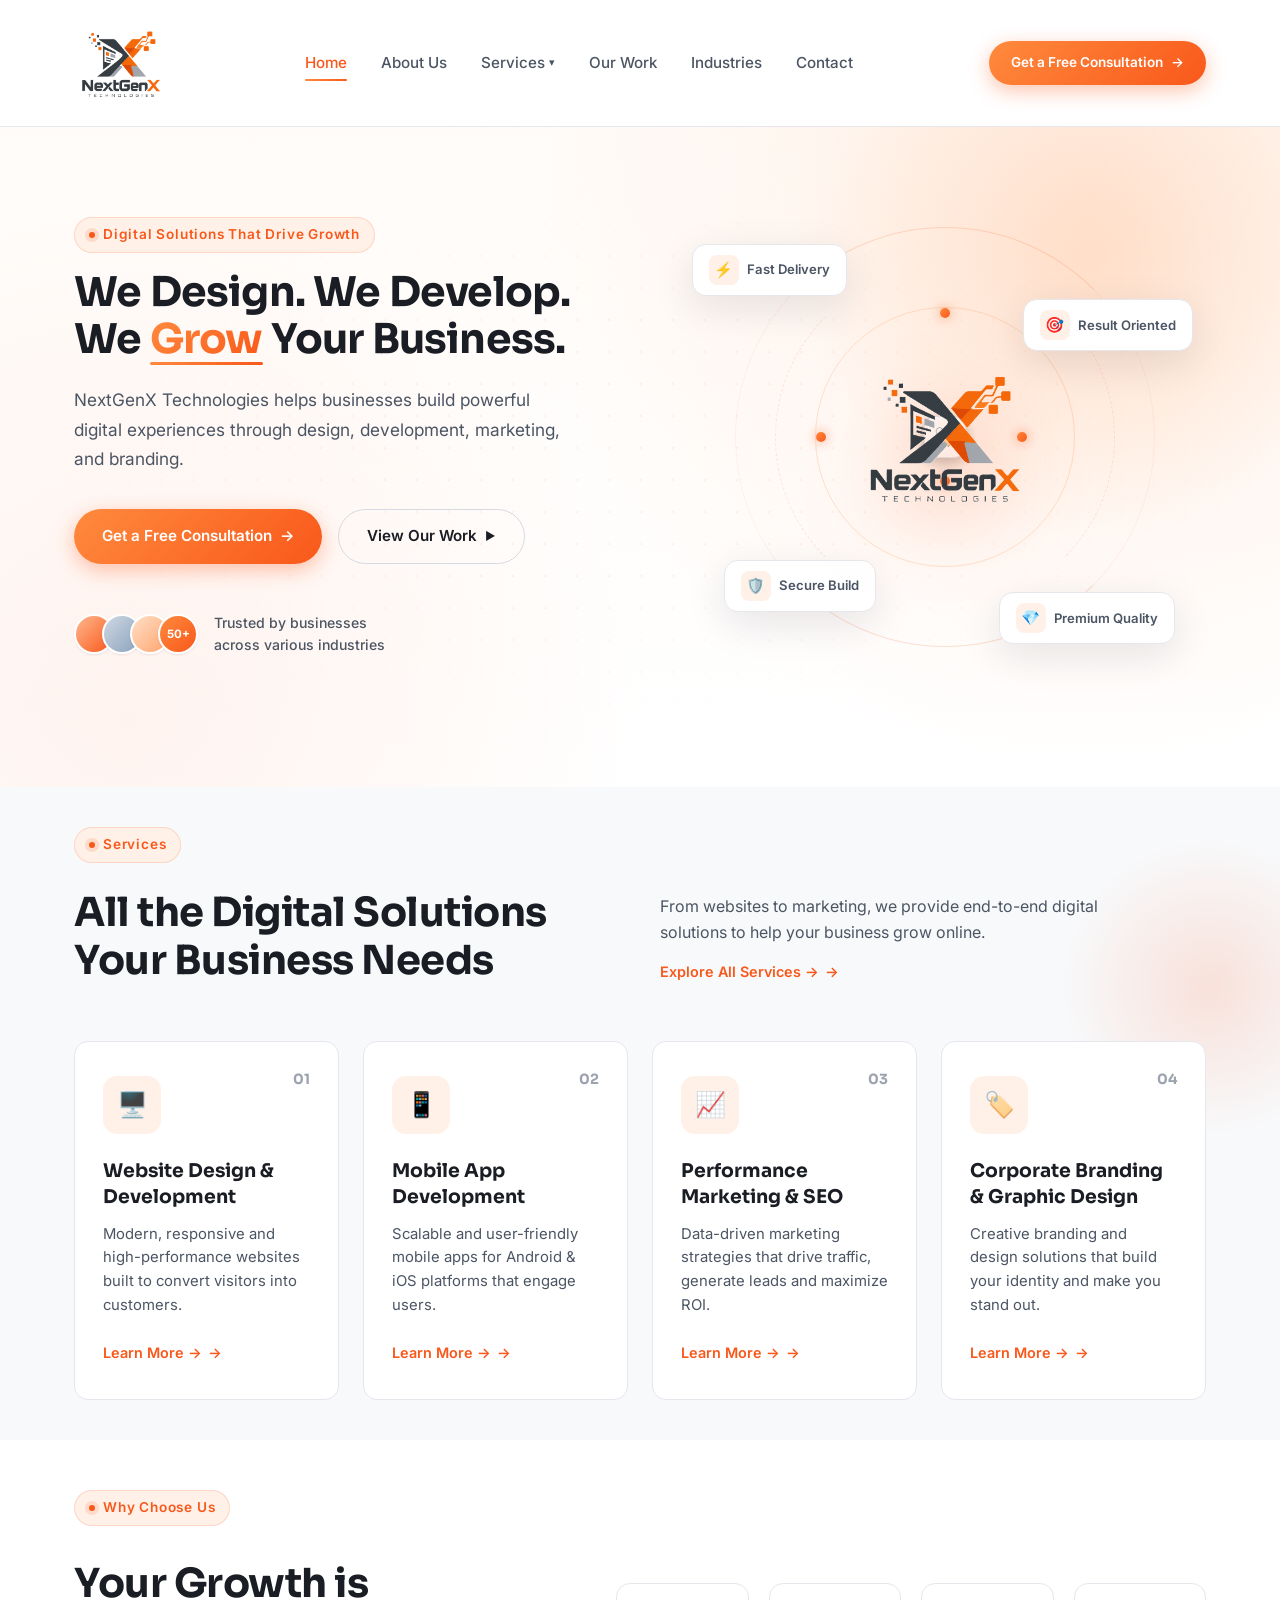
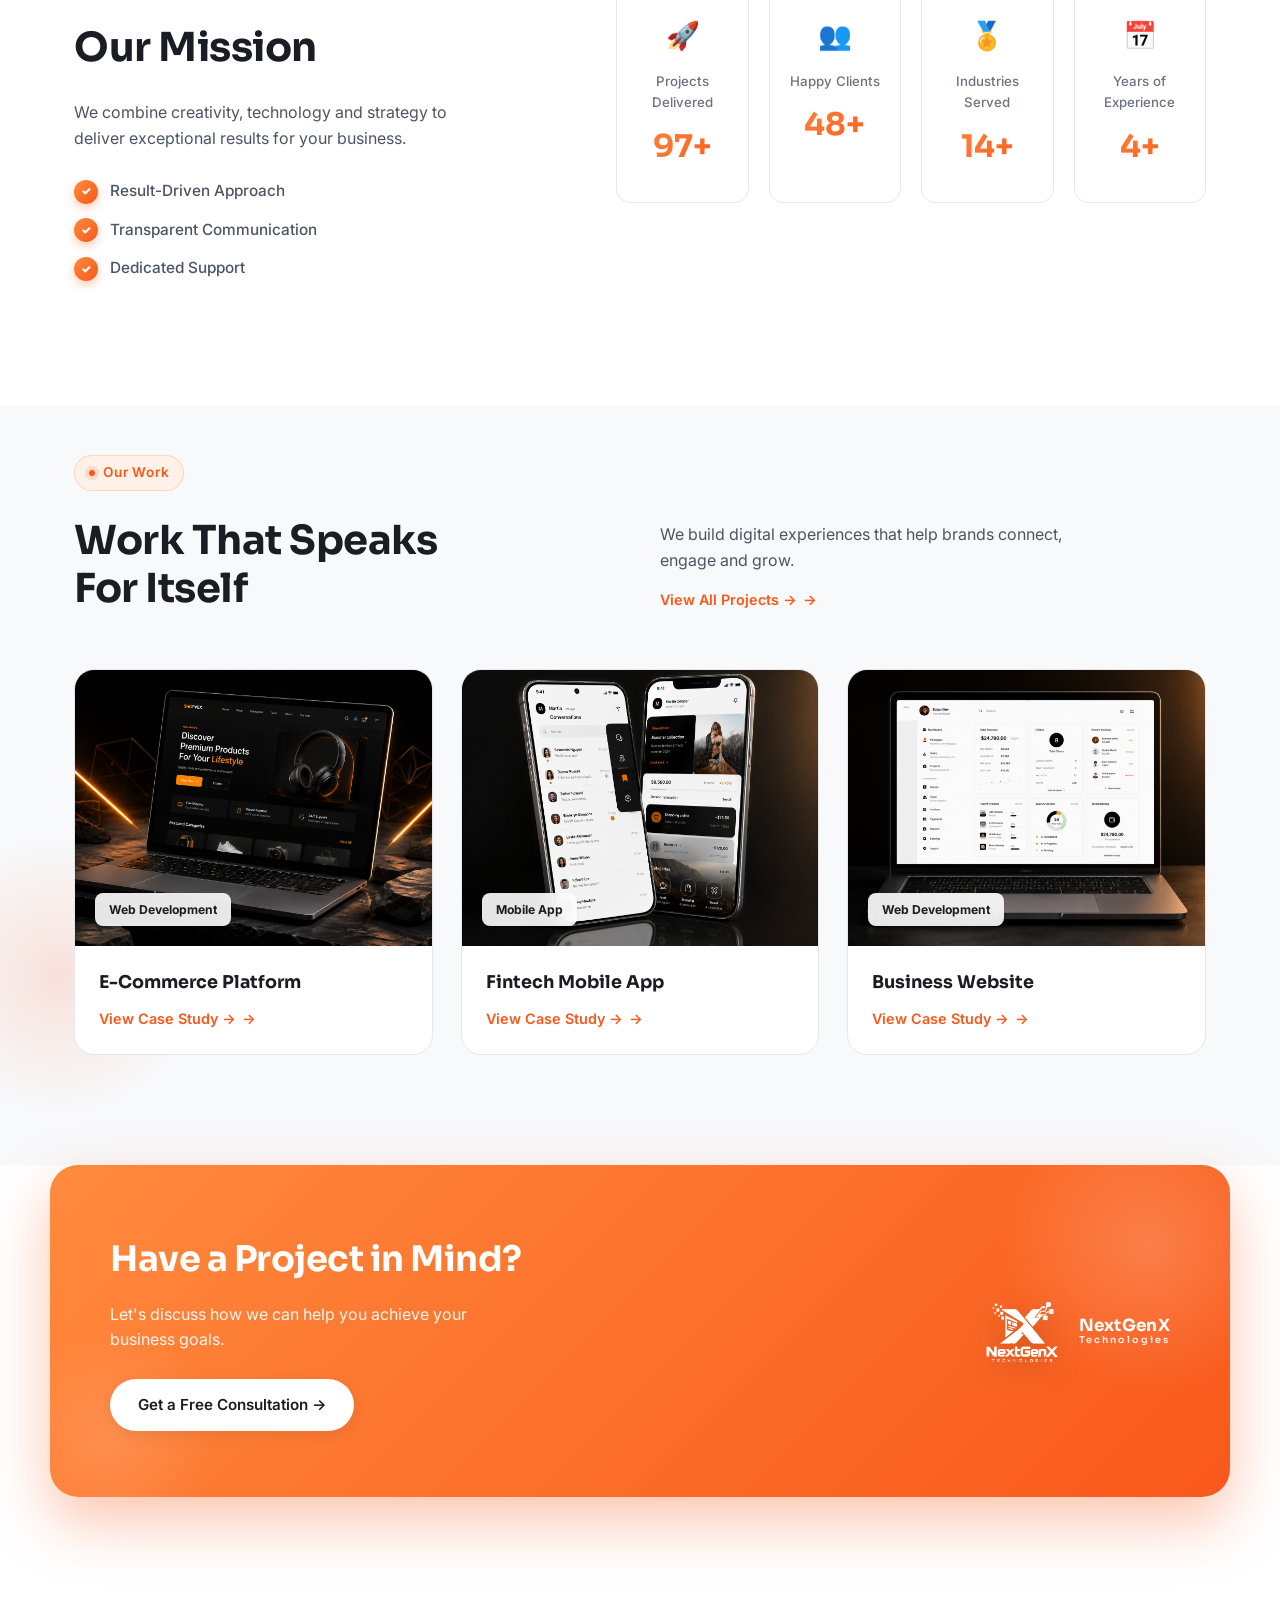
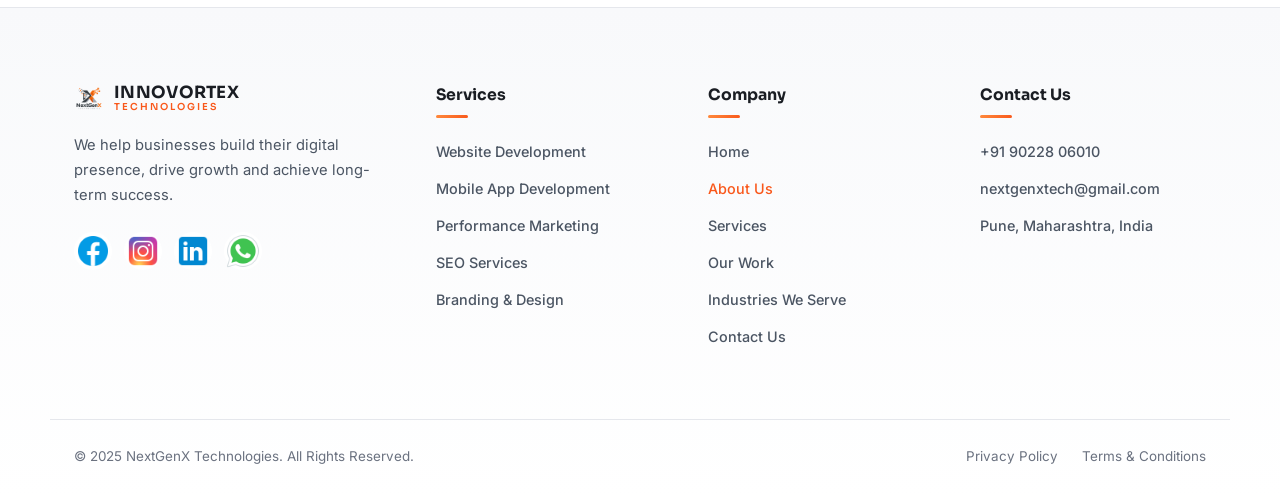
<file: index.html>
<!DOCTYPE html>
<html lang="en">
<head>
<meta charset="UTF-8">
<meta name="viewport" content="width=device-width, initial-scale=1.0">
<title>NextGenX Technologies — Digital Solutions That Drive Growth</title>
<link rel="preconnect" href="https://fonts.googleapis.com">
<link href="https://fonts.googleapis.com/css2?family=Sora:wght@400;500;600;700;800&family=Inter:wght@400;500;600&display=swap" rel="stylesheet">
<link rel="stylesheet" href="style.css">
</head>
<body>

<!-- ===== Header ===== -->
<header class="site-header" id="siteHeader">
  <div class="container header-inner">
    <a href="#" class="logo">
      <img src="assets/img/logo/nextgen.png" alt="NextGenX" class="logo-img">
    </a>

    <nav class="main-nav" id="mainNav">
      <a href="index.html" class="active">Home</a>
      <a href="about.html">About Us</a>
      <div class="nav-dropdown">
        <a href="services.html">Services <span class="caret">▾</span></a>
        <div class="dropdown-panel">
          <a href="services.html#service-web">Website Design &amp; Development</a>
          <a href="services.html#service-app">Mobile App Development</a>
          <a href="services.html#service-marketing">Performance Marketing &amp; SEO</a>
          <a href="services.html#service-brand">Corporate Branding &amp; Design</a>
        </div>
      </div>
      <a href="work.html">Our Work</a>
      <a href="industries.html">Industries</a>
      <a href="contact.html">Contact</a>
    </nav>

    <a href="contact.html#form" class="btn btn-primary btn-nav">Get a Free Consultation <span class="arrow">→</span></a>

    <button class="nav-toggle" id="navToggle" aria-label="Toggle menu">
      <span></span><span></span><span></span>
    </button>
  </div>
</header>

<!-- ===== Hero ===== -->
<section class="hero" id="home">
  <div class="hero-glow"></div>
  
  <div class="container hero-inner">
    <div class="hero-copy">
      <p class="eyebrow reveal">Digital Solutions That Drive Growth</p>
      <h1 class="reveal">We Design. We Develop.<br>We <span class="accent-text">Grow</span> Your Business.</h1>
      <p class="hero-sub reveal">NextGenX Technologies helps businesses build powerful digital experiences through design, development, marketing, and branding.</p>

      <div class="hero-cta reveal">
        <a href="#contact" class="btn btn-primary">Get a Free Consultation <span class="arrow">→</span></a>
        <a href="work.html" class="btn btn-outline">View Our Work <span class="play">▶</span></a>
      </div>

      <div class="hero-trust reveal">
        <div class="avatar-stack">
          <span class="avatar" style="background: linear-gradient(135deg,#ffb88f,#f9581b)"></span>
          <span class="avatar" style="background: linear-gradient(135deg,#cfd8e3,#8ba3bd)"></span>
          <span class="avatar" style="background: linear-gradient(135deg,#ffe0c8,#ffa46d)"></span>
          <span class="avatar avatar-count">50+</span>
        </div>
        <p>Trusted by businesses<br>across various industries</p>
      </div>
    </div>

    <div class="hero-visual reveal" style="order: 2;">
      <div class="hero-svg-wrap">

        <div class="ring-deco ring-1"></div>
        <div class="ring-deco ring-2"></div>
        <div class="ring-deco ring-3">
          <span class="ring-dot d1"></span>
          <span class="ring-dot d2"></span>
          <span class="ring-dot d3"></span>
          <span class="ring-dot d4"></span>
        </div>

        <div class="orbit-item o1">🖥️</div>
        <div class="orbit-item o2">📱</div>
        <div class="orbit-item o3">📈</div>
        <div class="orbit-item o4">🏷️</div>

        <img class="hero-logo-svg brand-logo-visual" src="assets/img/logo/nextgen.png" alt="Innovortex logo">

        <div class="float-badge fb1">
          <span class="badge-icon">⚡</span>
          <span>Fast Delivery</span>
        </div>
        <div class="float-badge fb2">
          <span class="badge-icon">🎯</span>
          <span>Result Oriented</span>
        </div>
        <div class="float-badge fb3">
          <span class="badge-icon">🛡️</span>
          <span>Secure Build</span>
        </div>
        <div class="float-badge fb4">
          <span class="badge-icon">💎</span>
          <span>Premium Quality</span>
        </div>

      </div>
    </div>
  </div>
</section>

<!-- ===== Logo strip ===== -->
<!-- <section class="logo-strip">
  <div class="container">
    <p class="strip-label">Trusted by businesses of all sizes</p>
    <div class="logo-row">
      <span class="logo-chip"><i class="dot"></i>Logoipsum</span>
      <span class="logo-chip"><i class="dot"></i>Logoipsum</span>
      <span class="logo-chip"><i class="dot"></i>Logoipsum</span>
      <span class="logo-chip"><i class="dot"></i>Logoipsum</span>
      <span class="logo-chip"><i class="dot"></i>Logoipsum</span>
    </div>
  </div>
</section> -->

<!-- ===== Services ===== -->
<section class="services" id="services">
  <div class="container">
    <div class="section-head">
      <div>
        <p class="eyebrow">Services</p>
        <h2>All the Digital Solutions<br>Your Business Needs</h2>
      </div>
      <div class="section-head-side">
        <p>From websites to marketing, we provide end-to-end digital solutions to help your business grow online.</p>
        <a href="#services" class="link-arrow">Explore All Services →</a>
      </div>
    </div>

    <div class="service-grid">
      <article class="service-card reveal-up">
        <span class="service-index">01</span>
        <div class="service-icon">🖥️</div>
        <h3>Website Design &amp; Development</h3>
        <p>Modern, responsive and high-performance websites built to convert visitors into customers.</p>
        <a href="#" class="link-arrow">Learn More →</a>
      </article>
      <article class="service-card reveal-up">
        <span class="service-index">02</span>
        <div class="service-icon">📱</div>
        <h3>Mobile App Development</h3>
        <p>Scalable and user-friendly mobile apps for Android &amp; iOS platforms that engage users.</p>
        <a href="#" class="link-arrow">Learn More →</a>
      </article>
      <article class="service-card reveal-up">
        <span class="service-index">03</span>
        <div class="service-icon">📈</div>
        <h3>Performance Marketing &amp; SEO</h3>
        <p>Data-driven marketing strategies that drive traffic, generate leads and maximize ROI.</p>
        <a href="#" class="link-arrow">Learn More →</a>
      </article>
      <article class="service-card reveal-up">
        <span class="service-index">04</span>
        <div class="service-icon">🏷️</div>
        <h3>Corporate Branding &amp; Graphic Design</h3>
        <p>Creative branding and design solutions that build your identity and make you stand out.</p>
        <a href="#" class="link-arrow">Learn More →</a>
      </article>
    </div>
  </div>
</section>

<!-- ===== Why choose us ===== -->
<section class="why" id="why">
  <div class="container why-inner">
    <div class="why-copy reveal-up">
      <p class="eyebrow">Why Choose Us</p>
      <h2>Your Growth is<br>Our Mission</h2>
      <p class="why-text">We combine creativity, technology and strategy to deliver exceptional results for your business.</p>
      <ul class="check-list">
        <li><span class="check">✓</span> Result-Driven Approach</li>
        <li><span class="check">✓</span> Transparent Communication</li>
        <li><span class="check">✓</span> Dedicated Support</li>
      </ul>
    </div>

    <div class="stat-grid reveal-up">
      <div class="stat-card">
        <div class="stat-icon">🚀</div>
        <p class="stat-label">Projects Delivered</p>
        <p class="stat-num" data-count="100">0+</p>
      </div>
      <div class="stat-card">
        <div class="stat-icon">👥</div>
        <p class="stat-label">Happy Clients</p>
        <p class="stat-num" data-count="50">0+</p>
      </div>
      <div class="stat-card">
        <div class="stat-icon">🏅</div>
        <p class="stat-label">Industries Served</p>
        <p class="stat-num" data-count="15">0+</p>
      </div>
      <div class="stat-card">
        <div class="stat-icon">📅</div>
        <p class="stat-label">Years of Experience</p>
        <p class="stat-num" data-count="5">0+</p>
      </div>
    </div>
  </div>
</section>

<!-- ===== Our Work ===== -->
<section class="work" id="work">
  <div class="container">
    <div class="section-head">
      <div>
        <p class="eyebrow">Our Work</p>
        <h2>Work That Speaks<br>For Itself</h2>
      </div>
      <div class="section-head-side">
        <p>We build digital experiences that help brands connect, engage and grow.</p>
        <a href="#" class="link-arrow">View All Projects →</a>
      </div>
    </div>

    <div class="work-grid">
      <article class="work-card reveal-up">
        <div class="work-thumb thumb-1">
          <span class="tag">Web Development</span>
        </div>
        <h3>E-Commerce Platform</h3>
        <a href="#" class="link-arrow">View Case Study →</a>
      </article>
      <article class="work-card reveal-up">
        <div class="work-thumb thumb-2">
          <span class="tag">Mobile App</span>
        </div>
        <h3>Fintech Mobile App</h3>
        <a href="#" class="link-arrow">View Case Study →</a>
      </article>
      <article class="work-card reveal-up">
        <div class="work-thumb thumb-3">
          <span class="tag">Web Development</span>
        </div>
        <h3>Business Website</h3>
        <a href="#" class="link-arrow">View Case Study →</a>
      </article>
    </div>
  </div>
</section>

<!-- ===== CTA Banner ===== -->
<section class="cta-banner" id="contact">
  <div class="container cta-inner reveal-up">
    <div>
      <h2>Have a Project in Mind?</h2>
      <p>Let's discuss how we can help you achieve your business goals.</p>
      <a href="contact.html" class="btn btn-light">Get a Free Consultation →</a>
    </div>
    <div class="cta-brand">
      <img class="brand-logo-cta" src="assets/img/logo/nextgen.png" alt="Innovortex logo">
      <span class="logo-text light">
        NextGenX
        <small>Technologies</small>
      </span>
    </div>
  </div>
</section>

<!-- ===== Footer ===== -->
<footer class="site-footer">
  <div class="container footer-grid">
    <div class="footer-brand">
      <a href="#" class="logo">
        <img class="footer-logo-img" src="assets/img/logo/nextgen.png" alt="Innovortex logo">
        <span class="logo-text">
          INNOVORTEX
          <small>TECHNOLOGIES</small>
        </span>
      </a>
      <p>We help businesses build their digital presence, drive growth and achieve long-term success.</p>
      <div class="social-row">
        <a href="#" aria-label="Facebook">
          <img src="assets/img/logo/icons8-facebook-48.png" alt="Facebook">
        </a>
        <a href="#" aria-label="Instagram">
          <img src="assets/img/logo/icons8-instagram-48.png" alt="Instagram">
        </a>
        <a href="#" aria-label="LinkedIn">
          <img src="assets/img/logo/icons8-linkedin-48.png" alt="LinkedIn">
        </a>
        <a href="#" aria-label="WhatsApp">
          <img src="assets/img/logo/icons8-whatsapp-48.png" alt="WhatsApp">
        </a>
      </div>
    </div>

    <div class="footer-col">
      <h4>Services</h4>
      <a href="services.html#service-web">Website Development</a>
      <a href="services.html#service-app">Mobile App Development</a>
      <a href="services.html#service-marketing">Performance Marketing</a>
      <a href="services.html#service-marketing">SEO Services</a>
      <a href="services.html#service-brand">Branding &amp; Design</a>
    </div>

    <div class="footer-col">
      <h4>Company</h4>
      <a href="index.html">Home</a>
      <a href="about.html" class="active">About Us</a>
      <a href="services.html">Services</a>
      <a href="work.html">Our Work</a>
      <a href="industries.html">Industries We Serve</a>
      <a href="contact.html">Contact Us</a>
    </div>

    <div class="footer-col">
      <h4>Contact Us</h4>
      <a href="tel:+919545410305">+91 90228 06010</a>
      <a href="mailto:nextgenxtech@gmail.com">nextgenxtech@gmail.com</a>
      <span>Pune, Maharashtra, India</span>
    </div>
  </div>

  <div class="container footer-bottom">
    <p>© 2025 NextGenX Technologies. All Rights Reserved.</p>
    <div>
      <a href="#">Privacy Policy</a>
      <a href="#">Terms &amp; Conditions</a>
    </div>
  </div>
</footer>

<script src="script.js"></script>
</body>
</html>
</file>
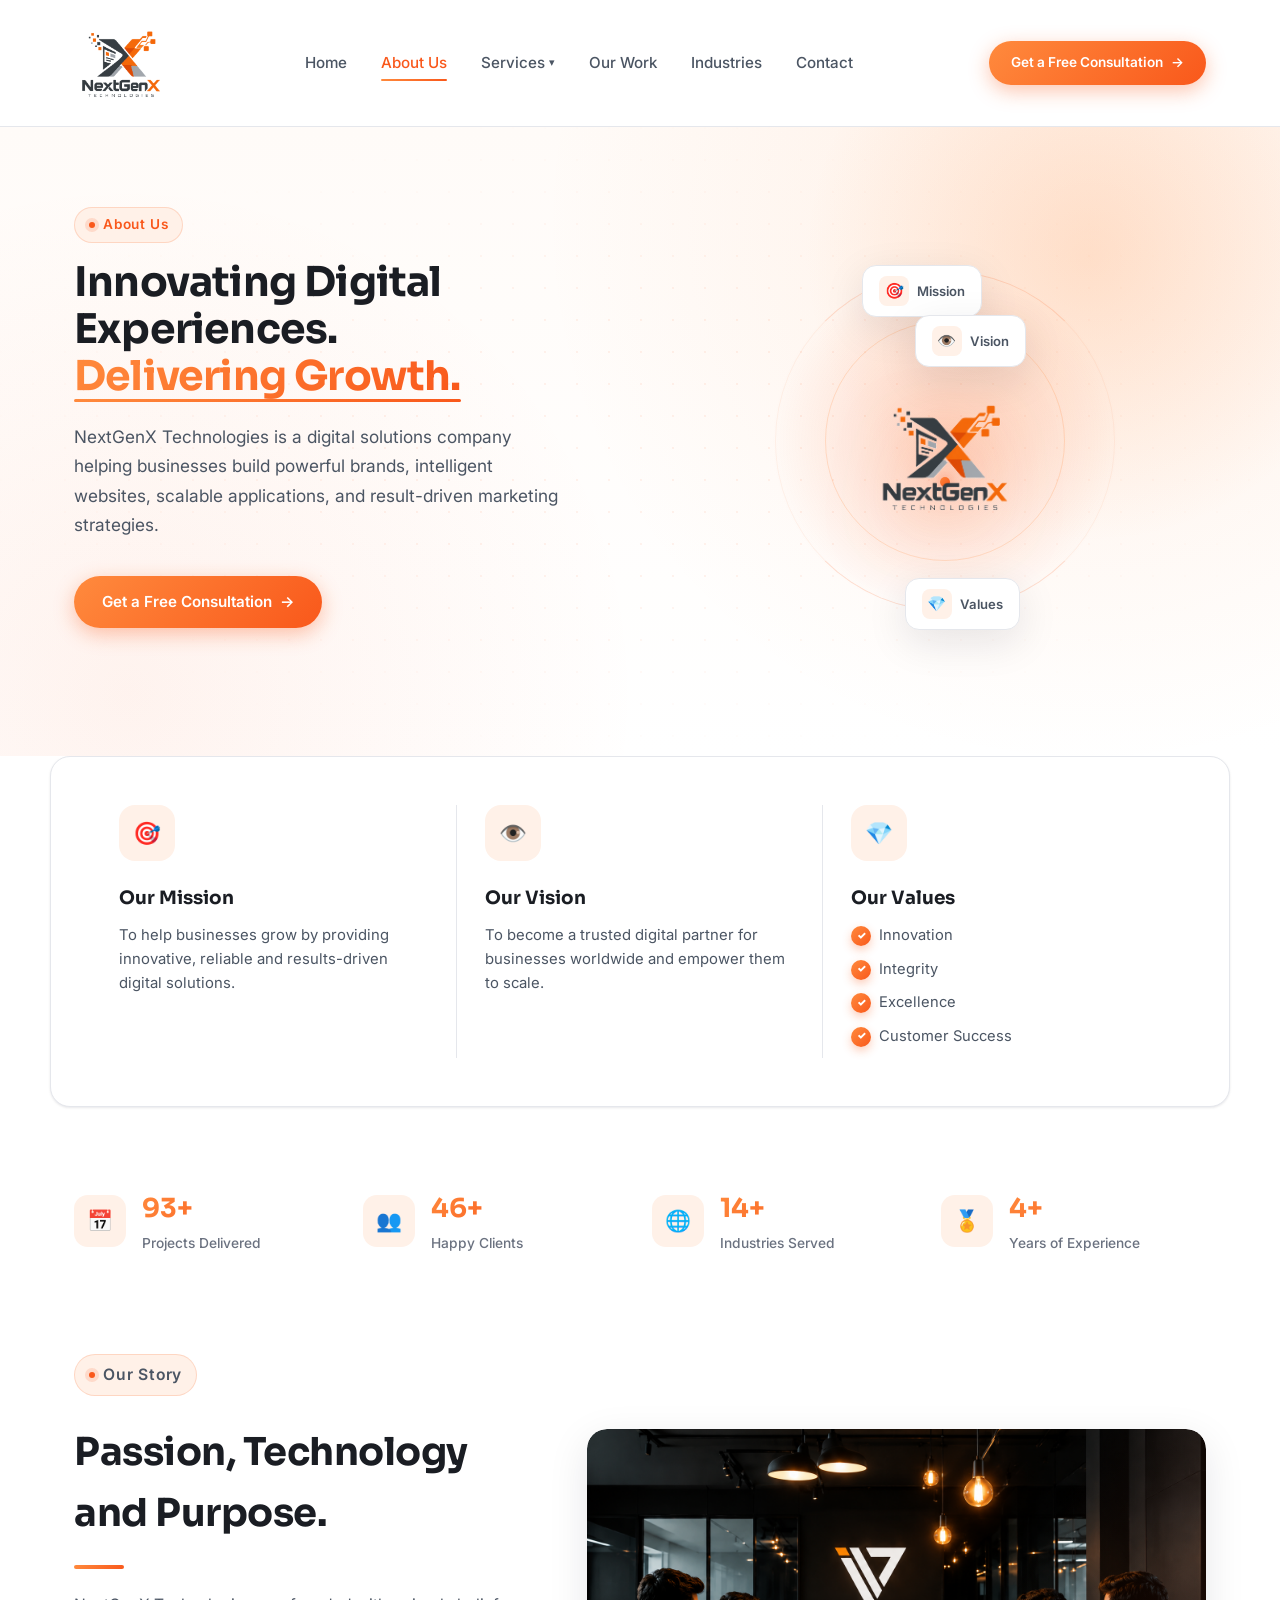
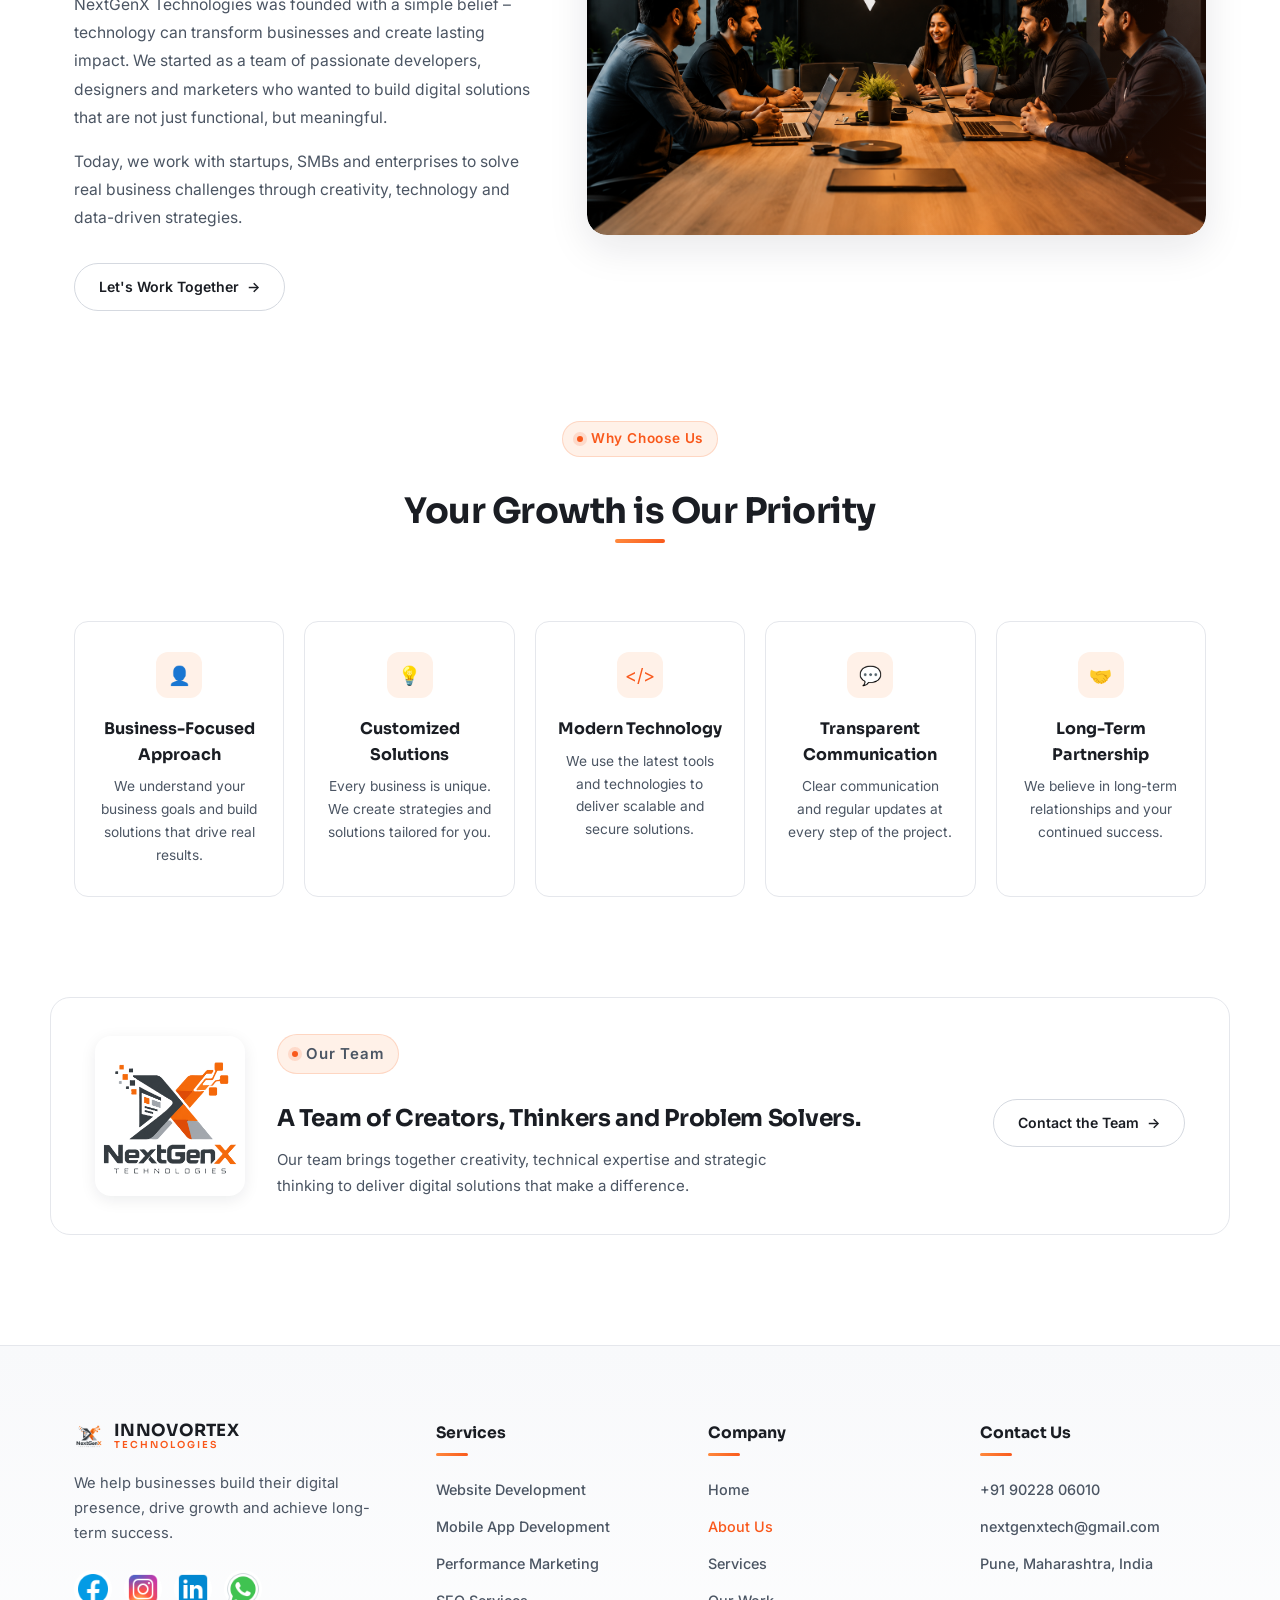
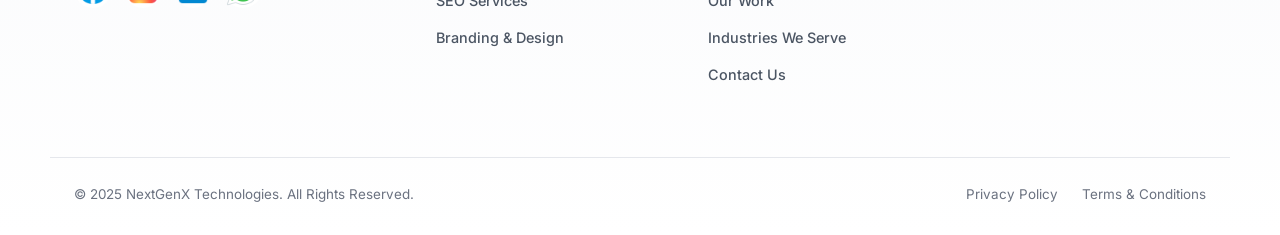
<file: about.html>
<!DOCTYPE html>
<html lang="en">
<head>
<meta charset="UTF-8">
<meta name="viewport" content="width=device-width, initial-scale=1.0">
<title>About Us — NextGenX Technologies</title>
<link rel="preconnect" href="https://fonts.googleapis.com">
<link href="https://fonts.googleapis.com/css2?family=Sora:wght@400;500;600;700;800&family=Inter:wght@400;500;600&display=swap" rel="stylesheet">
<link rel="stylesheet" href="style.css">
</head>
<body>

<!-- ===== Header ===== -->
<header class="site-header" id="siteHeader">
  <div class="container header-inner">
    <a href="index.html" class="logo">
      <img src="assets/img/logo/nextgen.png" alt="NextGenX Technologies Logo" class="logo-img">
      
    </a>

    <nav class="main-nav" id="mainNav">
      <a href="index.html">Home</a>
      <a href="about.html" class="active">About Us</a>
      <div class="nav-dropdown">
        <a href="services.html">Services <span class="caret">▾</span></a>
        <div class="dropdown-panel">
          <a href="services.html#service-web">Website Design &amp; Development</a>
          <a href="services.html#service-app">Mobile App Development</a>
          <a href="services.html#service-marketing">Performance Marketing &amp; SEO</a>
          <a href="services.html#service-brand">Corporate Branding &amp; Design</a>
        </div>
      </div>
      <a href="work.html">Our Work</a>
      <a href="industries.html">Industries</a>
      <a href="contact.html">Contact</a>
    </nav>

    <a href="contact.html#form" class="btn btn-primary btn-nav">Get a Free Consultation <span class="arrow">→</span></a>

    <button class="nav-toggle" id="navToggle" aria-label="Toggle menu">
      <span></span><span></span><span></span>
    </button>
  </div>
</header>

<!-- ===== About Hero ===== -->
<section class="hero about-hero" id="about-top">
  <div class="hero-glow"></div>
  <div class="container hero-inner">
    <div class="hero-copy">
      <p class="eyebrow reveal">About Us</p>
      <h1 class="reveal">Innovating Digital Experiences.<br><span class="accent-text">Delivering Growth.</span></h1>
      <p class="hero-sub reveal">NextGenX Technologies is a digital solutions company helping businesses build powerful brands, intelligent websites, scalable applications, and result-driven marketing strategies.</p>
      <div class="hero-cta reveal">
        <a href="index.html#contact" class="btn btn-primary">Get a Free Consultation <span class="arrow">→</span></a>
      </div>
    </div>

    <div class="hero-visual reveal" style="order: 2;">
      <div class="about-visual">
        <div class="podium-glow"></div>
        <img class="podium-logo brand-logo-visual" src="assets/img/logo/nextgen.png" alt="Innovortex logo">
        

        <div class="ring-deco ring-1" style="width:340px;height:340px;"></div>
        <div class="ring-deco ring-3" style="width:240px;height:240px;">
          <span class="ring-dot d1"></span>
          <span class="ring-dot d3"></span>
        </div>

        <div class="float-badge fb1">
          <span class="badge-icon">🎯</span>
          <span>Mission</span>
        </div>
        <div class="float-badge fb2">
          <span class="badge-icon">👁️</span>
          <span>Vision</span>
        </div>
        <div class="float-badge fb4">
          <span class="badge-icon">💎</span>
          <span>Values</span>
        </div>
      </div>
    </div>

   
  </div>
</section>

<!-- ===== Mission / Vision / Values ===== -->
<section class="mvv">
  <div class="container mvv-grid">
    <div class="mvv-card reveal-up">
      <div class="mvv-icon">🎯</div>
      <h3>Our Mission</h3>
      <p>To help businesses grow by providing innovative, reliable and results-driven digital solutions.</p>
    </div>
    <div class="mvv-card reveal-up">
      <div class="mvv-icon">👁️</div>
      <h3>Our Vision</h3>
      <p>To become a trusted digital partner for businesses worldwide and empower them to scale.</p>
    </div>
    <div class="mvv-card mvv-values reveal-up">
      <div class="mvv-icon">💎</div>
      <h3>Our Values</h3>
      <ul class="value-list">
        <li><span class="check">✓</span> Innovation</li>
        <li><span class="check">✓</span> Integrity</li>
        <li><span class="check">✓</span> Excellence</li>
        <li><span class="check">✓</span> Customer Success</li>
      </ul>
    </div>
  </div>
</section>

<!-- ===== Stats bar ===== -->
<section class="stats-bar">
  <div class="container stats-bar-inner">
    <div class="stat-item reveal-up">
      <span class="stat-item-icon">📅</span>
      <div>
        <p class="stat-num" data-count="100">0+</p>
        <p class="stat-item-label">Projects Delivered</p>
      </div>
    </div>
    <div class="stat-item reveal-up">
      <span class="stat-item-icon">👥</span>
      <div>
        <p class="stat-num" data-count="50">0+</p>
        <p class="stat-item-label">Happy Clients</p>
      </div>
    </div>
    <div class="stat-item reveal-up">
      <span class="stat-item-icon">🌐</span>
      <div>
        <p class="stat-num" data-count="15">0+</p>
        <p class="stat-item-label">Industries Served</p>
      </div>
    </div>
    <div class="stat-item reveal-up">
      <span class="stat-item-icon">🏅</span>
      <div>
        <p class="stat-num" data-count="5">0+</p>
        <p class="stat-item-label">Years of Experience</p>
      </div>
    </div>
  </div>
</section>

<!-- ===== Our Story ===== -->
<section class="story">
  <div class="container story-inner">
    <div class="story-copy reveal-up">
      <p class="eyebrow">Our Story</p>
      <h2>Passion, Technology<br>and Purpose.</h2>
      <div class="story-rule"></div>
      <p>NextGenX Technologies was founded with a simple belief – technology can transform businesses and create lasting impact. We started as a team of passionate developers, designers and marketers who wanted to build digital solutions that are not just functional, but meaningful.</p>
      <p>Today, we work with startups, SMBs and enterprises to solve real business challenges through creativity, technology and data-driven strategies.</p>
      <a href="contact.html#form" class="btn btn-outline btn-small">Let's Work Together <span class="arrow">→</span></a>
    </div>

    <div class="story-image reveal-up">
      <div class="photo-frame photo-team">
       <img src="assets/img/meeting.png" alt="Our Team Photo">
      </div>
    </div>
  </div>
</section>

<!-- ===== Why choose us ===== -->
<section class="why-us">
  <div class="container">
    <div class="center-head reveal-up">
      <p class="eyebrow">Why Choose Us</p>
      <h2>Your Growth is Our Priority</h2>
      <div class="story-rule center"></div>
    </div>

    <div class="why-grid">
      <article class="why-card reveal-up">
        <div class="why-icon">👤</div>
        <h3>Business-Focused Approach</h3>
        <p>We understand your business goals and build solutions that drive real results.</p>
      </article>
      <article class="why-card reveal-up">
        <div class="why-icon">💡</div>
        <h3>Customized Solutions</h3>
        <p>Every business is unique. We create strategies and solutions tailored for you.</p>
      </article>
      <article class="why-card reveal-up">
        <div class="why-icon">&lt;/&gt;</div>
        <h3>Modern Technology</h3>
        <p>We use the latest tools and technologies to deliver scalable and secure solutions.</p>
      </article>
      <article class="why-card reveal-up">
        <div class="why-icon">💬</div>
        <h3>Transparent Communication</h3>
        <p>Clear communication and regular updates at every step of the project.</p>
      </article>
      <article class="why-card reveal-up">
        <div class="why-icon">🤝</div>
        <h3>Long-Term Partnership</h3>
        <p>We believe in long-term relationships and your continued success.</p>
      </article>
    </div>
  </div>
</section>

<!-- ===== Our Team CTA ===== -->
<section class="team-cta">
  <div class="container team-cta-inner reveal-up">
    <div class="team-photo">
      <img src="assets/img/logo/nextgen.png" alt="Our Team Photo" >
    </div>
    <div class="team-copy">
      <p class="eyebrow">Our Team</p>
      <h2>A Team of Creators, Thinkers and Problem Solvers.</h2>
      <p>Our team brings together creativity, technical expertise and strategic thinking to deliver digital solutions that make a difference.</p>
    </div>
    <a href="contact.html" class="btn btn-outline btn-small team-btn">Contact the Team <span class="arrow">→</span></a>
  </div>
</section>

<!-- ===== Footer ===== -->
<footer class="site-footer">
  <div class="container footer-grid">
    <div class="footer-brand">
      <a href="index.html" class="logo">
        <img class="footer-logo-img" src="assets/img/logo/nextgen.png" alt="Innovortex logo">
        <span class="logo-text">
          INNOVORTEX
          <small>TECHNOLOGIES</small>
        </span>
      </a>
      <p>We help businesses build their digital presence, drive growth and achieve long-term success.</p>
      <div class="social-row">
        <a href="#" aria-label="Facebook">
          <img src="assets/img/logo/icons8-facebook-48.png" alt="Facebook">
        </a>
        <a href="#" aria-label="Instagram">
          <img src="assets/img/logo/icons8-instagram-48.png" alt="Instagram">
        </a>
        <a href="#" aria-label="LinkedIn">
          <img src="assets/img/logo/icons8-linkedin-48.png" alt="LinkedIn">
        </a>
        <a href="#" aria-label="WhatsApp">
          <img src="assets/img/logo/icons8-whatsapp-48.png" alt="WhatsApp">
        </a>
      </div>
    </div>

    <div class="footer-col">
      <h4>Services</h4>
      <a href="services.html#service-web">Website Development</a>
      <a href="services.html#service-app">Mobile App Development</a>
      <a href="services.html#service-marketing">Performance Marketing</a>
      <a href="services.html#service-marketing">SEO Services</a>
      <a href="services.html#service-brand">Branding &amp; Design</a>
    </div>

    <div class="footer-col">
      <h4>Company</h4>
      <a href="index.html">Home</a>
      <a href="about.html" class="active">About Us</a>
      <a href="services.html">Services</a>
      <a href="work.html">Our Work</a>
      <a href="industries.html">Industries We Serve</a>
      <a href="contact.html">Contact Us</a>
    </div>

    <div class="footer-col">
      <h4>Contact Us</h4>
      <a href="tel:+919545410305">+91 90228 06010</a>
      <a href="mailto:nextgenxtech@gmail.com">nextgenxtech@gmail.com</a>
      <span>Pune, Maharashtra, India</span>
    </div>
  </div>

  <div class="container footer-bottom">
    <p>© 2025 NextGenX Technologies. All Rights Reserved.</p>
    <div>
      <a href="#">Privacy Policy</a>
      <a href="#">Terms &amp; Conditions</a>
    </div>
  </div>
</footer>

<script src="script.js"></script>
</body>
</html>
</file>
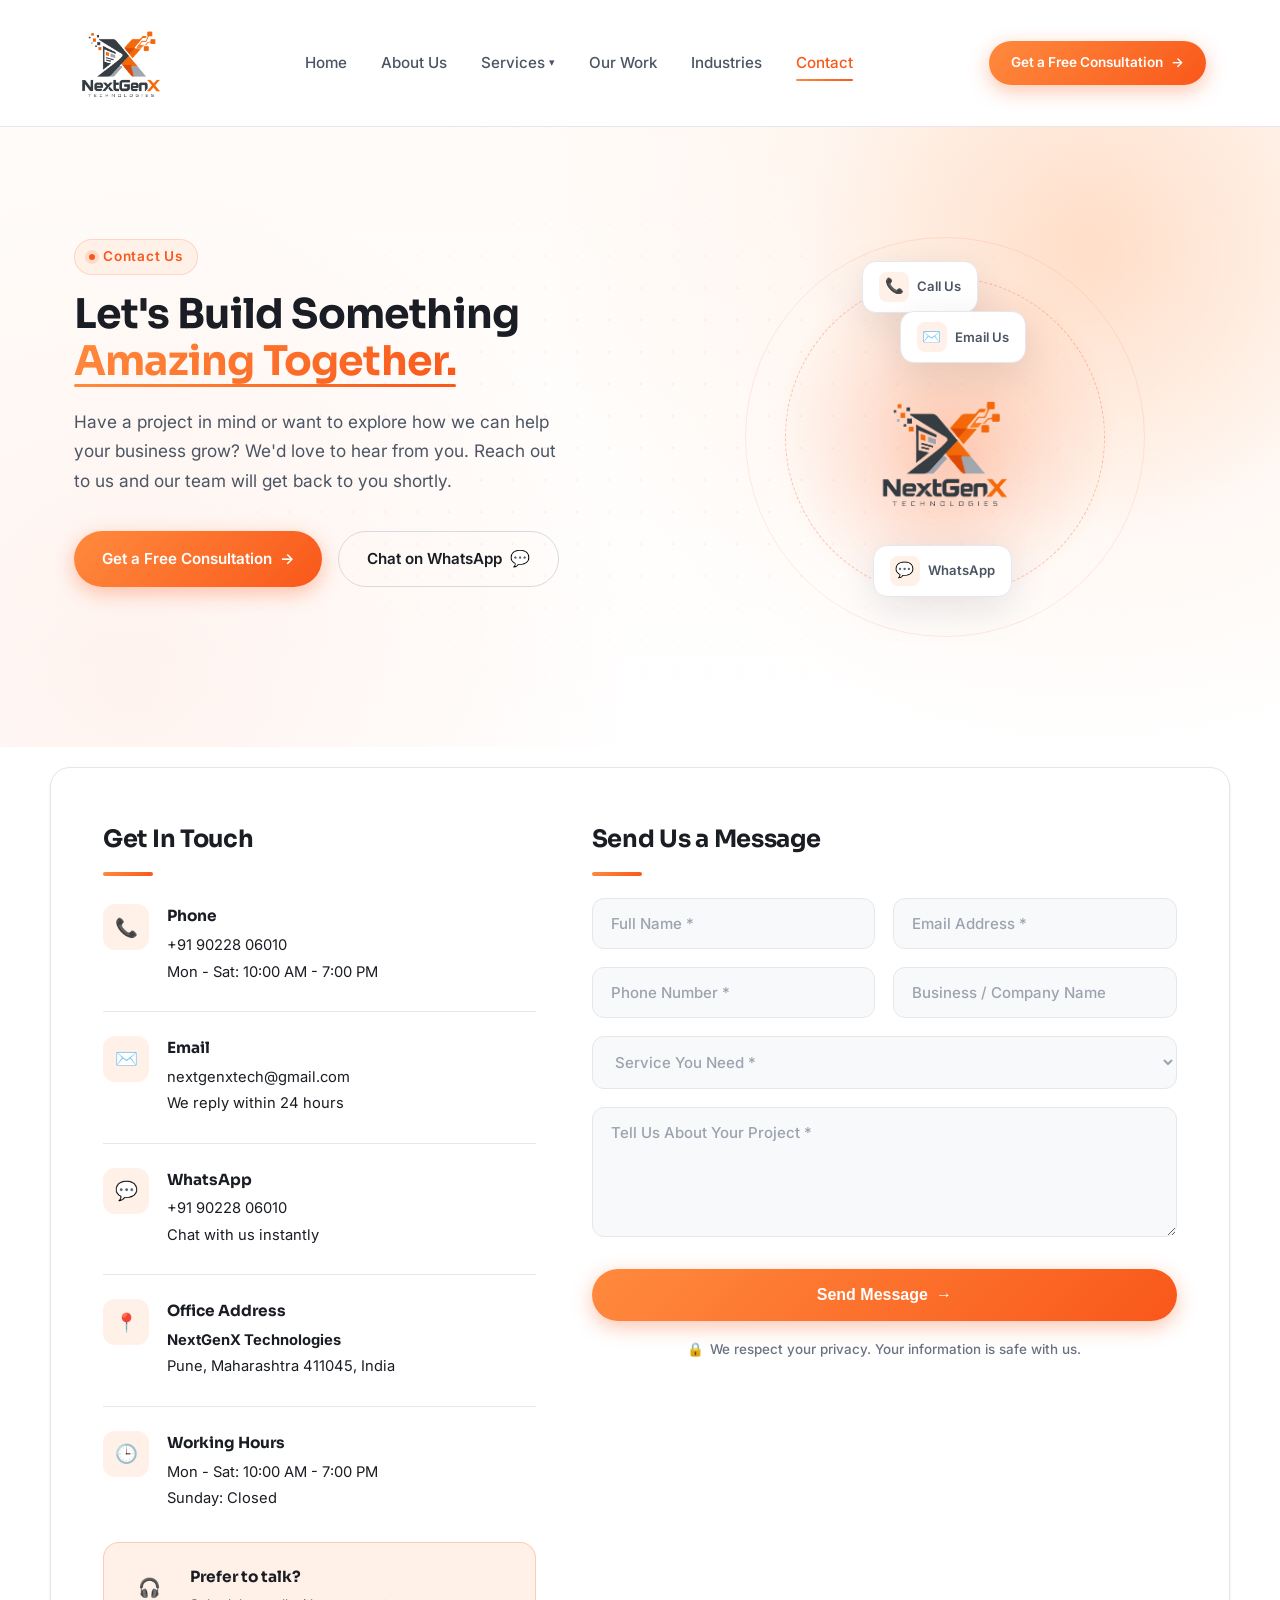
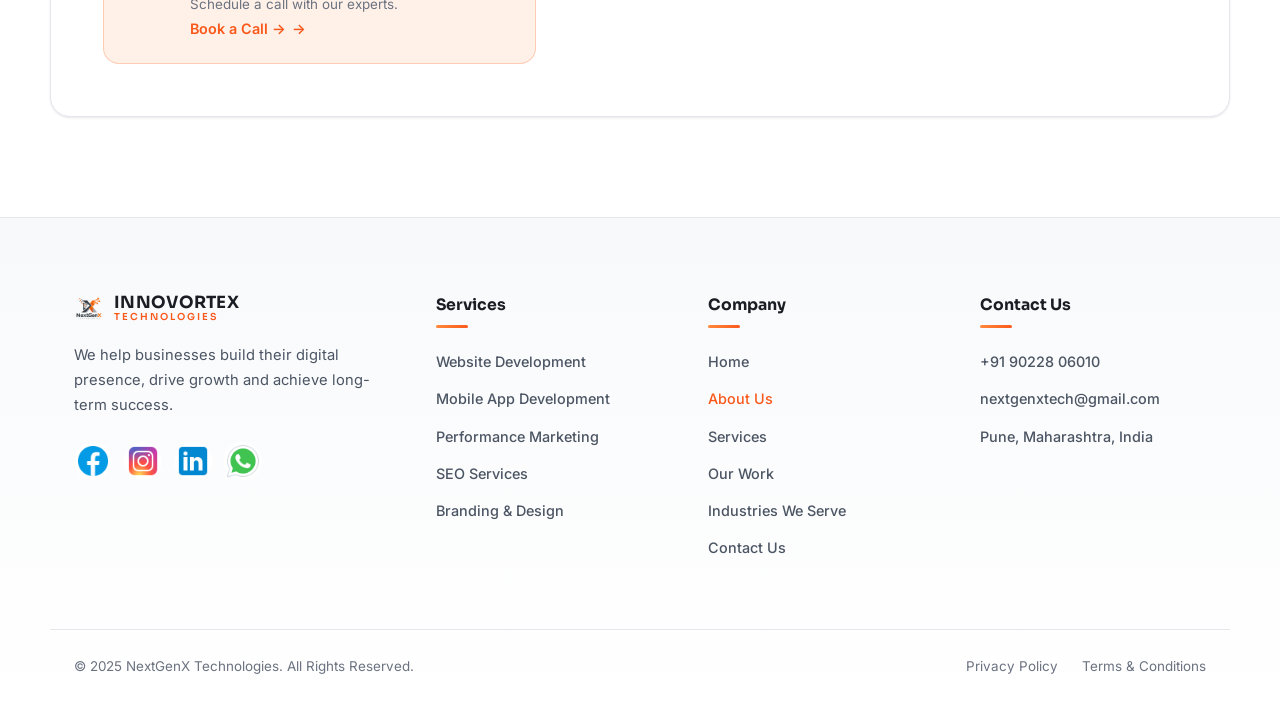
<file: contact.html>
<!DOCTYPE html>
<html lang="en">
<head>
<meta charset="UTF-8">
<meta name="viewport" content="width=device-width, initial-scale=1.0">
<title>Contact Us — NextGenX Technologies</title>
<link rel="preconnect" href="https://fonts.googleapis.com">
<link href="https://fonts.googleapis.com/css2?family=Sora:wght@400;500;600;700;800&family=Inter:wght@400;500;600&display=swap" rel="stylesheet">
<link rel="stylesheet" href="style.css">
</head>
<body>

<!-- ===== Header ===== -->
<header class="site-header" id="siteHeader">
  <div class="container header-inner">
    <a href="index.html" class="logo">
      <img src="assets/img/logo/nextgen.png" alt="NextGenX Technologies Logo" class="logo-img">
      
    </a>

    <nav class="main-nav" id="mainNav">
      <a href="index.html">Home</a>
      <a href="about.html">About Us</a>
      <div class="nav-dropdown">
        <a href="services.html">Services <span class="caret">▾</span></a>
        <div class="dropdown-panel">
          <a href="services.html#service-web">Website Design &amp; Development</a>
          <a href="services.html#service-app">Mobile App Development</a>
          <a href="services.html#service-marketing">Performance Marketing &amp; SEO</a>
          <a href="services.html#service-brand">Corporate Branding &amp; Design</a>
        </div>
      </div>
      <a href="work.html">Our Work</a>
      <a href="industries.html">Industries</a>
      <a href="contact.html" class="active">Contact</a>
    </nav>

    <a href="contact.html#form" class="btn btn-primary btn-nav">Get a Free Consultation <span class="arrow">→</span></a>

    <button class="nav-toggle" id="navToggle" aria-label="Toggle menu">
      <span></span><span></span><span></span>
    </button>
  </div>
</header>

<!-- ===== Contact Hero ===== -->
<section class="hero about-hero" id="contact-top">
  <div class="hero-glow"></div>
  <div class="container hero-inner">
    <div class="hero-copy">
      <p class="eyebrow reveal">Contact Us</p>
      <h1 class="reveal">Let's Build Something<br><span class="accent-text">Amazing Together.</span></h1>
      <p class="hero-sub reveal">Have a project in mind or want to explore how we can help your business grow? We'd love to hear from you. Reach out to us and our team will get back to you shortly.</p>
      <div class="hero-cta reveal">
        <a href="#form" class="btn btn-primary">Get a Free Consultation <span class="arrow">→</span></a>
        <a href="https://wa.me/919545410305" target="_blank" rel="noopener" class="btn btn-outline">Chat on WhatsApp <span class="wa-icon">💬</span></a>
      </div>
    </div>

    <div class="hero-visual reveal" style="order: 2;">
      <div class="about-visual">
        <div class="podium-ring r2"></div>
        <div class="podium-ring"></div>
        <div class="podium-glow"></div>

        <img class="podium-logo brand-logo-visual" src="assets/img/logo/nextgen.png" alt="Innovortex logo">
        

        <div class="float-badge fb1">
          <span class="badge-icon">📞</span>
          <span>Call Us</span>
        </div>
        <div class="float-badge fb2">
          <span class="badge-icon">✉️</span>
          <span>Email Us</span>
        </div>
        <div class="float-badge fb3">
          <span class="badge-icon">💬</span>
          <span>WhatsApp</span>
        </div>
      </div>
    </div>
    
  </div>
</section>

<!-- ===== Get In Touch + Form ===== -->
<section class="contact-main" id="form">
  <div class="container contact-panel reveal-up">

    <div class="touch-col">
      <h2>Get In Touch</h2>
      <div class="story-rule"></div>

      <ul class="touch-list">
        <li>
          <span class="touch-icon">📞</span>
          <div>
            <h4>Phone</h4>
            <p><a href="tel:+919545410305">+91 90228 06010</a></p>
            <p class="touch-sub">Mon - Sat: 10:00 AM - 7:00 PM</p>
          </div>
        </li>
        <li>
          <span class="touch-icon">✉️</span>
          <div>
            <h4>Email</h4>
            <p><a href="mailto:nextgenxtech@gmail.com">nextgenxtech@gmail.com</a></p>
            <p class="touch-sub">We reply within 24 hours</p>
          </div>
        </li>
        <li>
          <span class="touch-icon">💬</span>
          <div>
            <h4>WhatsApp</h4>
            <p><a href="https://wa.me/9545410305" target="_blank" rel="noopener">+91 90228 06010</a></p>
            <p class="touch-sub">Chat with us instantly</p>
          </div>
        </li>
        <li>
          <span class="touch-icon">📍</span>
          <div>
            <h4>Office Address</h4>
            <p><strong>NextGenX Technologies</strong></p>
            <p class="touch-sub">Pune, Maharashtra 411045, India</p>
          </div>
        </li>
        <li>
          <span class="touch-icon">🕒</span>
          <div>
            <h4>Working Hours</h4>
            <p class="touch-sub">Mon - Sat: 10:00 AM - 7:00 PM</p>
            <p class="touch-sub">Sunday: Closed</p>
          </div>
        </li>
      </ul>

      <div class="call-card">
        <span class="touch-icon">🎧</span>
        <div>
          <h4>Prefer to talk?</h4>
          <p class="touch-sub">Schedule a call with our experts.</p>
          <a href="#" class="link-arrow">Book a Call →</a>
        </div>
      </div>
    </div>

    <div class="form-col">
      <h2>Send Us a Message</h2>
      <div class="story-rule"></div>

      <form id="contactForm" novalidate>
        <div class="form-row">
          <div class="field">
            <input type="text" id="fullName" name="fullName" placeholder="Full Name *" required>
            <span class="field-error">Please enter your name.</span>
          </div>
          <div class="field">
            <input type="email" id="email" name="email" placeholder="Email Address *" required>
            <span class="field-error">Please enter a valid email.</span>
          </div>
        </div>

        <div class="form-row">
          <div class="field">
            <input type="tel" id="phone" name="phone" placeholder="Phone Number *" required>
            <span class="field-error">Please enter your phone number.</span>
          </div>
          <div class="field">
            <input type="text" id="company" name="company" placeholder="Business / Company Name">
          </div>
        </div>

        <div class="field">
          <select id="service" name="service" required>
            <option value="" disabled selected>Service You Need *</option>
            <option value="website">Website Design &amp; Development</option>
            <option value="app">Mobile App Development</option>
            <option value="marketing">Performance Marketing &amp; SEO</option>
            <option value="branding">Corporate Branding &amp; Design</option>
            <option value="other">Something Else</option>
          </select>
          <span class="field-error">Please select a service.</span>
        </div>

        <div class="field">
          <textarea id="message" name="message" rows="5" placeholder="Tell Us About Your Project *" required></textarea>
          <span class="field-error">Please tell us a bit about your project.</span>
        </div>

        <button type="submit" class="btn btn-primary btn-submit">
          <span class="btn-label">Send Message</span> <span class="arrow">→</span>
        </button>

        <p class="privacy-note"><span class="lock">🔒</span> We respect your privacy. Your information is safe with us.</p>

        <p class="form-success" id="formSuccess" hidden>✓ Thanks! Your message has been sent — we'll get back to you within 24 hours.</p>
      </form>
    </div>

  </div>
</section>

<!-- ===== Map ===== -->
<!-- <section class="map-section">
  <div class="container map-wrap reveal-up">
    <div class="map-card">
      <h3>NextGenX Technologies</h3>
      <p>123, Business Hub, Baner,<br>Pune, Maharashtra 411045, India</p>
      <a href="https://maps.google.com/?q=Baner,Pune" target="_blank" rel="noopener" class="link-arrow">View on Google Maps →</a>
    </div>
    <div class="map-visual" aria-hidden="true">
      <svg viewBox="0 0 800 320" xmlns="http://www.w3.org/2000/svg" class="map-svg">
        <rect width="800" height="320" fill="#14151a"/>
        <path d="M0 250 L250 210 L340 130 L460 90 L800 40" stroke="#2a2c33" stroke-width="10"/>
        <path d="M120 320 L200 180 L260 60" stroke="#2a2c33" stroke-width="6"/>
        <path d="M500 320 L560 200 L620 20" stroke="#2a2c33" stroke-width="6"/>
        <path d="M0 120 L300 150 L800 200" stroke="#2a2c33" stroke-width="4"/>
        <circle cx="400" cy="160" r="80" fill="#1c3323" opacity="0.4"/>
        <text x="640" y="70" fill="#5a5c66" font-size="13" font-family="Inter, sans-serif" transform="rotate(-12 640 70)">Mumbai - Bengaluru Hwy</text>
        <text x="120" y="230" fill="#5a5c66" font-size="12" font-family="Inter, sans-serif" transform="rotate(-70 120 230)">Baner Rd</text>
        <text x="330" y="200" fill="#5a5c66" font-size="12" font-family="Inter, sans-serif">Baner Hill</text>
        <text x="700" y="120" fill="#5a5c66" font-size="12" font-family="Inter, sans-serif">Orchid School</text>
      </svg>
      <div class="map-pin">
        <span class="pin-dot"></span>
      </div>
    </div>
  </div>
</section> -->

<!-- ===== Footer ===== -->
<footer class="site-footer">
  <div class="container footer-grid">
    <div class="footer-brand">
      <a href="index.html" class="logo">
        <img class="footer-logo-img" src="assets/img/logo/nextgen.png" alt="Innovortex logo">
        <span class="logo-text">
          INNOVORTEX
          <small>TECHNOLOGIES</small>
        </span>
      </a>
      <p>We help businesses build their digital presence, drive growth and achieve long-term success.</p>
      <div class="social-row">
        <a href="#" aria-label="Facebook">
          <img src="assets/img/logo/icons8-facebook-48.png" alt="Facebook">
        </a>
        <a href="#" aria-label="Instagram">
          <img src="assets/img/logo/icons8-instagram-48.png" alt="Instagram">
        </a>
        <a href="#" aria-label="LinkedIn">
          <img src="assets/img/logo/icons8-linkedin-48.png" alt="LinkedIn">
        </a>
        <a href="#" aria-label="WhatsApp">
          <img src="assets/img/logo/icons8-whatsapp-48.png" alt="WhatsApp">
        </a>
      </div>
    </div>

    <div class="footer-col">
      <h4>Services</h4>
      <a href="services.html#service-web">Website Development</a>
      <a href="services.html#service-app">Mobile App Development</a>
      <a href="services.html#service-marketing">Performance Marketing</a>
      <a href="services.html#service-marketing">SEO Services</a>
      <a href="services.html#service-brand">Branding &amp; Design</a>
    </div>

    <div class="footer-col">
      <h4>Company</h4>
      <a href="index.html">Home</a>
      <a href="about.html" class="active">About Us</a>
      <a href="services.html">Services</a>
      <a href="work.html">Our Work</a>
      <a href="industries.html">Industries We Serve</a>
      <a href="contact.html">Contact Us</a>
    </div>

    <div class="footer-col">
      <h4>Contact Us</h4>
      <a href="tel:+919545410305">+91 90228 06010</a>
      <a href="mailto:nextgenxtech@gmail.com">nextgenxtech@gmail.com</a>
      <span>Pune, Maharashtra, India</span>
    </div>
  </div>

  <div class="container footer-bottom">
    <p>© 2025 NextGenX Technologies. All Rights Reserved.</p>
    <div>
      <a href="#">Privacy Policy</a>
      <a href="#">Terms &amp; Conditions</a>
    </div>
  </div>
</footer>

<script src="script.js"></script>
</body>
</html>
</file>
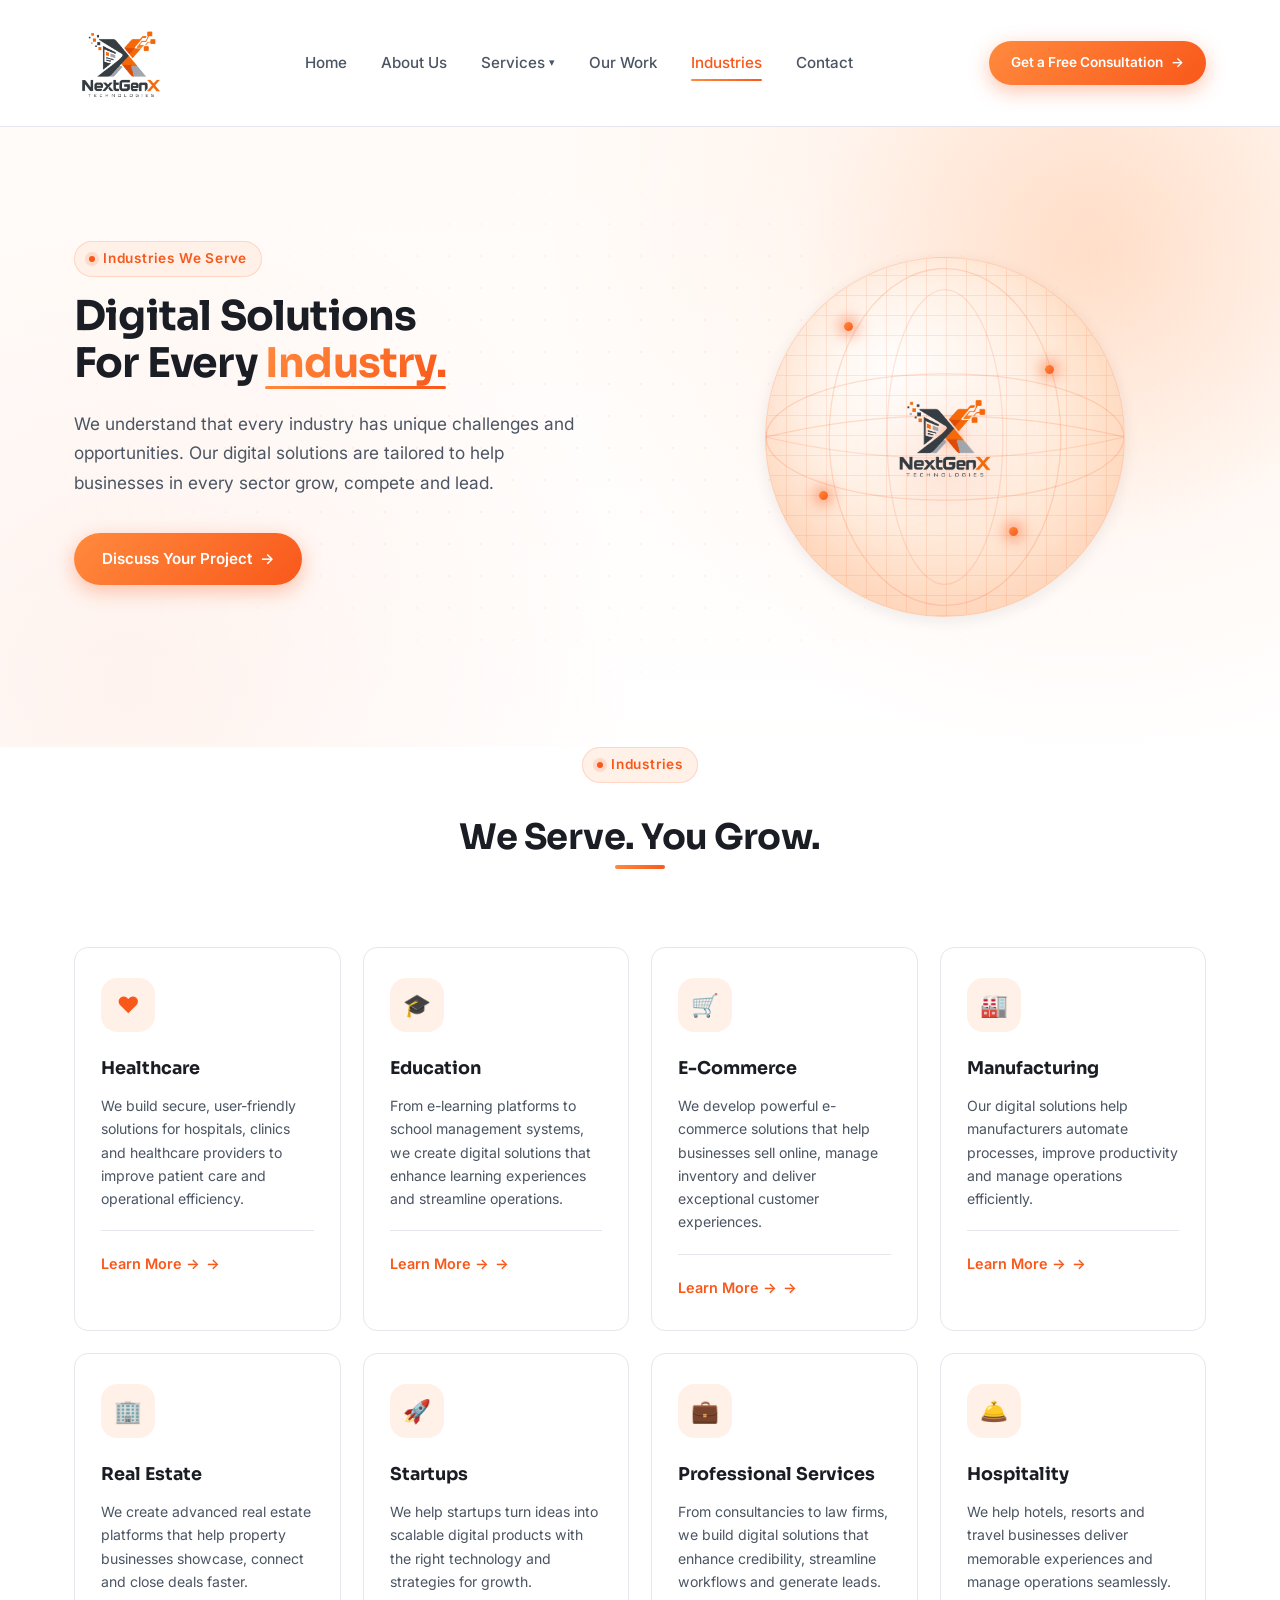
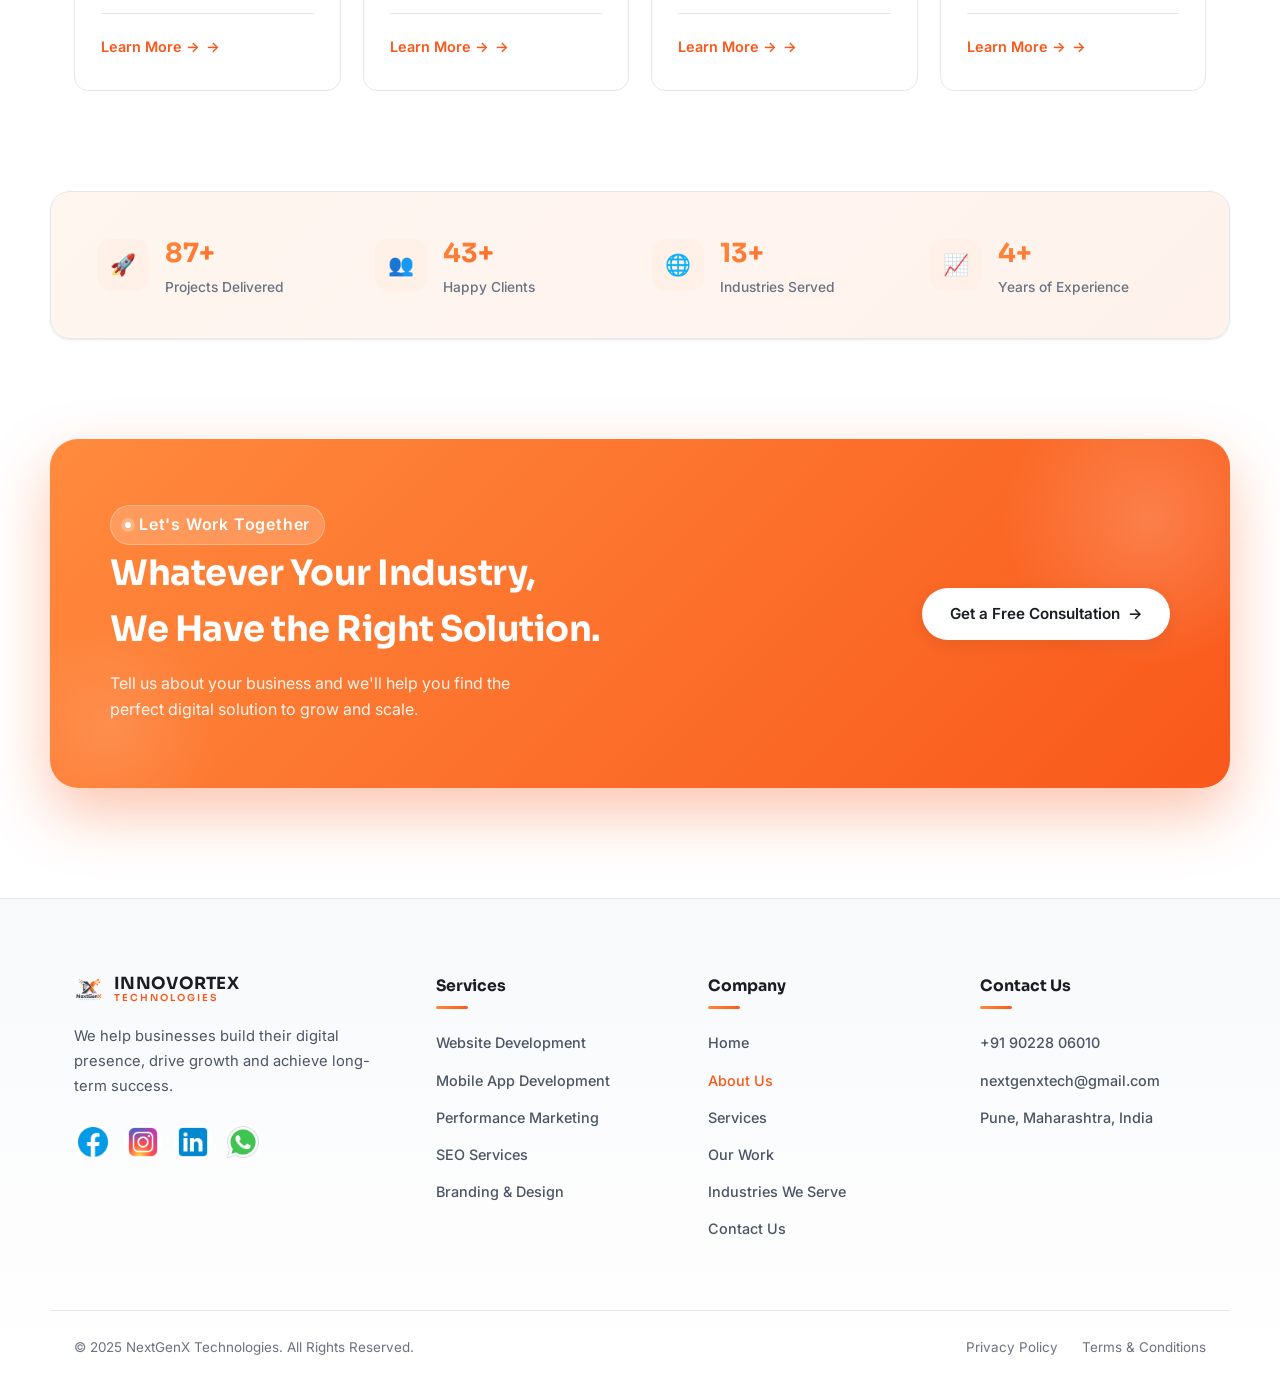
<file: industries.html>
<!DOCTYPE html>
<html lang="en">
<head>
<meta charset="UTF-8">
<meta name="viewport" content="width=device-width, initial-scale=1.0">
<title>Industries — NextGenX Technologies</title>
<link rel="preconnect" href="https://fonts.googleapis.com">
<link href="https://fonts.googleapis.com/css2?family=Sora:wght@400;500;600;700;800&family=Inter:wght@400;500;600&display=swap" rel="stylesheet">
<link rel="stylesheet" href="style.css">
</head>
<body>

<!-- ===== Header ===== -->
<header class="site-header" id="siteHeader">
  <div class="container header-inner">
    <a href="index.html" class="logo">
      <img src="assets/img/logo/nextgen.png" alt="NextGenX Technologies Logo" class="logo-img">
      
    </a>

    <nav class="main-nav" id="mainNav">
      <a href="index.html">Home</a>
      <a href="about.html" >About Us</a>
      <div class="nav-dropdown">
        <a href="services.html">Services <span class="caret">▾</span></a>
        <div class="dropdown-panel">
          <a href="services.html#service-web">Website Design &amp; Development</a>
          <a href="services.html#service-app">Mobile App Development</a>
          <a href="services.html#service-marketing">Performance Marketing &amp; SEO</a>
          <a href="services.html#service-brand">Corporate Branding &amp; Design</a>
        </div>
      </div>
      <a href="work.html">Our Work</a>
      <a href="industries.html" class="active">Industries</a>
      <a href="contact.html">Contact</a>
    </nav>

    <a href="contact.html#form" class="btn btn-primary btn-nav">Get a Free Consultation <span class="arrow">→</span></a>

    <button class="nav-toggle" id="navToggle" aria-label="Toggle menu">
      <span></span><span></span><span></span>
    </button>
  </div>
</header>

<!-- ===== Industries Hero ===== -->
<section class="hero about-hero" id="industries-top">
  <div class="hero-glow"></div>
  <div class="container hero-inner">
    <div class="hero-copy">
      <p class="eyebrow reveal">Industries We Serve</p>
      <h1 class="reveal">Digital Solutions<br>For Every <span class="accent-text">Industry.</span></h1>
      <p class="hero-sub reveal">We understand that every industry has unique challenges and opportunities. Our digital solutions are tailored to help businesses in every sector grow, compete and lead.</p>
      <div class="hero-cta reveal">
        <a href="contact.html#form" class="btn btn-primary">Discuss Your Project <span class="arrow">→</span></a>
      </div>
    </div>
    <div class="hero-visual reveal" style="order: 2;">
      <div class="globe-visual">
        <div class="globe">
          <div class="globe-grid"></div>
          <svg class="globe-lines" viewBox="0 0 340 340" fill="none" xmlns="http://www.w3.org/2000/svg">
            <ellipse cx="170" cy="170" rx="170" ry="60" stroke="rgba(249,88,27,0.18)" stroke-width="1.2" fill="none"/>
            <ellipse cx="170" cy="170" rx="110" ry="160" stroke="rgba(249,88,27,0.18)" stroke-width="1.2" fill="none"/>
            <ellipse cx="170" cy="170" rx="55" ry="140" stroke="rgba(249,88,27,0.15)" stroke-width="1.2" fill="none"/>
            <path d="M0 170 Q170 130 340 170" stroke="rgba(249,88,27,0.18)" stroke-width="1.2" fill="none"/>
            <path d="M0 170 Q170 210 340 170" stroke="rgba(249,88,27,0.14)" stroke-width="1.2" fill="none"/>
          </svg>
          <span class="globe-dot d1"></span>
          <span class="globe-dot d2"></span>
          <span class="globe-dot d3"></span>
          <span class="globe-dot d4"></span>
          <span class="globe-dot d5"></span>
        </div>

        <img class="globe-logo brand-logo-visual" src="assets/img/logo/nextgen.png" alt="Innovortex logo">
      </div>
    </div>
</section>

<!-- ===== Industries grid ===== -->
<section class="industries" id="industries">
  <div class="container">
    <div class="center-head reveal-up">
      <p class="eyebrow">Industries</p>
      <h2>We Serve. You Grow.</h2>
      <div class="story-rule center"></div>
    </div>

    <div class="industry-grid">
      <article class="industry-card reveal-up">
        <div class="industry-icon">❤️</div>
        <h3>Healthcare</h3>
        <p>We build secure, user-friendly solutions for hospitals, clinics and healthcare providers to improve patient care and operational efficiency.</p>
        <a href="#" class="link-arrow">Learn More →</a>
      </article>
      <article class="industry-card reveal-up">
        <div class="industry-icon">🎓</div>
        <h3>Education</h3>
        <p>From e-learning platforms to school management systems, we create digital solutions that enhance learning experiences and streamline operations.</p>
        <a href="#" class="link-arrow">Learn More →</a>
      </article>
      <article class="industry-card reveal-up">
        <div class="industry-icon">🛒</div>
        <h3>E-Commerce</h3>
        <p>We develop powerful e-commerce solutions that help businesses sell online, manage inventory and deliver exceptional customer experiences.</p>
        <a href="#" class="link-arrow">Learn More →</a>
      </article>
      <article class="industry-card reveal-up">
        <div class="industry-icon">🏭</div>
        <h3>Manufacturing</h3>
        <p>Our digital solutions help manufacturers automate processes, improve productivity and manage operations efficiently.</p>
        <a href="#" class="link-arrow">Learn More →</a>
      </article>
      <article class="industry-card reveal-up">
        <div class="industry-icon">🏢</div>
        <h3>Real Estate</h3>
        <p>We create advanced real estate platforms that help property businesses showcase, connect and close deals faster.</p>
        <a href="#" class="link-arrow">Learn More →</a>
      </article>
      <article class="industry-card reveal-up">
        <div class="industry-icon">🚀</div>
        <h3>Startups</h3>
        <p>We help startups turn ideas into scalable digital products with the right technology and strategies for growth.</p>
        <a href="#" class="link-arrow">Learn More →</a>
      </article>
      <article class="industry-card reveal-up">
        <div class="industry-icon">💼</div>
        <h3>Professional Services</h3>
        <p>From consultancies to law firms, we build digital solutions that enhance credibility, streamline workflows and generate leads.</p>
        <a href="#" class="link-arrow">Learn More →</a>
      </article>
      <article class="industry-card reveal-up">
        <div class="industry-icon">🛎️</div>
        <h3>Hospitality</h3>
        <p>We help hotels, resorts and travel businesses deliver memorable experiences and manage operations seamlessly.</p>
        <a href="#" class="link-arrow">Learn More →</a>
      </article>
    </div>
  </div>
</section>

<!-- ===== Stats bar ===== -->
<section class="stats-bar work-stats">
  <div class="container stats-bar-inner outlined">
    <div class="stat-item reveal-up">
      <span class="stat-item-icon">🚀</span>
      <div>
        <p class="stat-num" data-count="100">0+</p>
        <p class="stat-item-label">Projects Delivered</p>
      </div>
    </div>
    <div class="stat-item reveal-up">
      <span class="stat-item-icon">👥</span>
      <div>
        <p class="stat-num" data-count="50">0+</p>
        <p class="stat-item-label">Happy Clients</p>
      </div>
    </div>
    <div class="stat-item reveal-up">
      <span class="stat-item-icon">🌐</span>
      <div>
        <p class="stat-num" data-count="15">0+</p>
        <p class="stat-item-label">Industries Served</p>
      </div>
    </div>
    <div class="stat-item reveal-up">
      <span class="stat-item-icon">📈</span>
      <div>
        <p class="stat-num" data-count="5">0+</p>
        <p class="stat-item-label">Years of Experience</p>
      </div>
    </div>
  </div>
</section>

<!-- ===== CTA Banner ===== -->
<section class="cta-banner work-cta" id="contact">
  <div class="container cta-inner reveal-up">
    <div>
      <p class="eyebrow">Let's Work Together</p>
      <h2>Whatever Your Industry,<br>We Have the Right Solution.</h2>
      <p>Tell us about your business and we'll help you find the perfect digital solution to grow and scale.</p>
    </div>
    <a href="contact.html" class="btn btn-light">Get a Free Consultation <span class="arrow">→</span></a>
  </div>
</section>

<!-- ===== Footer ===== -->
<footer class="site-footer">
  <div class="container footer-grid">
    <div class="footer-brand">
      <a href="index.html" class="logo">
        <img class="footer-logo-img" src="assets/img/logo/nextgen.png" alt="Innovortex logo">
        <span class="logo-text">
          INNOVORTEX
          <small>TECHNOLOGIES</small>
        </span>
      </a>
      <p>We help businesses build their digital presence, drive growth and achieve long-term success.</p>
      <div class="social-row">
        <a href="#" aria-label="Facebook">
          <img src="assets/img/logo/icons8-facebook-48.png" alt="Facebook">
        </a>
        <a href="#" aria-label="Instagram">
          <img src="assets/img/logo/icons8-instagram-48.png" alt="Instagram">
        </a>
        <a href="#" aria-label="LinkedIn">
          <img src="assets/img/logo/icons8-linkedin-48.png" alt="LinkedIn">
        </a>
        <a href="#" aria-label="WhatsApp">
          <img src="assets/img/logo/icons8-whatsapp-48.png" alt="WhatsApp">
        </a>
      </div>
    </div>

    <div class="footer-col">
      <h4>Services</h4>
      <a href="services.html#service-web">Website Development</a>
      <a href="services.html#service-app">Mobile App Development</a>
      <a href="services.html#service-marketing">Performance Marketing</a>
      <a href="services.html#service-marketing">SEO Services</a>
      <a href="services.html#service-brand">Branding &amp; Design</a>
    </div>

    <div class="footer-col">
      <h4>Company</h4>
      <a href="index.html">Home</a>
      <a href="about.html" class="active">About Us</a>
      <a href="services.html">Services</a>
      <a href="work.html">Our Work</a>
      <a href="industries.html">Industries We Serve</a>
      <a href="contact.html">Contact Us</a>
    </div>

    <div class="footer-col">
      <h4>Contact Us</h4>
      <a href="tel:+919545410305">+91 90228 06010</a>
      <a href="mailto:nextgenxtech@gmail.com">nextgenxtech@gmail.com</a>
      <span>Pune, Maharashtra, India</span>
    </div>
  </div>

  <div class="container footer-bottom">
    <p>© 2025 NextGenX Technologies. All Rights Reserved.</p>
    <div>
      <a href="#">Privacy Policy</a>
      <a href="#">Terms &amp; Conditions</a>
    </div>
  </div>
</footer>

<script src="script.js"></script>
</body>
</html>
</file>
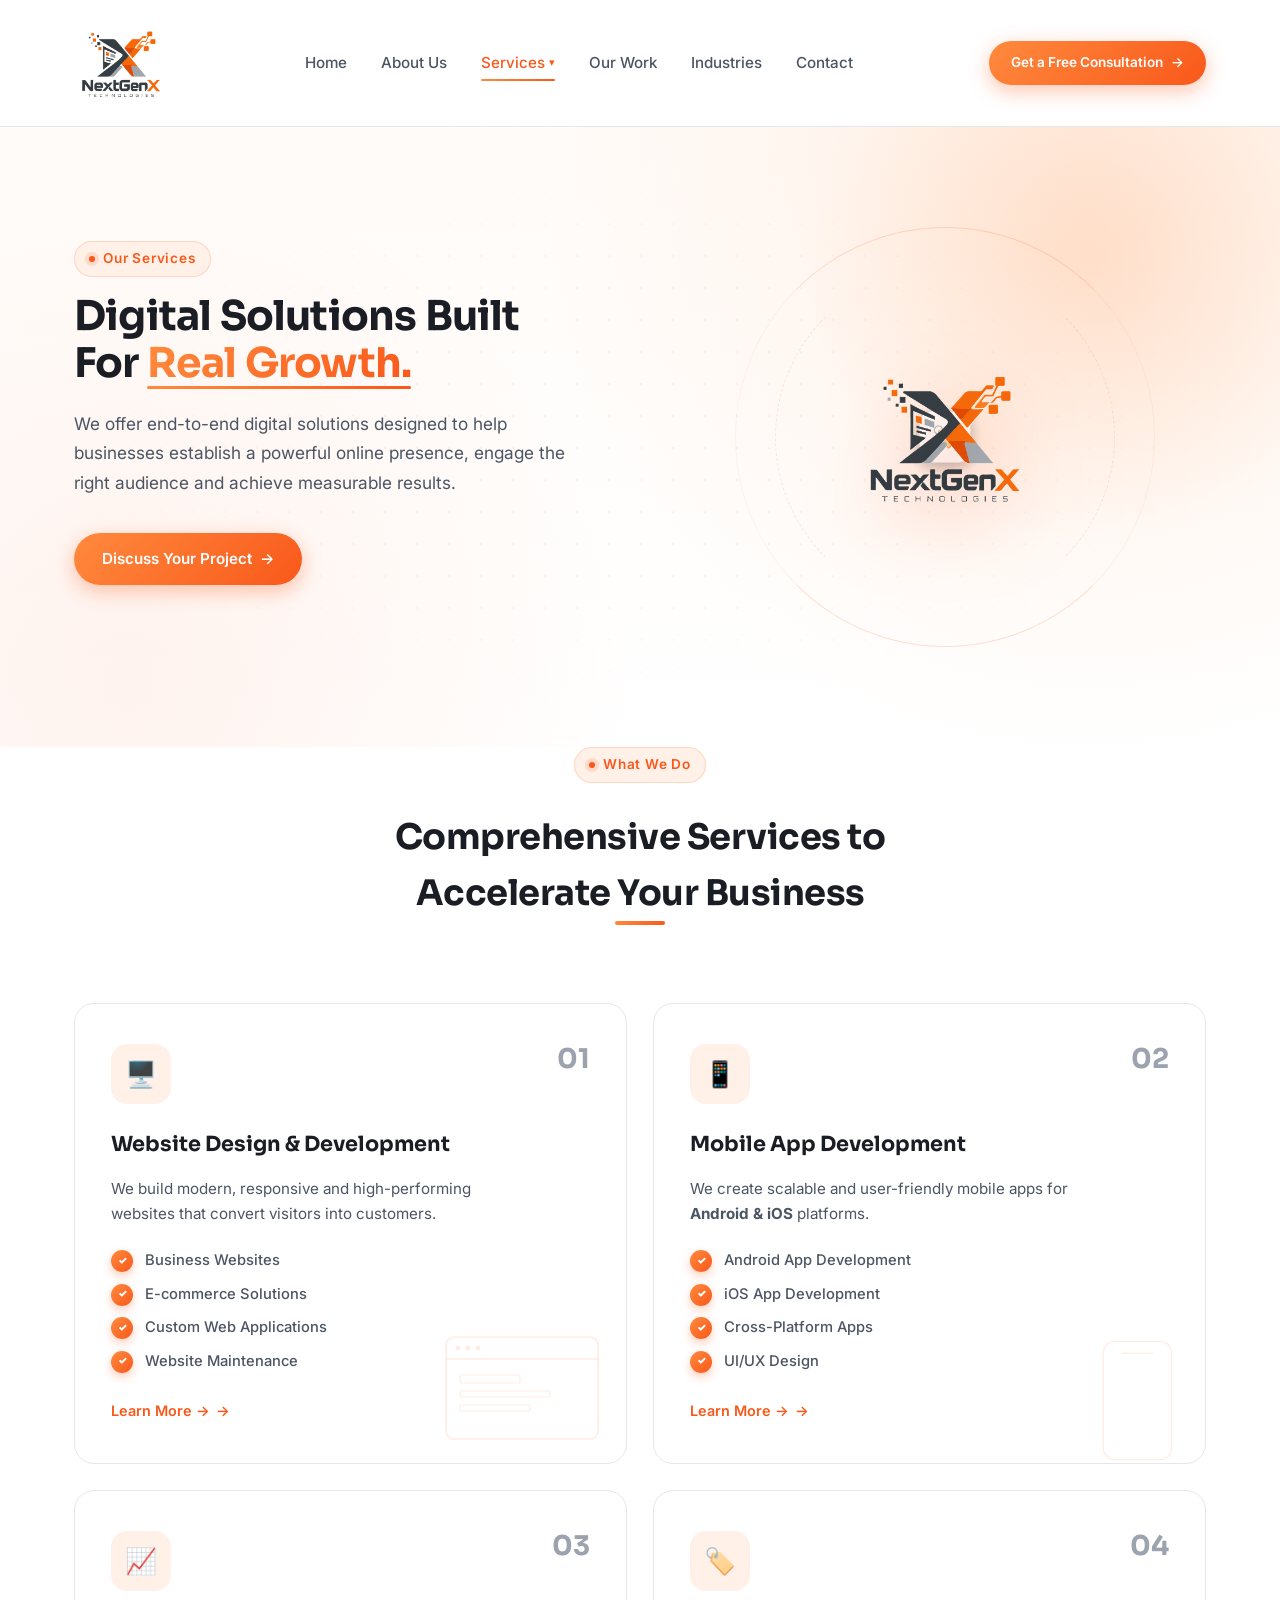
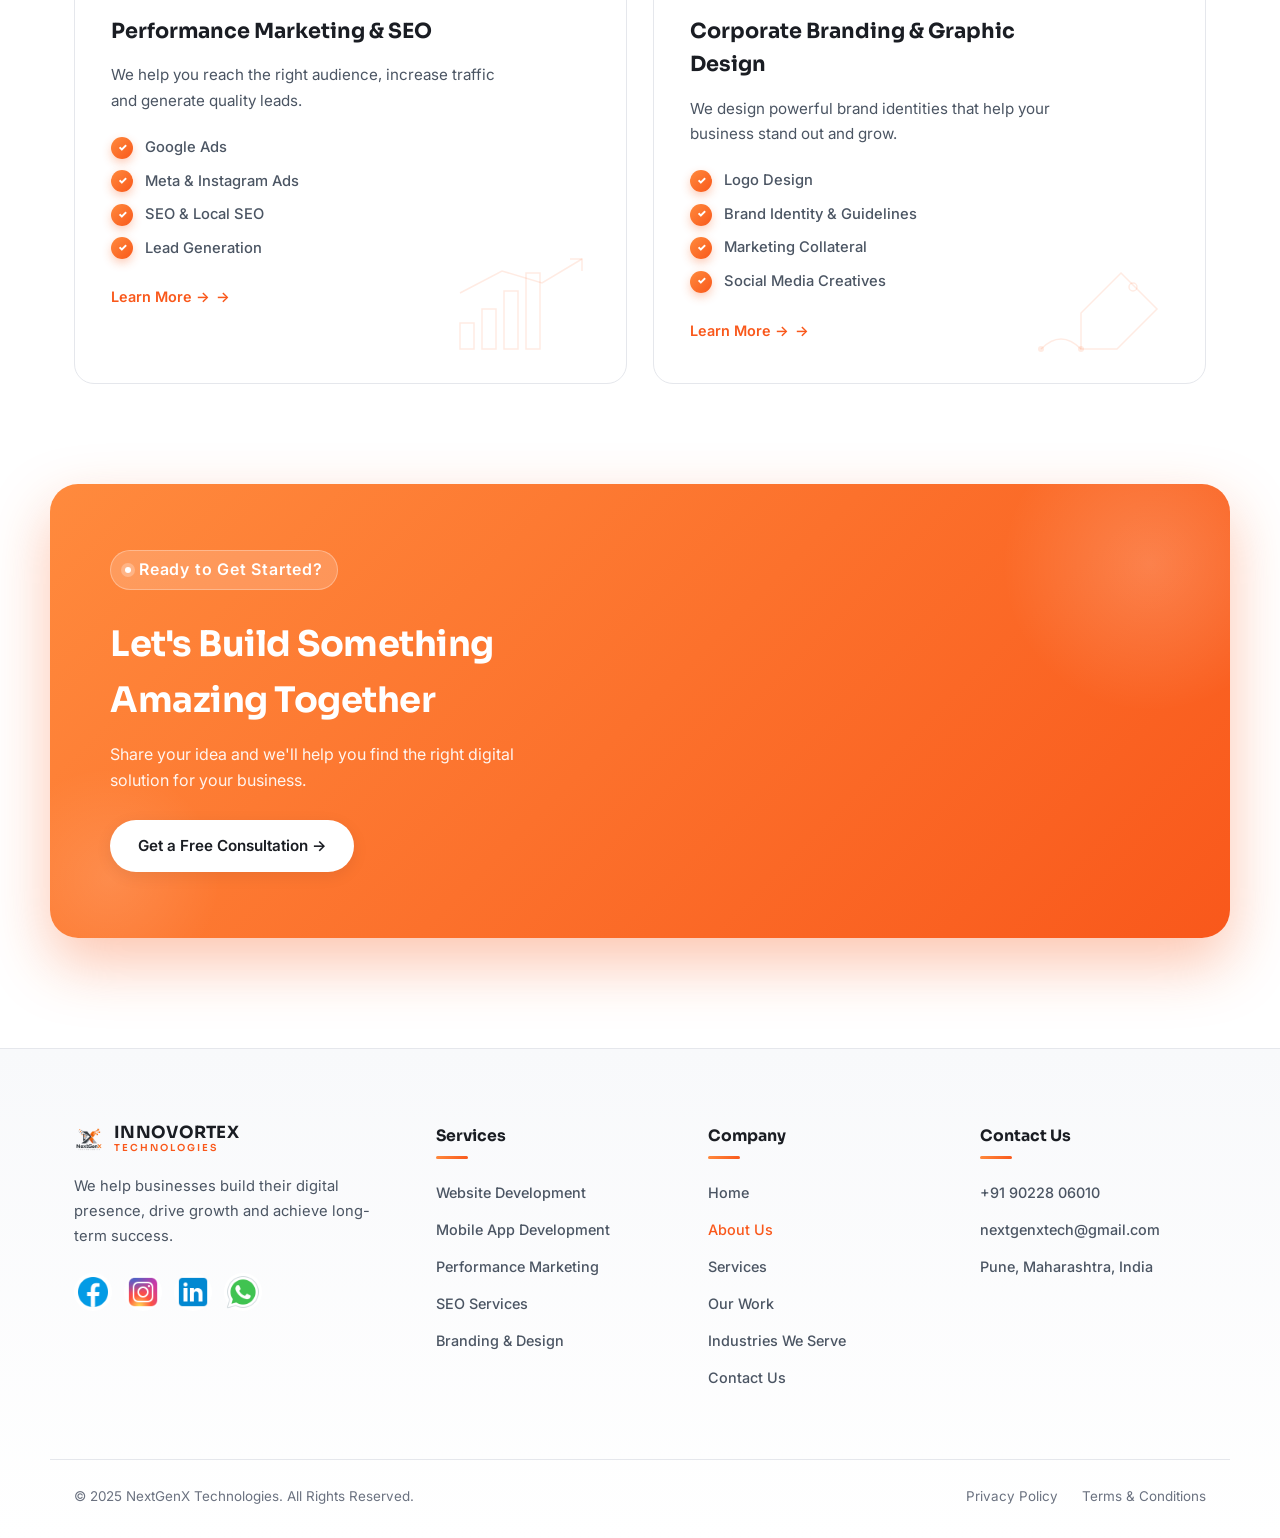
<file: services.html>
<!DOCTYPE html>
<html lang="en">
<head>
<meta charset="UTF-8">
<meta name="viewport" content="width=device-width, initial-scale=1.0">
<title>Services — NextGenX Technologies</title>
<link rel="preconnect" href="https://fonts.googleapis.com">
<link href="https://fonts.googleapis.com/css2?family=Sora:wght@400;500;600;700;800&family=Inter:wght@400;500;600&display=swap" rel="stylesheet">
<link rel="stylesheet" href="style.css">
</head>
<body>

<!-- ===== Header ===== -->
<header class="site-header" id="siteHeader">
  <div class="container header-inner">
    <a href="index.html" class="logo">
      <img src="assets/img/logo/nextgen.png" alt="NextGenX Technologies Logo" class="logo-img">
      
    </a>

    <nav class="main-nav" id="mainNav">
      <a href="index.html">Home</a>
      <a href="about.html">About Us</a>
      <div class="nav-dropdown">
        <a href="services.html" class="active">Services <span class="caret">▾</span></a>
        <div class="dropdown-panel">
          <a href="services.html#service-web">Website Design &amp; Development</a>
          <a href="services.html#service-app">Mobile App Development</a>
          <a href="services.html#service-marketing">Performance Marketing &amp; SEO</a>
          <a href="services.html#service-brand">Corporate Branding &amp; Design</a>
        </div>
      </div>
      <a href="work.html">Our Work</a>
      <a href="industries.html">Industries</a>
      <a href="contact.html">Contact</a>
    </nav>

    <a href="contact.html#form" class="btn btn-primary btn-nav">Get a Free Consultation <span class="arrow">→</span></a>

    <button class="nav-toggle" id="navToggle" aria-label="Toggle menu">
      <span></span><span></span><span></span>
    </button>
  </div>
</header>

<!-- ===== Services Hero ===== -->
<section class="hero about-hero" id="services-top">
  <div class="hero-glow"></div>
  <div class="container hero-inner">
    <div class="hero-copy">
      <p class="eyebrow reveal">Our Services</p>
      <h1 class="reveal">Digital Solutions Built<br>For <span class="accent-text">Real Growth.</span></h1>
      <p class="hero-sub reveal">We offer end-to-end digital solutions designed to help businesses establish a powerful online presence, engage the right audience and achieve measurable results.</p>
      <div class="hero-cta reveal">
        <a href="contact.html#form" class="btn btn-primary">Discuss Your Project <span class="arrow">→</span></a>
      </div>
    </div>

    <div class="hero-visual reveal" style="order: 2;">
      <div class="hero-svg-wrap">
        <div class="ring-deco ring-1"></div>
        <div class="ring-deco ring-2"></div>

        <img class="hero-logo-svg brand-logo-visual" src="assets/img/logo/nextgen.png" alt="Innovortex logo">

        <div class="orbit-item o1" style="width:52px;height:52px;font-size:1.3rem;">🖥️</div>
        <div class="orbit-item o2" style="width:52px;height:52px;font-size:1.3rem;">📱</div>
        <div class="orbit-item o3" style="width:52px;height:52px;font-size:1.3rem;">📈</div>
        <div class="orbit-item o4" style="width:52px;height:52px;font-size:1.3rem;">🏷️</div>
      </div>
    </div>
    
  </div>
</section>

<!-- ===== Services list ===== -->
<section class="services-detail" id="services">
  <div class="container">
    <div class="center-head reveal-up">
      <p class="eyebrow">What We Do</p>
      <h2>Comprehensive Services to<br>Accelerate Your Business</h2>
      <div class="story-rule center"></div>
    </div>

    <div class="services-detail-grid">

      <article class="service-detail-card reveal-up" id="service-web">
        <span class="service-index">01</span>
        <div class="service-icon">🖥️</div>
        <h3>Website Design &amp; Development</h3>
        <p>We build modern, responsive and high-performing websites that convert visitors into customers.</p>
        <ul class="feature-list">
          <li><span class="check">✓</span> Business Websites</li>
          <li><span class="check">✓</span> E-commerce Solutions</li>
          <li><span class="check">✓</span> Custom Web Applications</li>
          <li><span class="check">✓</span> Website Maintenance</li>
        </ul>
        <a href="#" class="link-arrow">Learn More →</a>
        <div class="service-deco deco-web" aria-hidden="true">
          <svg viewBox="0 0 160 110" fill="none" xmlns="http://www.w3.org/2000/svg">
            <rect x="4" y="4" width="152" height="102" rx="8" stroke="currentColor" stroke-width="1.5"/>
            <line x1="4" y1="26" x2="156" y2="26" stroke="currentColor" stroke-width="1.5"/>
            <circle cx="16" cy="15" r="2.4" fill="currentColor"/>
            <circle cx="26" cy="15" r="2.4" fill="currentColor"/>
            <circle cx="36" cy="15" r="2.4" fill="currentColor"/>
            <rect x="18" y="42" width="60" height="8" rx="2" stroke="currentColor" stroke-width="1.2"/>
            <rect x="18" y="58" width="90" height="6" rx="2" stroke="currentColor" stroke-width="1.2"/>
            <rect x="18" y="72" width="70" height="6" rx="2" stroke="currentColor" stroke-width="1.2"/>
          </svg>
        </div>
      </article>

      <article class="service-detail-card reveal-up" id="service-app">
        <span class="service-index">02</span>
        <div class="service-icon">📱</div>
        <h3>Mobile App Development</h3>
        <p>We create scalable and user-friendly mobile apps for <strong>Android &amp; iOS</strong> platforms.</p>
        <ul class="feature-list">
          <li><span class="check">✓</span> Android App Development</li>
          <li><span class="check">✓</span> iOS App Development</li>
          <li><span class="check">✓</span> Cross-Platform Apps</li>
          <li><span class="check">✓</span> UI/UX Design</li>
        </ul>
        <a href="#" class="link-arrow">Learn More →</a>
        <div class="service-deco deco-app" aria-hidden="true">
          <svg viewBox="0 0 90 150" fill="none" xmlns="http://www.w3.org/2000/svg">
            <rect x="4" y="4" width="82" height="142" rx="14" stroke="currentColor" stroke-width="1.5"/>
            <line x1="26" y1="18" x2="64" y2="18" stroke="currentColor" stroke-width="1.5"/>
          </svg>
        </div>
      </article>

      <article class="service-detail-card reveal-up" id="service-marketing">
        <span class="service-index">03</span>
        <div class="service-icon">📈</div>
        <h3>Performance Marketing &amp; SEO</h3>
        <p>We help you reach the right audience, increase traffic and generate quality leads.</p>
        <ul class="feature-list">
          <li><span class="check">✓</span> Google Ads</li>
          <li><span class="check">✓</span> Meta &amp; Instagram Ads</li>
          <li><span class="check">✓</span> SEO &amp; Local SEO</li>
          <li><span class="check">✓</span> Lead Generation</li>
        </ul>
        <a href="#" class="link-arrow">Learn More →</a>
        <div class="service-deco deco-marketing" aria-hidden="true">
          <svg viewBox="0 0 160 110" fill="none" xmlns="http://www.w3.org/2000/svg">
            <rect x="18" y="70" width="14" height="26" stroke="currentColor" stroke-width="1.5"/>
            <rect x="40" y="56" width="14" height="40" stroke="currentColor" stroke-width="1.5"/>
            <rect x="62" y="38" width="14" height="58" stroke="currentColor" stroke-width="1.5"/>
            <rect x="84" y="20" width="14" height="76" stroke="currentColor" stroke-width="1.5"/>
            <path d="M18 40 L60 18 L100 30 L140 6" stroke="currentColor" stroke-width="1.5"/>
            <path d="M128 6 L140 6 L140 18" stroke="currentColor" stroke-width="1.5"/>
          </svg>
        </div>
      </article>

      <article class="service-detail-card reveal-up" id="service-brand">
        <span class="service-index">04</span>
        <div class="service-icon">🏷️</div>
        <h3>Corporate Branding &amp; Graphic Design</h3>
        <p>We design powerful brand identities that help your business stand out and grow.</p>
        <ul class="feature-list">
          <li><span class="check">✓</span> Logo Design</li>
          <li><span class="check">✓</span> Brand Identity &amp; Guidelines</li>
          <li><span class="check">✓</span> Marketing Collateral</li>
          <li><span class="check">✓</span> Social Media Creatives</li>
        </ul>
        <a href="#" class="link-arrow">Learn More →</a>
        <div class="service-deco deco-brand" aria-hidden="true">
          <svg viewBox="0 0 160 110" fill="none" xmlns="http://www.w3.org/2000/svg">
            <path d="M100 20L136 56L96 96L60 96L60 60Z" stroke="currentColor" stroke-width="1.5"/>
            <circle cx="112" cy="34" r="4" stroke="currentColor" stroke-width="1.5"/>
            <path d="M20 96 Q40 76 60 96" stroke="currentColor" stroke-width="1.5"/>
            <circle cx="20" cy="96" r="3" fill="currentColor"/>
            <circle cx="60" cy="96" r="3" fill="currentColor"/>
          </svg>
        </div>
      </article>

    </div>
  </div>
</section>

<!-- ===== CTA Banner ===== --> 
<section class="cta-banner services-cta" id="contact">
  <div class="container cta-inner reveal-up">
    <div>
      <p class="eyebrow">Ready to Get Started?</p>
      <h2>Let's Build Something<br>Amazing Together</h2>
      <p>Share your idea and we'll help you find the right digital solution for your business.</p>
      <a href="contact.html" class="btn btn-light">Get a Free Consultation →</a>
    </div>
   
  </div>
</section>

<!-- ===== Footer ===== -->
<footer class="site-footer">
  <div class="container footer-grid">
    <div class="footer-brand">
      <a href="index.html" class="logo">
        <img class="footer-logo-img" src="assets/img/logo/nextgen.png" alt="Innovortex logo">
        <span class="logo-text">
          INNOVORTEX
          <small>TECHNOLOGIES</small>
        </span>
      </a>
      <p>We help businesses build their digital presence, drive growth and achieve long-term success.</p>
        <div class="social-row">
        <a href="#" aria-label="Facebook">
          <img src="assets/img/logo/icons8-facebook-48.png" alt="Facebook">
        </a>
        <a href="#" aria-label="Instagram">
          <img src="assets/img/logo/icons8-instagram-48.png" alt="Instagram">
        </a>
        <a href="#" aria-label="LinkedIn">
          <img src="assets/img/logo/icons8-linkedin-48.png" alt="LinkedIn">
        </a>
        <a href="#" aria-label="WhatsApp">
          <img src="assets/img/logo/icons8-whatsapp-48.png" alt="WhatsApp">
        </a>
      </div>
    </div>

    <div class="footer-col">
      <h4>Services</h4>
      <a href="#service-web">Website Development</a>
      <a href="#service-app">Mobile App Development</a>
      <a href="#service-marketing">Performance Marketing</a>
      <a href="#service-marketing">SEO Services</a>
      <a href="#service-brand">Branding &amp; Design</a>
    </div>

    <div class="footer-col">
      <h4>Company</h4>
      <a href="index.html">Home</a>
      <a href="about.html" class="active">About Us</a>
      <a href="services.html">Services</a>
      <a href="work.html">Our Work</a>
      <a href="industries.html">Industries We Serve</a>
      <a href="contact.html">Contact Us</a>
    </div>

    <div class="footer-col">
      <h4>Contact Us</h4>
      <a href="tel:+919545410305">+91 90228 06010</a>
      <a href="mailto:nextgenxtech@gmail.com">nextgenxtech@gmail.com</a>
      <span>Pune, Maharashtra, India</span>
    </div>
  </div>

  <div class="container footer-bottom">
    <p>© 2025 NextGenX Technologies. All Rights Reserved.</p>
    <div>
      <a href="#">Privacy Policy</a>
      <a href="#">Terms &amp; Conditions</a>
    </div>
  </div>
</footer>

<script src="script.js"></script>
</body>
</html>
</file>
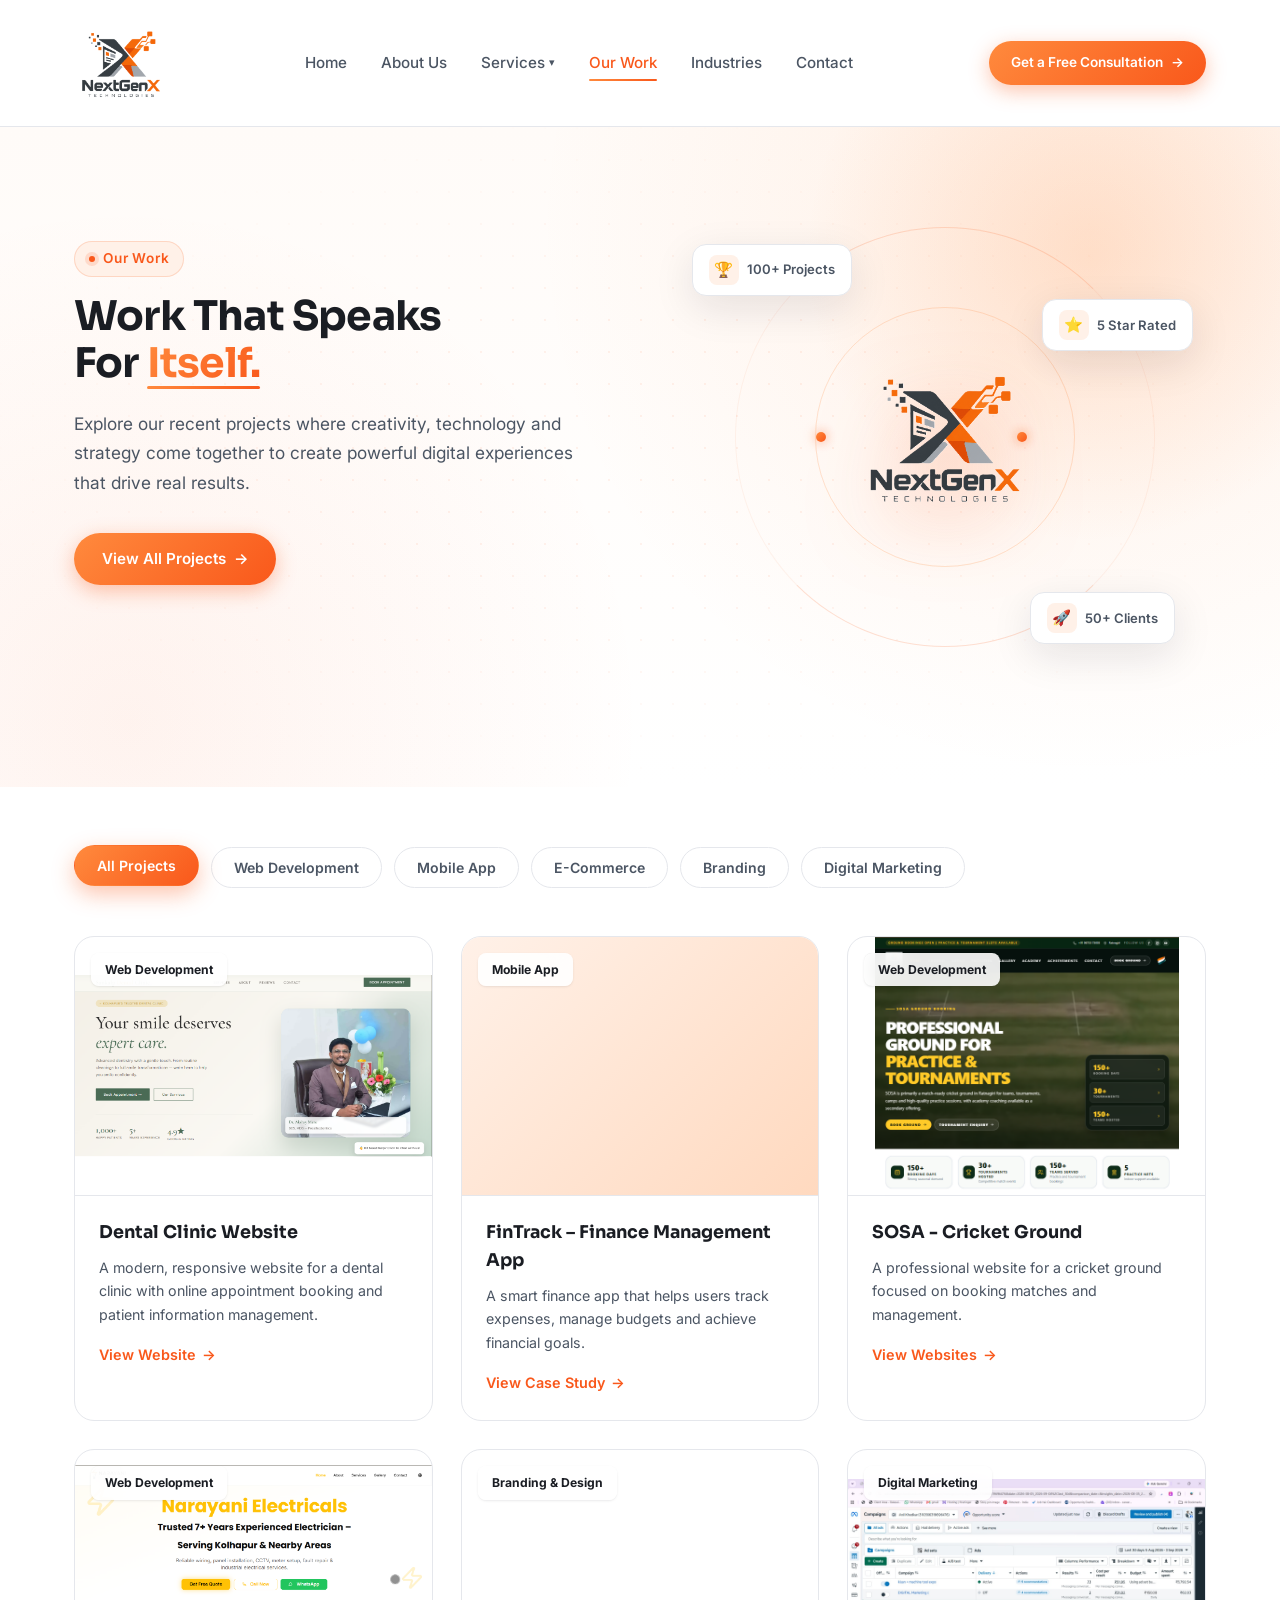
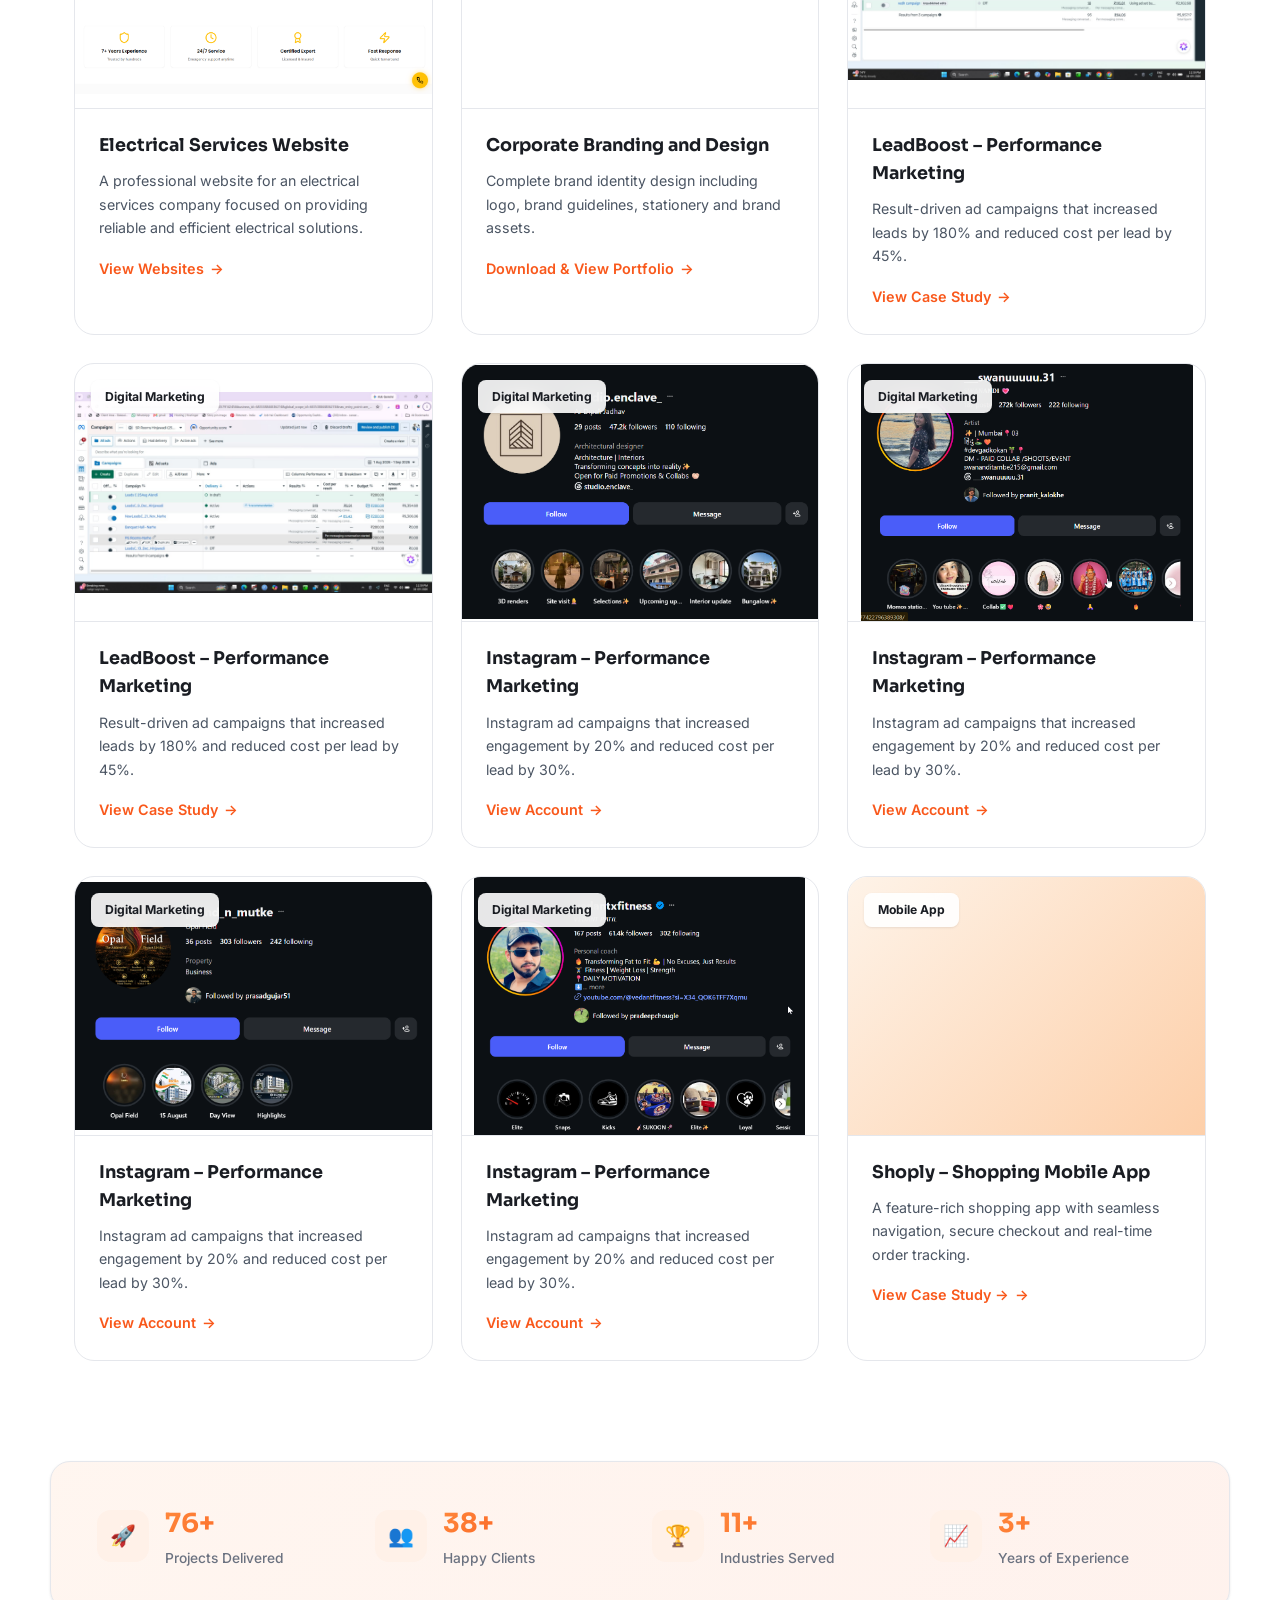
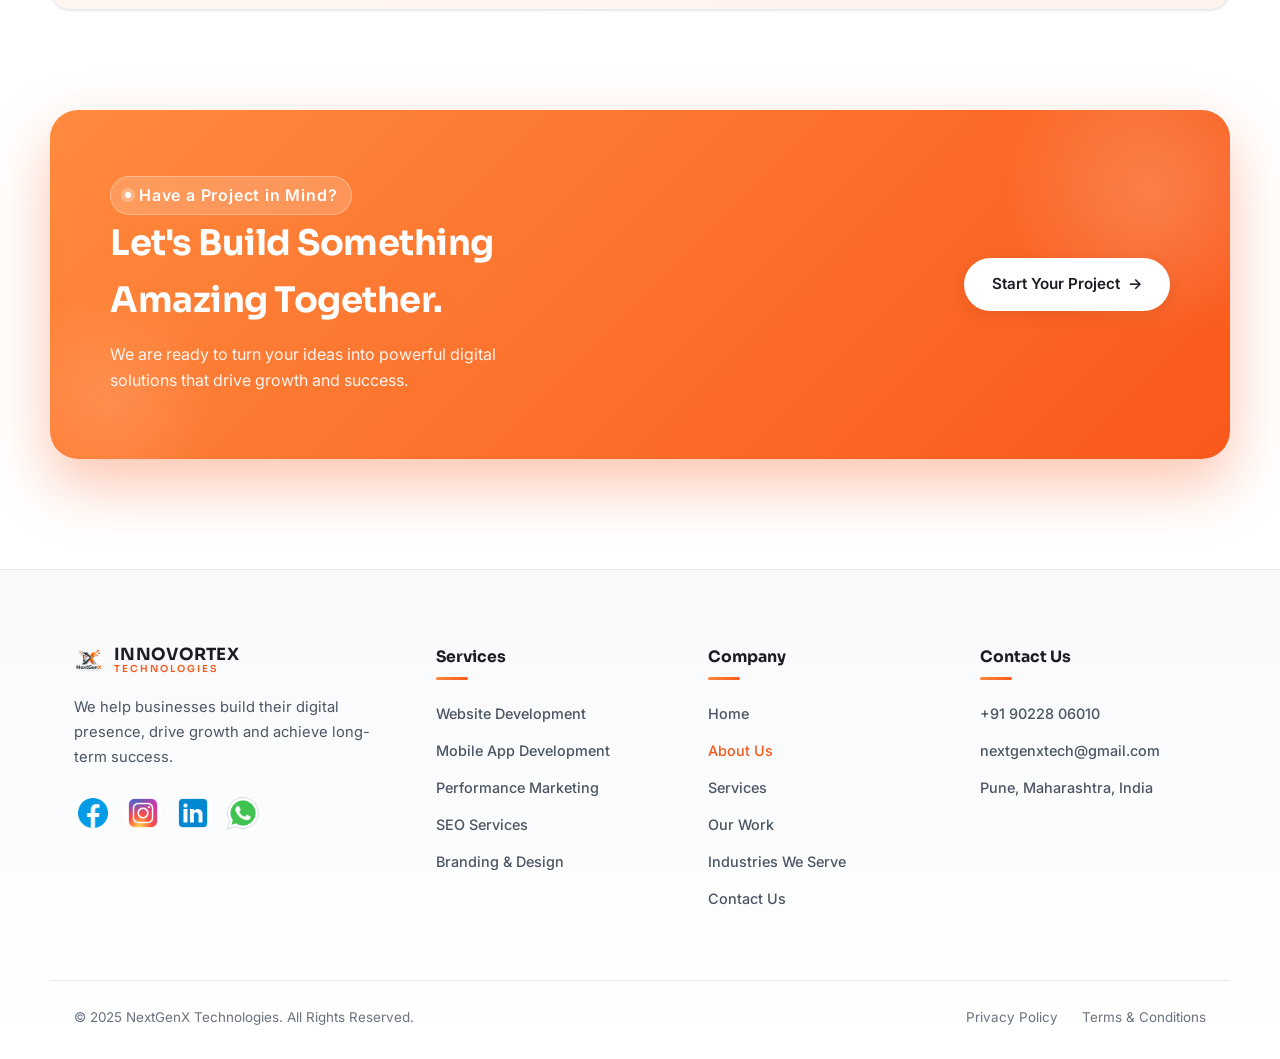
<file: work.html>
<!DOCTYPE html>
<html lang="en">
<head>
<meta charset="UTF-8">
<meta name="viewport" content="width=device-width, initial-scale=1.0">
<title>Our Work — NextGenX Technologies</title>
<link rel="preconnect" href="https://fonts.googleapis.com">
<link href="https://fonts.googleapis.com/css2?family=Sora:wght@400;500;600;700;800&family=Inter:wght@400;500;600&display=swap" rel="stylesheet">
<link rel="stylesheet" href="style.css">
</head>
<body>

<!-- ===== Header ===== -->
<header class="site-header" id="siteHeader">
  <div class="container header-inner">
    <a href="index.html" class="logo">
      <img src="assets/img/logo/nextgen.png" alt="NextGenX Technologies Logo" class="logo-img">
      
    </a>

    <nav class="main-nav" id="mainNav">
      <a href="index.html">Home</a>
      <a href="about.html">About Us</a>
      <div class="nav-dropdown">
        <a href="services.html">Services <span class="caret">▾</span></a>
        <div class="dropdown-panel">
          <a href="services.html#service-web">Website Design &amp; Development</a>
          <a href="services.html#service-app">Mobile App Development</a>
          <a href="services.html#service-marketing">Performance Marketing &amp; SEO</a>
          <a href="services.html#service-brand">Corporate Branding &amp; Design</a>
        </div>
      </div>
      <a href="work.html" class="active">Our Work</a>
      <a href="industries.html">Industries</a>
      <a href="contact.html">Contact</a>
    </nav>

    <a href="contact.html#form" class="btn btn-primary btn-nav">Get a Free Consultation <span class="arrow">→</span></a>

    <button class="nav-toggle" id="navToggle" aria-label="Toggle menu">
      <span></span><span></span><span></span>
    </button>
  </div>
</header>

<!-- ===== Work Hero ===== -->
<section class="hero">
  <div class="hero-glow"></div>
  <div class="container hero-inner">
    <div class="hero-copy">
      <p class="eyebrow reveal">Our Work</p>
      <h1 class="reveal">Work That Speaks<br>For <span class="accent-text">Itself.</span></h1>
      <p class="hero-sub reveal">Explore our recent projects where creativity, technology and strategy come together to create powerful digital experiences that drive real results.</p>
      <div class="hero-cta reveal">
        <a href="#projects" class="btn btn-primary">View All Projects <span class="arrow">→</span></a>
      </div>
    </div>

    <div class="hero-visual reveal" style="order: 2;">
      <div class="hero-svg-wrap">
        <div class="ring-deco ring-1"></div>
        <div class="ring-deco ring-3">
          <span class="ring-dot d2"></span>
          <span class="ring-dot d4"></span>
        </div>

        <img class="hero-logo-svg brand-logo-visual" src="assets/img/logo/nextgen.png" alt="Innovortex logo">

        <div class="float-badge fb1">
          <span class="badge-icon">🏆</span>
          <span>100+ Projects</span>
        </div>
        <div class="float-badge fb2">
          <span class="badge-icon">⭐</span>
          <span>5 Star Rated</span>
        </div>
        <div class="float-badge fb4">
          <span class="badge-icon">🚀</span>
          <span>50+ Clients</span>
        </div>
      </div>
    </div>
  </div>
</section>

<!-- ===== Filter + Project Grid ===== -->
<section class="work-page" id="projects">
  <div class="container">

    <div class="filter-row reveal-up" id="filterRow">
      <button class="filter-chip active" data-filter="all">All Projects</button>
      <button class="filter-chip" data-filter="web">Web Development</button>
      <button class="filter-chip" data-filter="app">Mobile App</button>
      <button class="filter-chip" data-filter="ecommerce">E-Commerce</button>
      <button class="filter-chip" data-filter="branding">Branding</button>
      <button class="filter-chip" data-filter="marketing">Digital Marketing</button>
    </div>

    <div class="project-grid" id="projectGrid">

      <article class="project-card reveal-up" data-category="web ecommerce">
        <div class="project-thumb thumb-ecomax">
          <span class="tag">Web Development</span>
        </div>
        <h3>Dental Clinic Website</h3>
        <p> A modern, responsive website for a dental clinic with online appointment booking and patient information management. </p>
        <a href="https://sudesh3103.github.io/Sankalp-Dental-Clinic/" target="_blank" class="link-arrow">View Website </a>
      </article>

      <article class="project-card reveal-up" data-category="app">
        <div class="project-thumb thumb-fintrack">
          <span class="tag">Mobile App</span>
        </div>
        <h3>FinTrack – Finance Management App</h3>
        <p>A smart finance app that helps users track expenses, manage budgets and achieve financial goals.</p>
        <a href="#" class="link-arrow">View Case Study </a>
      </article>

      <article class="project-card reveal-up" data-category="web">
        <div class="project-thumb thumb-medicare">
          <span class="tag">Web Development</span>
        </div>
        <h3>SOSA - Cricket Ground</h3>
        <p>A professional website for a cricket ground focused on booking matches and management.</p>
        <a href="https://sosacricketground.com/" target="_blank" class="link-arrow">View Websites </a>
      </article>

      <article class="project-card reveal-up" data-category="web">
        <div class="project-thumb thumb-hotel">
          <span class="tag">Web Development</span>
        </div>
        <h3>Electrical Services Website</h3>
        <p>A professional website for an electrical services company focused on providing reliable and efficient electrical solutions.</p>
        <a href="https://narayanielectricals.in/" target="_blank" class="link-arrow">View Websites </a>
      </article>

      <article class="project-card reveal-up" data-category="branding">
        <div class="project-thumb thumb-vertex">
          <span class="tag">Branding & Design</span>
        </div>
        <h3>Corporate Branding and Design</h3>
        <p>Complete brand identity design including logo, brand guidelines, stationery and brand assets.</p>
        <a href="assets/img/projects/PORTFOLIO.pdf" target="_blank" class="link-arrow">Download & View Portfolio </a>
      </article>

      <article class="project-card reveal-up" data-category="marketing">
        <div class="project-thumb thumb-leadboost">
          <span class="tag">Digital Marketing</span>
        </div>
        <h3>LeadBoost – Performance Marketing</h3>
        <p>Result-driven ad campaigns that increased leads by 180% and reduced cost per lead by 45%.</p>
        <a href="#" class="link-arrow">View Case Study </a>
      </article>

      <article class="project-card reveal-up" data-category="marketing">
        <div class="project-thumb thumb-leadboost1">
          <span class="tag">Digital Marketing</span>
        </div>
        <h3>LeadBoost – Performance Marketing</h3>
        <p>Result-driven ad campaigns that increased leads by 180% and reduced cost per lead by 45%.</p>
        <a href="#" class="link-arrow">View Case Study </a>
      </article>

      <article class="project-card reveal-up" data-category="marketing">
        <div class="project-thumb thumb-insta">
          <span class="tag">Digital Marketing</span>
        </div>
        <h3>Instagram – Performance Marketing</h3>
        <p>Instagram ad campaigns that increased engagement by 20% and reduced cost per lead by 30%.</p>
        <a href="https://www.instagram.com/studio.enclave_?igsi=YnZtZXhleG81ZmM4" target="_blank" class="link-arrow">View Account</a>
      </article>

      <article class="project-card reveal-up" data-category="marketing">
        <div class="project-thumb thumb-insta1">
          <span class="tag">Digital Marketing</span>
        </div>
        <h3>Instagram – Performance Marketing</h3>
        <p>Instagram ad campaigns that increased engagement by 20% and reduced cost per lead by 30%.</p>
        <a href="https://www.instagram.com/___swanuuuuu.31?igsi=cTJzejJwbXAwMmI1" target="_blank" class="link-arrow">View Account</a>
      </article>

      <article class="project-card reveal-up" data-category="marketing">
        <div class="project-thumb thumb-insta2">
          <span class="tag">Digital Marketing</span>
        </div>
        <h3>Instagram – Performance Marketing</h3>
        <p>Instagram ad campaigns that increased engagement by 20% and reduced cost per lead by 30%.</p>
        <a href="https://www.instagram.com/p_and_n_mutke?igsi=MXF6bjJsYW5ocm0xYw%3D%3D" target="_blank" class="link-arrow">View Account</a>
      </article>

      <article class="project-card reveal-up" data-category="marketing">
        <div class="project-thumb thumb-insta3">
          <span class="tag">Digital Marketing</span>
        </div>
        <h3>Instagram – Performance Marketing</h3>
        <p>Instagram ad campaigns that increased engagement by 20% and reduced cost per lead by 30%.</p>
        <a href="https://www.instagram.com/vedantxfitness?igsi=cTZrdDhqeHQ3emsw" target="_blank" class="link-arrow">View Account</a>
      </article>

      <article class="project-card reveal-up" data-category="app ecommerce">
        <div class="project-thumb thumb-shoply">
          <span class="tag">Mobile App</span>
        </div>
        <h3>Shoply – Shopping Mobile App</h3>
        <p>A feature-rich shopping app with seamless navigation, secure checkout and real-time order tracking.</p>
        <a href="#" class="link-arrow">View Case Study →</a>
      </article>

    </div>

    <p class="no-results" id="noResults" hidden>No projects found in this category yet.</p>
  </div>
</section>

<!-- ===== Stats bar ===== -->
<section class="stats-bar work-stats">
  <div class="container stats-bar-inner outlined">
    <div class="stat-item reveal-up">
      <span class="stat-item-icon">🚀</span>
      <div>
        <p class="stat-num" data-count="100">0+</p>
        <p class="stat-item-label">Projects Delivered</p>
      </div>
    </div>
    <div class="stat-item reveal-up">
      <span class="stat-item-icon">👥</span>
      <div>
        <p class="stat-num" data-count="50">0+</p>
        <p class="stat-item-label">Happy Clients</p>
      </div>
    </div>
    <div class="stat-item reveal-up">
      <span class="stat-item-icon">🏆</span>
      <div>
        <p class="stat-num" data-count="15">0+</p>
        <p class="stat-item-label">Industries Served</p>
      </div>
    </div>
    <div class="stat-item reveal-up">
      <span class="stat-item-icon">📈</span>
      <div>
        <p class="stat-num" data-count="5">0+</p>
        <p class="stat-item-label">Years of Experience</p>
      </div>
    </div>
  </div>
</section>

<!-- ===== CTA Banner ===== -->
<section class="cta-banner work-cta" id="contact">
  <div class="container cta-inner reveal-up">
    <div>
      <p class="eyebrow">Have a Project in Mind?</p>
      <h2>Let's Build Something Amazing Together.</h2>
      <p>We are ready to turn your ideas into powerful digital solutions that drive growth and success.</p>
    </div>
    <a href="contact.html" class="btn btn-light">Start Your Project <span class="arrow">→</span></a>
  </div>
</section>

<!-- ===== Footer ===== -->
<footer class="site-footer">
  <div class="container footer-grid">
    <div class="footer-brand">
      <a href="index.html" class="logo">
        <img class="footer-logo-img" src="assets/img/logo/nextgen.png" alt="Innovortex logo">
        <span class="logo-text">
          INNOVORTEX
          <small>TECHNOLOGIES</small>
        </span>
      </a>
      <p>We help businesses build their digital presence, drive growth and achieve long-term success.</p>
      <div class="social-row">
        <a href="#" aria-label="Facebook">
          <img src="assets/img/logo/icons8-facebook-48.png" alt="Facebook">
        </a>
        <a href="#" aria-label="Instagram">
          <img src="assets/img/logo/icons8-instagram-48.png" alt="Instagram">
        </a>
        <a href="#" aria-label="LinkedIn">
          <img src="assets/img/logo/icons8-linkedin-48.png" alt="LinkedIn">
        </a>
        <a href="#" aria-label="WhatsApp">
          <img src="assets/img/logo/icons8-whatsapp-48.png" alt="WhatsApp">
        </a>
      </div>
    </div>

    <div class="footer-col">
      <h4>Services</h4>
      <a href="services.html#service-web">Website Development</a>
      <a href="services.html#service-app">Mobile App Development</a>
      <a href="services.html#service-marketing">Performance Marketing</a>
      <a href="services.html#service-marketing">SEO Services</a>
      <a href="services.html#service-brand">Branding &amp; Design</a>
    </div>

    <div class="footer-col">
      <h4>Company</h4>
      <a href="index.html">Home</a>
      <a href="about.html" class="active">About Us</a>
      <a href="services.html">Services</a>
      <a href="work.html">Our Work</a>
      <a href="industries.html">Industries We Serve</a>
      <a href="contact.html">Contact Us</a>
    </div>

    <div class="footer-col">
      <h4>Contact Us</h4>
      <a href="tel:+919545410305">+91 90228 06010</a>
      <a href="mailto:nextgenxtech@gmail.com">nextgenxtech@gmail.com</a>
      <span>Pune, Maharashtra, India</span>
    </div>
  </div>

  <div class="container footer-bottom">
    <p>© 2025 NextGenX Technologies. All Rights Reserved.</p>
    <div>
      <a href="#">Privacy Policy</a>
      <a href="#">Terms &amp; Conditions</a>
    </div>
  </div>
</footer>

<script src="script.js"></script>
</body>
</html>
</file>
<file: style.css>
/* ============ Reset & Base ============ */
*, *::before, *::after { box-sizing: border-box; margin: 0; padding: 0; }

:root {
  --bg: #ffffff;
  --bg-soft: #f8f9fb;
  --bg-card: #ffffff;
  --bg-muted: #f1f3f7;
  --border: #e5e7ec;
  --border-strong: #d5d9e0;
  --text: #1a1d23;
  --text-secondary: #4b5563;
  --text-dim: #6b7280;
  --text-light: #9ca3af;
  --orange: #f9581b;
  --orange-dark: #d84810;
  --orange-light: #ff8a3d;
  --orange-soft: #fff1e8;
  --orange-glow: rgba(249, 88, 27, 0.15);
  --orange-grad: linear-gradient(135deg, #ff8a3d, #f9581b);
  --orange-grad-soft: linear-gradient(135deg, rgba(255,138,61,0.08), rgba(249,88,27,0.08));
  --shadow-sm: 0 1px 3px rgba(17, 24, 39, 0.06), 0 1px 2px rgba(17, 24, 39, 0.04);
  --shadow-md: 0 4px 16px rgba(17, 24, 39, 0.08);
  --shadow-lg: 0 12px 40px rgba(17, 24, 39, 0.1);
  --shadow-orange: 0 10px 30px rgba(249, 88, 27, 0.22);
  --radius: 14px;
  --radius-lg: 20px;
  --container: 1180px;
  --ease-out: cubic-bezier(0.22, 1, 0.36, 1);
  --ease-bounce: cubic-bezier(0.34, 1.56, 0.64, 1);
}

html { scroll-behavior: smooth; }

body {
  background: var(--bg);
  color: var(--text);
  font-family: 'Inter', sans-serif;
  line-height: 1.6;
  overflow-x: hidden;
}

h1, h2, h3, h4, .logo-text { font-family: 'Sora', sans-serif; color: var(--text); }

img, svg { display: block; max-width: 100%; }
a { color: inherit; text-decoration: none; }
ul { list-style: none; }

::selection { background: var(--orange-soft); color: var(--orange-dark); }

.container {
  max-width: var(--container);
  margin: 0 auto;
  padding: 0 24px;
}

@media (prefers-reduced-motion: reduce) {
  *, *::before, *::after { animation-duration: 0.01ms !important; animation-iteration-count: 1 !important; transition-duration: 0.01ms !important; scroll-behavior: auto !important; }
}

.logo-img{
  height: 94px;
  width: auto;
}

.footer-logo-img {
  width: 30px;
  height: 30px;
  object-fit: contain;
}

.brand-logo-visual {
  object-fit: contain;
}

/* ============ Scrollbar ============ */
::-webkit-scrollbar { width: 10px; }
::-webkit-scrollbar-track { background: var(--bg-soft); }
::-webkit-scrollbar-thumb { background: var(--border-strong); border-radius: 10px; }
::-webkit-scrollbar-thumb:hover { background: var(--orange-light); }

/* ============ Buttons ============ */
.btn {
  display: inline-flex;
  align-items: center;
  gap: 8px;
  padding: 14px 28px;
  border-radius: 999px;
  font-weight: 600;
  font-size: 0.95rem;
  transition: all 0.35s var(--ease-out);
  white-space: nowrap;
  cursor: pointer;
  position: relative;
  overflow: hidden;
}
.btn::before {
  content: '';
  position: absolute;
  top: 0; left: -100%;
  width: 100%; height: 100%;
  background: linear-gradient(90deg, transparent, rgba(255,255,255,0.3), transparent);
  transition: left 0.6s ease;
}
.btn:hover::before { left: 100%; }
.btn .arrow { transition: transform 0.35s var(--ease-out); }
.btn:hover .arrow { transform: translateX(5px); }
.btn .play { transition: transform 0.3s var(--ease-out); }
.btn:hover .play { transform: scale(1.2); }

.btn-primary {
  background: var(--orange-grad);
  color: #fff;
  box-shadow: 0 6px 20px rgba(249, 88, 27, 0.35);
  border: none;
}
.btn-primary:hover { 
  transform: translateY(-3px) scale(1.02); 
  box-shadow: 0 14px 36px rgba(249, 88, 27, 0.45);
}
.btn-primary:active { transform: translateY(-1px) scale(1); }

.btn-outline {
  background: transparent;
  border: 1.5px solid var(--border-strong);
  color: var(--text);
}
.btn-outline:hover { 
  background: var(--bg-soft); 
  border-color: var(--orange-light); 
  color: var(--orange);
  transform: translateY(-2px);
  box-shadow: var(--shadow-md);
}
.btn-outline .play { font-size: 0.7rem; }

.btn-light { 
  background: #fff; 
  color: var(--text); 
  box-shadow: var(--shadow-md);
}
.btn-light:hover { 
  transform: translateY(-3px); 
  box-shadow: var(--shadow-lg);
  color: var(--orange);
}

/* ============ Header ============ */
.site-header {
  position: sticky;
  top: 0;
  z-index: 100;
  background: rgba(255, 255, 255, 0.82);
  backdrop-filter: blur(18px) saturate(150%);
  -webkit-backdrop-filter: blur(18px) saturate(150%);
  border-bottom: 1px solid var(--border);
  transition: all 0.35s ease;
}
.site-header.scrolled {
  box-shadow: 0 6px 30px rgba(17, 24, 39, 0.08);
  background: rgba(255, 255, 255, 0.94);
}

.header-inner {
  display: flex;
  align-items: center;
  justify-content: space-between;
  gap: 24px;
  padding-top: 16px;
  padding-bottom: 16px;
}

.logo { display: flex; align-items: center; gap: 10px; transition: transform 0.3s var(--ease-out); }
.logo:hover { transform: scale(1.04); }
.logo-mark { flex-shrink: 0; }

.logo-text {
  display: flex;
  flex-direction: column;
  font-weight: 700;
  font-size: 1.05rem;
  letter-spacing: 0.3px;
  line-height: 1.1;
  color: var(--text);
}
.logo-text small {
  font-size: 0.6rem;
  font-weight: 600;
  letter-spacing: 2px;
  color: var(--orange);
}
.logo-text.light { color: #fff; }
.logo-text.light small { color: rgba(255,255,255,0.92); }

.main-nav {
  display: flex;
  align-items: center;
  gap: 34px;
  font-size: 0.95rem;
  font-weight: 500;
  color: var(--text-secondary);
}

.main-nav a { 
  position: relative; 
  transition: color 0.25s ease; 
}
.main-nav > a::after {
  content: '';
  position: absolute;
  left: 0; right: 0; bottom: -6px;
  height: 2px;
  background: var(--orange-grad);
  border-radius: 2px;
  transform: scaleX(0);
  transform-origin: center;
  transition: transform 0.3s var(--ease-out);
}
.main-nav > a:hover, .nav-dropdown > a:hover { 
  color: var(--orange); 
}
.main-nav > a:hover::after { transform: scaleX(1); }

.nav-dropdown { position: relative; }
.nav-dropdown > a { display: flex; align-items: center; gap: 4px; }
.caret { font-size: 0.7rem; transition: transform 0.3s ease; }
.nav-dropdown:hover .caret { transform: rotate(180deg); }

.dropdown-panel {
  position: absolute;
  top: calc(100% + 18px);
  left: 50%;
  transform: translateX(-50%) translateY(-10px);
  background: var(--bg-card);
  border: 1px solid var(--border);
  border-radius: 12px;
  padding: 10px;
  min-width: 260px;
  display: flex;
  flex-direction: column;
  opacity: 0;
  visibility: hidden;
  transition: all 0.3s var(--ease-out);
  box-shadow: var(--shadow-lg);
}
.nav-dropdown:hover .dropdown-panel { 
  opacity: 1; 
  visibility: visible; 
  transform: translateX(-50%) translateY(0); 
}
.dropdown-panel a { 
  padding: 12px 14px; 
  border-radius: 8px; 
  font-size: 0.88rem; 
  color: var(--text-secondary);
  transition: all 0.2s ease;
}
.dropdown-panel a:hover { 
  background: var(--orange-soft); 
  color: var(--orange); 
  transform: translateX(4px);
}

.btn-nav { font-size: 0.85rem; padding: 11px 22px; }

.nav-toggle {
  display: none;
  flex-direction: column;
  gap: 5px;
  background: none;
  border: none;
  cursor: pointer;
  padding: 6px;
}
.nav-toggle span { width: 22px; height: 2.5px; background: var(--text); border-radius: 3px; transition: all 0.35s var(--ease-out); }

/* ============ Hero ============ */
.hero {
  position: relative;
  padding: 80px 0 120px;
  overflow: hidden;
  background: 
    radial-gradient(circle at 85% 15%, rgba(255, 138, 61, 0.10), transparent 45%),
    radial-gradient(circle at 10% 90%, rgba(249, 88, 27, 0.07), transparent 40%),
    linear-gradient(180deg, #fffbf8 0%, #ffffff 100%);
}

.hero::before {
  content: '';
  position: absolute;
  inset: 0;
  background-image: 
    radial-gradient(circle at 1px 1px, rgba(249, 88, 27, 0.07) 1px, transparent 0);
  background-size: 32px 32px;
  mask-image: radial-gradient(ellipse at center, black 30%, transparent 75%);
  -webkit-mask-image: radial-gradient(ellipse at center, black 30%, transparent 75%);
  pointer-events: none;
}

.hero-glow {
  position: absolute;
  top: -180px;
  right: -120px;
  width: 620px;
  height: 620px;
  background: radial-gradient(circle, rgba(255, 138, 61, 0.18), transparent 65%);
  pointer-events: none;
  animation: pulseOrb 8s ease-in-out infinite;
}

@keyframes pulseOrb {
  0%, 100% { transform: scale(1) translate(0, 0); opacity: 0.85; }
  50% { transform: scale(1.1) translate(-10px, 10px); opacity: 1; }
}

.hero-inner {
  display: grid;
  grid-template-columns: 1.05fr 1fr;
  gap: 60px;
  align-items: center;
  position: relative;
  z-index: 2;
}

.eyebrow {
  color: var(--orange);
  font-weight: 600;
  font-size: 0.85rem;
  letter-spacing: 0.8px;
  margin-bottom: 16px;
  display: inline-flex;
  align-items: center;
  gap: 8px;
  padding: 6px 14px;
  background: var(--orange-soft);
  border-radius: 999px;
  border: 1px solid rgba(249, 88, 27, 0.18);
  width: fit-content;
}
.eyebrow::before {
  content: '';
  width: 6px; height: 6px;
  background: var(--orange);
  border-radius: 50%;
  box-shadow: 0 0 0 4px rgba(249, 88, 27, 0.15);
  animation: blink 2s ease-in-out infinite;
}
@keyframes blink {
  0%, 100% { opacity: 1; }
  50% { opacity: 0.4; }
}

.hero-copy h1 {
  font-size: clamp(2.3rem, 3.2vw, 3.4rem);
  font-weight: 700;
  line-height: 1.15;
  letter-spacing: -0.8px;
  margin-bottom: 22px;
}
.accent-text { 
  background: var(--orange-grad);
  -webkit-background-clip: text;
  background-clip: text;
  -webkit-text-fill-color: transparent;
  position: relative;
  display: inline-block;
}
.accent-text::after {
  content: '';
  position: absolute;
  left: 0; bottom: -2px;
  width: 100%; height: 3px;
  background: var(--orange-grad);
  border-radius: 2px;
  transform: scaleX(0);
  transform-origin: left;
  animation: underlineGrow 1.5s ease 0.8s forwards;
}
@keyframes underlineGrow {
  to { transform: scaleX(1); }
}

.hero-sub {
  color: var(--text-secondary);
  font-size: 1.08rem;
  max-width: 500px;
  margin-bottom: 36px;
  line-height: 1.7;
}

.hero-cta { display: flex; gap: 16px; flex-wrap: wrap; margin-bottom: 48px; }

.hero-trust { display: flex; align-items: center; gap: 16px; }
.hero-trust p { font-size: 0.88rem; color: var(--text-secondary); font-weight: 500; }

.avatar-stack { display: flex; }
.avatar {
  width: 40px; height: 40px;
  border-radius: 50%;
  border: 2.5px solid var(--bg);
  margin-left: -12px;
  box-shadow: var(--shadow-sm);
}
.avatar:first-child { margin-left: 0; }
.avatar-count {
  display: flex; align-items: center; justify-content: center;
  background: var(--orange-grad);
  color: #fff;
  font-size: 0.72rem;
  font-weight: 700;
}

/* Hero SVG Animation */
.hero-visual { 
  position: relative; 
  height: 460px; 
  display: flex; 
  align-items: center; 
  justify-content: center;
}

.hero-svg-wrap {
  position: relative;
  width: 100%;
  max-width: 460px;
  height: 100%;
  display: flex;
  align-items: center;
  justify-content: center;
}

/* Floating ring decorations */
.ring-deco {
  position: absolute;
  border-radius: 50%;
  border: 1.5px solid rgba(249, 88, 27, 0.22);
  pointer-events: none;
}
.ring-1 {
  width: 420px; height: 420px;
  animation: rotateSlow 30s linear infinite;
  border-color: rgba(249, 88, 27, 0.18) rgba(249, 88, 27, 0.06) rgba(249, 88, 27, 0.18) rgba(249, 88, 27, 0.06);
}
.ring-2 {
  width: 340px; height: 340px;
  animation: rotateSlow 22s linear infinite reverse;
  border-color: transparent rgba(249, 88, 27, 0.14) transparent rgba(249, 88, 27, 0.14);
  border-width: 1.5px;
  border-style: dashed;
}
.ring-3 {
  width: 260px; height: 260px;
  animation: rotateSlow 18s linear infinite;
  border-color: rgba(255, 138, 61, 0.22);
}
@keyframes rotateSlow {
  from { transform: rotate(0deg); }
  to { transform: rotate(360deg); }
}

/* Floating dots on rings */
.ring-dot {
  position: absolute;
  width: 10px; height: 10px;
  border-radius: 50%;
  background: var(--orange-grad);
  box-shadow: 0 0 12px rgba(249, 88, 27, 0.6);
}
.ring-dot.d1 { top: 0; left: 50%; transform: translateX(-50%); animation: dotFloat 4s ease-in-out infinite; }
.ring-dot.d2 { top: 50%; right: 0; transform: translateY(-50%); animation: dotFloat 4s ease-in-out infinite 1s; }
.ring-dot.d3 { bottom: 0; left: 50%; transform: translateX(-50%); animation: dotFloat 4s ease-in-out infinite 2s; }
.ring-dot.d4 { top: 50%; left: 0; transform: translateY(-50%); animation: dotFloat 4s ease-in-out infinite 3s; }
@keyframes dotFloat {
  0%, 100% { transform: translate(var(--tx, 0), var(--ty, 0)) scale(1); }
  50% { transform: translate(var(--tx, 0), var(--ty, 0)) scale(1.4); box-shadow: 0 0 20px rgba(249, 88, 27, 0.8); }
}
.ring-dot.d1 { --tx: -50%; }
.ring-dot.d2 { --ty: -50%; }
.ring-dot.d3 { --tx: -50%; }
.ring-dot.d4 { --ty: -50%; }

/* Central logo SVG */
.hero-logo-svg {
  width: 180px;
  height: 180px;
  position: relative;
  z-index: 5;
  filter: drop-shadow(0 25px 40px rgba(249, 88, 27, 0.35));
  animation: heroFloat 6s ease-in-out infinite;
}
@keyframes heroFloat {
  0%, 100% { transform: translateY(0) rotate(0deg); }
  50% { transform: translateY(-18px) rotate(2deg); }
}

/* Orbiting small logos */
.orbit-item {
  position: absolute;
  width: 42px; height: 42px;
  display: flex; align-items: center; justify-content: center;
  background: var(--bg-card);
  border: 1.5px solid var(--border);
  border-radius: 12px;
  box-shadow: var(--shadow-md);
  font-size: 1.1rem;
  z-index: 3;
  animation: orbitSpin 14s linear infinite;
}
.orbit-item.o1 { animation-delay: 0s; background: var(--orange-soft); border-color: rgba(249, 88, 27, 0.3); }
.orbit-item.o2 { animation-delay: -3.5s; }
.orbit-item.o3 { animation-delay: -7s; background: var(--orange-soft); border-color: rgba(249, 88, 27, 0.3); }
.orbit-item.o4 { animation-delay: -10.5s; }

@keyframes orbitSpin {
  0%   { transform: rotate(0deg) translateX(180px) rotate(0deg); }
  100% { transform: rotate(360deg) translateX(180px) rotate(-360deg); }
}

/* Floating icon badges */
.float-badge {
  position: absolute;
  background: var(--bg-card);
  border: 1px solid var(--border);
  border-radius: 14px;
  padding: 10px 16px;
  display: flex; align-items: center; gap: 8px;
  box-shadow: var(--shadow-lg);
  font-weight: 600;
  font-size: 0.82rem;
  color: var(--text-secondary);
  z-index: 4;
  animation: badgeFloat 5s ease-in-out infinite;
}
.float-badge.fb1 { top: 8%; left: -5%; animation-delay: 0s; }
.float-badge.fb2 { top: 20%; right: -4%; animation-delay: 1.2s; }
.float-badge.fb3 { bottom: 12%; left: 2%; animation-delay: 2.4s; }
.float-badge.fb4 { bottom: 5%; right: 0%; animation-delay: 3.6s; }
.float-badge .badge-icon {
  width: 30px; height: 30px;
  border-radius: 8px;
  display: flex; align-items: center; justify-content: center;
  background: var(--orange-soft);
  color: var(--orange);
  font-size: 0.95rem;
}
@keyframes badgeFloat {
  0%, 100% { transform: translateY(0); }
  50% { transform: translateY(-12px); }
}

/* ============ Reveal animation on scroll ============ */
.reveal, .reveal-up {
  opacity: 0;
  transform: translateY(30px);
  transition: opacity 0.85s var(--ease-out), transform 0.85s var(--ease-out);
}
.reveal.in-view, .reveal-up.in-view { opacity: 1; transform: translateY(0); }
.reveal:nth-child(1) { transition-delay: 0s; }
.reveal:nth-child(2) { transition-delay: 0.08s; }
.reveal:nth-child(3) { transition-delay: 0.16s; }
.reveal:nth-child(4) { transition-delay: 0.24s; }
.reveal:nth-child(5) { transition-delay: 0.32s; }

/* ============ Logo strip ============ */
.logo-strip { 
  padding: 48px 0; 
  border-top: 1px solid var(--border); 
  border-bottom: 1px solid var(--border);
  background: var(--bg-soft);
}
.strip-label { 
  text-align: center; 
  color: var(--text-dim); 
  font-size: 0.82rem; 
  letter-spacing: 1px; 
  text-transform: uppercase;
  margin-bottom: 26px; 
  font-weight: 600;
}
.logo-row {
  display: flex;
  justify-content: center;
  gap: 56px;
  flex-wrap: wrap;
}
.logo-chip { 
  display: flex; 
  align-items: center; 
  gap: 10px; 
  color: var(--text-dim); 
  font-weight: 700; 
  font-size: 1.05rem; 
  opacity: 0.6; 
  transition: all 0.35s var(--ease-out); 
  letter-spacing: 0.5px;
}
.logo-chip:hover { 
  opacity: 1; 
  color: var(--orange); 
  transform: translateY(-3px);
}
.logo-chip .dot { 
  width: 10px; 
  height: 10px; 
  border-radius: 50%; 
  background: var(--orange-grad);
  box-shadow: 0 0 0 3px var(--orange-soft);
  display: inline-block; 
  transition: transform 0.3s var(--ease-bounce);
}
.logo-chip:hover .dot { transform: scale(1.3); }

/* ============ Section head ============ */
.section-head {
  display: grid;
  grid-template-columns: 1fr 1fr;
  gap: 40px;
  align-items: end;
  margin-bottom: 56px;
}
.section-head h2 { 
  font-size: clamp(1.8rem, 3.2vw, 2.5rem); 
  font-weight: 700; 
  line-height: 1.2; 
  letter-spacing: -0.5px;
  margin-top: 10px;
}
.section-head-side p { color: var(--text-secondary); margin-bottom: 14px; max-width: 440px; font-size: 1rem; }

.link-arrow {
  color: var(--orange);
  font-weight: 600;
  font-size: 0.9rem;
  display: inline-flex;
  align-items: center;
  gap: 6px;
  transition: all 0.3s var(--ease-out);
  position: relative;
}
.link-arrow::after {
  content: '→';
  transition: transform 0.3s var(--ease-out);
}
.link-arrow:hover { 
  gap: 10px; 
  color: var(--orange-dark);
}
.link-arrow:hover::after { transform: translateX(3px); }

/* ============ Services ============ */
.services { padding:40px 0; background: var(--bg-soft); position: relative; overflow: hidden; }
.services::before {
  content: '';
  position: absolute;
  top: 50px; right: -80px;
  width: 300px; height: 300px;
  background: radial-gradient(circle, var(--orange-glow), transparent 70%);
  pointer-events: none;
}

.service-grid {
  display: grid;
  grid-template-columns: repeat(4, 1fr);
  gap: 24px;
  position: relative;
  z-index: 2;
}

.service-card {
  background: var(--bg-card);
  border: 1px solid var(--border);
  border-radius: var(--radius);
  padding: 34px 28px;
  position: relative;
  transition: all 0.45s var(--ease-out);
  overflow: hidden;
}
.service-card::before {
  content: '';
  position: absolute;
  top: 0; left: 0; right: 0;
  height: 3px;
  background: var(--orange-grad);
  transform: scaleX(0);
  transform-origin: left;
  transition: transform 0.5s var(--ease-out);
}
.service-card::after {
  content: '';
  position: absolute;
  inset: 0;
  background: var(--orange-grad-soft);
  opacity: 0;
  transition: opacity 0.45s ease;
  pointer-events: none;
}
.service-card:hover {
  transform: translateY(-10px);
  border-color: rgba(249, 88, 27, 0.35);
  box-shadow: 0 25px 50px rgba(249, 88, 27, 0.12), var(--shadow-lg);
}
.service-card:hover::before { transform: scaleX(1); }
.service-card:hover::after { opacity: 1; }
.service-card:hover .service-icon {
  transform: rotate(-8deg) scale(1.1);
  background: var(--orange-grad);
  color: #fff;
}

.service-index {
  position: absolute;
  top: 26px; right: 28px;
  font-size: 0.88rem;
  color: var(--text-light);
  font-weight: 700;
  font-family: 'Sora', sans-serif;
  transition: color 0.3s ease;
  z-index: 2;
}
.service-card:hover .service-index { color: var(--orange); }

.service-icon {
  width: 58px; height: 58px;
  border-radius: 14px;
  background: var(--orange-soft);
  color: var(--orange);
  display: flex; align-items: center; justify-content: center;
  font-size: 1.55rem;
  margin-bottom: 24px;
  transition: all 0.45s var(--ease-bounce);
  position: relative;
  z-index: 2;
}
.service-card h3 { 
  font-size: 1.18rem; 
  margin-bottom: 12px; 
  line-height: 1.4; 
  position: relative;
  z-index: 2;
}
.service-card p { 
  color: var(--text-secondary); 
  font-size: 0.93rem; 
  margin-bottom: 22px; 
  position: relative;
  z-index: 2;
}
.service-card .link-arrow { position: relative; z-index: 2; }

/* ============ Why choose us ============ */
.why { padding: 50px 0 110px; background: var(--bg); }
.why-inner {
  display: grid;
  grid-template-columns: 0.9fr 1.1fr;
  gap: 60px;
  align-items: center;
}
.why-copy h2 { 
  font-size: clamp(1.9rem, 3.3vw, 2.5rem); 
  font-weight: 700; 
  margin-bottom: 20px; 
  margin-top: 10px;
  letter-spacing: -0.5px;
}
.why-text { color: var(--text-secondary); margin-bottom: 28px; max-width: 400px; font-size: 1rem; }
.check-list li { 
  display: flex; 
  align-items: center; 
  gap: 12px; 
  color: var(--text-secondary); 
  margin-bottom: 14px; 
  font-size: 0.96rem;
  font-weight: 500;
}
.check { 
  color: #fff; 
  font-weight: 900; 
  width: 24px; height: 24px;
  border-radius: 50%;
  background: var(--orange-grad);
  display: flex; align-items: center; justify-content: center;
  font-size: 0.72rem;
  flex-shrink: 0;
  box-shadow: 0 4px 10px rgba(249, 88, 27, 0.3);
}

.stat-grid {
  display: grid;
  grid-template-columns: repeat(4, 1fr);
  gap: 20px;
}
.stat-card {
  background: var(--bg-card);
  border: 1px solid var(--border);
  border-radius: var(--radius);
  padding: 30px 20px;
  text-align: center;
  transition: all 0.4s var(--ease-out);
  position: relative;
  overflow: hidden;
}
.stat-card::before {
  content: '';
  position: absolute;
  top: 0; left: 50%;
  transform: translateX(-50%);
  width: 50%; height: 3px;
  background: var(--orange-grad);
  border-radius: 0 0 4px 4px;
  opacity: 0;
  transition: all 0.4s var(--ease-out);
}
.stat-card:hover { 
  transform: translateY(-8px); 
  border-color: rgba(249, 88, 27, 0.35);
  box-shadow: var(--shadow-lg);
}
.stat-card:hover::before { opacity: 1; width: 100%; }
.stat-card:hover .stat-icon { transform: rotate(10deg) scale(1.15); }
.stat-icon { 
  font-size: 1.7rem; 
  margin-bottom: 14px; 
  transition: transform 0.4s var(--ease-bounce);
  display: inline-block;
}
.stat-label { color: var(--text-dim); font-size: 0.83rem; margin-bottom: 8px; font-weight: 500; }
.stat-num { 
  font-family: 'Sora', sans-serif; 
  font-size: 1.95rem; 
  font-weight: 700; 
  color: var(--text);
  background: var(--orange-grad);
  -webkit-background-clip: text;
  background-clip: text;
  -webkit-text-fill-color: transparent;
}

/* ============ Our Work ============ */
.work { padding: 50px 0 110px; background: var(--bg-soft); position: relative; overflow: hidden; }
.work::before {
  content: '';
  position: absolute;
  bottom: 50px; left: -80px;
  width: 280px; height: 280px;
  background: radial-gradient(circle, var(--orange-glow), transparent 70%);
  pointer-events: none;
}
.work-grid { display: grid; grid-template-columns: repeat(3, 1fr); gap: 28px; position: relative; z-index: 2; }

.work-card {
  border-radius: var(--radius-lg);
  overflow: hidden;
  background: var(--bg-card);
  border: 1px solid var(--border);
  transition: all 0.5s var(--ease-out);
  position: relative;
}
.work-card:hover { 
  transform: translateY(-12px); 
  box-shadow: 0 30px 60px rgba(17, 24, 39, 0.12);
  border-color: rgba(249, 88, 27, 0.3);
}
.work-card h3 { 
  margin: 22px 24px 10px; 
  font-size: 1.1rem; 
  transition: color 0.3s ease;
}
.work-card:hover h3 { color: var(--orange); }
.work-card > .link-arrow { margin: 0 24px 24px; }

.work-thumb {
  aspect-ratio: 4/3.1;
  border-radius: 0;
  position: relative;
  display: flex;
  align-items: flex-end;
  padding: 20px;
  overflow: hidden;
}
.work-thumb::after {
  content: '';
  position: absolute; inset: 0;
  background: linear-gradient(180deg, transparent 45%, rgba(0,0,0,0.5));
  opacity: 0;
  transition: opacity 0.4s ease;
}
.work-thumb::before {
  content: '';
  position: absolute;
  top: 20px; right: 20px;
  width: 44px; height: 44px;
  border-radius: 50%;
  background: var(--orange-grad);
  display: flex; align-items: center; justify-content: center;
  color: #fff;
  opacity: 0;
  transform: scale(0.6);
  transition: all 0.45s var(--ease-bounce);
  z-index: 2;
  box-shadow: var(--shadow-orange);
}
.work-card:hover .work-thumb::after { opacity: 1; }
.work-card:hover .work-thumb::before { 
  opacity: 1; 
  transform: scale(1);
}

.thumb-1 { 
  background-image: url(assets/img/laptop.png);
  background-size: cover;
  background-position: center center;
  background-repeat: no-repeat;
  position: relative;
}
.thumb-1::after {
  background-image: 
    linear-gradient(135deg, transparent 45%, rgba(249, 88, 27, 0.2) 100%);
}
.thumb-2 { 
  background-image: url(assets/img/appdesign.png);
  background-size: cover;
  background-position: center center;
  background-repeat: no-repeat;
  position: relative;
}
.thumb-3 { 
  background-image: url(assets/img/websitedesign.png);
  background-size: cover;
  background-position: center center;
  background-repeat: no-repeat;
  position: relative;
}

.tag {
  position: relative;
  z-index: 1;
  background: rgba(255,255,255,0.9);
  backdrop-filter: blur(10px);
  color: var(--text);
  font-size: 0.76rem;
  font-weight: 700;
  padding: 7px 14px;
  border-radius: 8px;
  box-shadow: var(--shadow-sm);
  transition: all 0.3s var(--ease-out);
}
.work-card:hover .tag {
  transform: translateY(-4px);
  background: var(--orange-grad);
  color: #fff;
}

/* ============ CTA Banner ============ */
.cta-banner {
  margin: 0 24px 110px;
  max-width: calc(var(--container) - 0px);
  margin-left: auto; margin-right: auto;
  border-radius: 28px;
  background: var(--orange-grad);
  position: relative;
  overflow: hidden;
  box-shadow: 0 25px 60px rgba(249, 88, 27, 0.35);
}
.cta-banner::before {
  content: '';
  position: absolute;
  right: -80px; top: -80px;
  width: 320px; height: 320px;
  background: radial-gradient(circle, rgba(255,255,255,0.18), transparent 65%);
  transform: rotate(20deg);
}
.cta-banner::after {
  content: '';
  position: absolute;
  left: -60px; bottom: -60px;
  width: 240px; height: 240px;
  background: radial-gradient(circle, rgba(255,255,255,0.12), transparent 65%);
  border-radius: 50%;
}
.cta-inner {
  display: flex;
  align-items: center;
  justify-content: space-between;
  gap: 30px;
  padding: 66px 60px;
  flex-wrap: wrap;
  position: relative;
  z-index: 2;
  color: #fff;
}
.cta-inner h2 { 
  font-size: clamp(1.7rem, 3.1vw, 2.2rem); 
  margin-bottom: 14px; 
  color: #fff;
  letter-spacing: -0.5px;
}
.cta-inner p { 
  color: rgba(255,255,255,0.92); 
  margin-bottom: 26px; 
  max-width: 420px; 
  font-size: 1rem;
}
.cta-inner .eyebrow { 
  background: rgba(255,255,255,0.18); 
  color: #fff;
  border-color: rgba(255,255,255,0.3);
}
.cta-inner .eyebrow::before { background: #fff; box-shadow: 0 0 0 4px rgba(255,255,255,0.25); }
.cta-brand { display: flex; align-items: center; gap: 14px; }
.brand-logo-cta {
  width: 86px;
  height: 86px;
  object-fit: contain;
  filter: brightness(0) invert(1) drop-shadow(0 8px 16px rgba(0,0,0,0.2));
}

/* ============ Footer ============ */
.site-footer { 
  padding: 75px 0 30px; 
  border-top: 1px solid var(--border); 
  background: linear-gradient(180deg, var(--bg-soft) 0%, #ffffff 100%);
}
.footer-grid {
  display: grid;
  grid-template-columns: 1.4fr 1fr 1fr 1fr;
  gap: 46px;
  margin-bottom: 56px;
}
.footer-brand p { 
  color: var(--text-secondary); 
  font-size: 0.92rem; 
  margin: 20px 0 24px; 
  max-width: 320px;
  line-height: 1.7;
}
.social-row { display: flex; gap: 12px; }
.social-row a {
  width: 38px; height: 38px;
  border-radius: 50%;
  background: var(--bg-card);
  display: flex; align-items: center; justify-content: center;
  font-size: 0.78rem;
  text-transform: uppercase;
  font-weight: 700;
  color: var(--text-secondary);
  transition: all 0.35s var(--ease-bounce);
}
.social-row a:hover { 
  transform: translateY(-4px) rotate(6deg); 
  color: #fff;
  box-shadow: 0 8px 18px rgba(249, 88, 27, 0.35);
}

.footer-col h4 { 
  font-size: 0.98rem; 
  margin-bottom: 22px; 
  color: var(--text);
  position: relative;
  padding-bottom: 10px;
}
.footer-col h4::after {
  content: '';
  position: absolute;
  left: 0; bottom: 0;
  width: 32px; height: 3px;
  background: var(--orange-grad);
  border-radius: 2px;
}
.footer-col a, .footer-col span { 
  display: block; 
  color: var(--text-secondary); 
  font-size: 0.9rem; 
  margin-bottom: 14px; 
  transition: all 0.25s ease; 
  font-weight: 500;
}
.footer-col a:hover { 
  color: var(--orange); 
  transform: translateX(4px);
}

.footer-bottom {
  display: flex;
  justify-content: space-between;
  padding-top: 26px;
  border-top: 1px solid var(--border);
  color: var(--text-dim);
  font-size: 0.84rem;
  flex-wrap: wrap;
  gap: 12px;
}
.footer-bottom div { display: flex; gap: 24px; }

/* ============ About Page ============ */
.main-nav a.active, .footer-col a.active { color: var(--orange); }
.main-nav a.active { position: relative; }
.main-nav a.active::after {
  content: '';
  position: absolute;
  left: 0; right: 0; bottom: -6px;
  height: 2px;
  background: var(--orange-grad);
  transform: scaleX(1);
  border-radius: 2px;
}

.about-hero { padding-bottom: 80px; }

.about-visual {
  height: 420px;
  position: relative;
  display: flex;
  align-items: center;
  justify-content: center;
}
.podium-glow {
  position: absolute;
  width: 360px; height: 360px;
  background: radial-gradient(circle, rgba(249,88,27,0.22), transparent 68%);
  animation: pulseGlow 4.5s ease-in-out infinite;
}
@keyframes pulseGlow {
  0%, 100% { opacity: 0.75; transform: scale(1); }
  50% { opacity: 1; transform: scale(1.12); }
}
.podium-logo {
  width: 150px;
  height: 150px;
  position: relative;
  z-index: 2;
  margin-bottom: -30px;
  animation: heroFloat 5.5s ease-in-out infinite;
  filter: drop-shadow(0 22px 35px rgba(249, 88, 27, 0.3));
}
.podium {
  width: 280px;
  height: 28px;
  border-radius: 50%;
  background: radial-gradient(ellipse at center, var(--bg-muted), var(--bg) 70%);
  box-shadow: 0 0 50px 8px rgba(249, 88, 27, 0.25);
  position: relative;
  z-index: 1;
}

/* Mission / Vision / Values */
.mvv { padding: 0 0 80px; }
.mvv-grid {
  display: grid;
  grid-template-columns: repeat(3, 1fr);
  gap: 0;
  background: var(--bg-card);
  border: 1px solid var(--border);
  border-radius: var(--radius-lg);
  padding: 48px 40px;
  box-shadow: var(--shadow-sm);
  transition: box-shadow 0.4s ease;
}
.mvv-grid:hover { box-shadow: var(--shadow-lg); }
.mvv-card { 
  padding: 0 28px; 
  border-right: 1px solid var(--border); 
  transition: transform 0.35s var(--ease-out);
}
.mvv-card:hover { transform: translateY(-4px); }
.mvv-card:last-child { border-right: none; }
.mvv-icon {
  width: 56px; height: 56px;
  border-radius: 16px;
  background: var(--orange-soft);
  color: var(--orange);
  display: flex; align-items: center; justify-content: center;
  font-size: 1.4rem;
  margin-bottom: 22px;
  transition: all 0.45s var(--ease-bounce);
}
.mvv-card:hover .mvv-icon {
  background: var(--orange-grad);
  color: #fff;
  transform: rotate(-8deg) scale(1.1);
  box-shadow: var(--shadow-orange);
}
.mvv-card h3 { font-size: 1.15rem; margin-bottom: 12px; }
.mvv-card p { color: var(--text-secondary); font-size: 0.93rem; }
.value-list li { display: flex; align-items: center; gap: 8px; color: var(--text-secondary); font-size: 0.92rem; margin-bottom: 10px; }
.value-list .check {
  width: 20px; height: 20px;
  font-size: 0.65rem;
}

/* Stats bar */
.stats-bar { padding: 0 0 100px; }
.stats-bar-inner {
  display: grid;
  grid-template-columns: repeat(4, 1fr);
  gap: 24px;
}
.stat-item { display: flex; align-items: center; gap: 16px; }
.stat-item-icon {
  width: 52px; height: 52px;
  border-radius: 14px;
  background: var(--orange-soft);
  color: var(--orange);
  display: flex; align-items: center; justify-content: center;
  font-size: 1.3rem;
  flex-shrink: 0;
  transition: all 0.4s var(--ease-bounce);
}
.stat-item:hover .stat-item-icon {
  transform: rotate(-8deg) scale(1.1);
  background: var(--orange-grad);
  color: #fff;
  box-shadow: var(--shadow-orange);
}
.stat-item .stat-num { font-size: 1.65rem; text-align: left; margin-bottom: 2px; }
.stat-item-label { color: var(--text-dim); font-size: 0.86rem; font-weight: 500; }

/* Our story */
.story { padding: 0 0 110px; }
.story-inner {
  display: grid;
  grid-template-columns: 0.85fr 1.15fr;
  gap: 56px;
  align-items: center;
}
.story-copy h2 { 
  font-size: clamp(1.9rem, 3.2vw, 2.4rem); 
  font-weight: 700; 
  margin: 10px 0 20px; 
  letter-spacing: -0.5px;
}
.story-rule { 
  width: 50px; 
  height: 4px; 
  background: var(--orange-grad); 
  border-radius: 3px; 
  margin-bottom: 22px; 
}
.story-rule.center { margin-left: auto; margin-right: auto; }
.story-copy p { color: var(--text-secondary); margin-bottom: 16px; font-size: 0.98rem; line-height: 1.8; }
.btn-small { padding: 12px 24px; font-size: 0.88rem; margin-top: 14px; }

.story-image { border-radius: var(--radius-lg); overflow: hidden; box-shadow: var(--shadow-lg); }
.photo-frame {
  aspect-ratio: 16/10.5;
  border-radius: var(--radius-lg);
  display: flex;
  align-items: center;
  justify-content: center;
  position: relative;
  overflow: hidden;
}
.photo-team { 
  background: linear-gradient(135deg, #fff1e4 0%, #ffe0c8 50%, #ffceab 100%);
}
.photo-frame img { width: 100%; height: 100%; object-fit: cover; transition: transform 0.6s var(--ease-out); }
.photo-frame:hover img { transform: scale(1.06); }
.photo-frame::after {
  content: '';
  position: absolute; inset: 0;
  background: linear-gradient(120deg, transparent 60%, rgba(249,88,27,0.15));
}
.frame-logo { position: relative; z-index: 1; }

/* Why us (about page variant) */
.why-us { padding: 0 0 100px; }
.center-head { 
  text-align: center; 
  margin-bottom: 56px; 
  display: flex;
  flex-direction: column;
  align-items: center;
}
.center-head h2 { 
  font-size: clamp(1.7rem, 3vw, 2.2rem); 
  font-weight: 700; 
  margin-top: 10px;
  letter-spacing: -0.5px;
}

.why-grid {
  display: grid;
  grid-template-columns: repeat(5, 1fr);
  gap: 20px;
}
.why-card {
  background: var(--bg-card);
  border: 1px solid var(--border);
  border-radius: var(--radius);
  padding: 30px 22px;
  transition: all 0.4s var(--ease-out);
  text-align: center;
}
.why-card:hover { 
  transform: translateY(-8px); 
  border-color: rgba(249, 88, 27, 0.35);
  box-shadow: var(--shadow-lg);
  background: linear-gradient(180deg, var(--bg-card) 0%, var(--orange-soft) 100%);
}
.why-icon {
  width: 46px; height: 46px;
  border-radius: 12px;
  background: var(--orange-soft);
  color: var(--orange);
  display: flex; align-items: center; justify-content: center;
  font-size: 1.15rem;
  margin: 0 auto 18px;
  transition: all 0.4s var(--ease-bounce);
}
.why-card:hover .why-icon {
  background: var(--orange-grad);
  color: #fff;
  transform: rotate(-10deg) scale(1.1);
  box-shadow: var(--shadow-orange);
}
.why-card h3 { font-size: 1rem; margin-bottom: 8px; }
.why-card p { color: var(--text-secondary); font-size: 0.86rem; line-height: 1.65; }

/* Team CTA */
.team-cta { padding: 0 0 110px; }
.team-cta-inner {
  background: var(--bg-card);
  border: 1px solid var(--border);
  border-radius: var(--radius-lg);
  padding: 36px 44px;
  display: flex;
  align-items: center;
  gap: 32px;
  transition: all 0.4s ease;
}
.team-cta-inner:hover {
  box-shadow: var(--shadow-lg);
  border-color: rgba(249, 88, 27, 0.25);
}
.team-photo {
  width: 150px; height: 160px;
  border-radius: 16px;
  display: flex; align-items: center; justify-content: center;
  flex-shrink: 0;
  overflow: hidden;
  box-shadow: var(--shadow-md);
}
.team-photo img { width: 100%; height: 100%; object-fit: cover; transition: transform 0.5s var(--ease-out); }
.team-cta-inner:hover .team-photo img { transform: scale(1.08); }
.team-copy { flex: 1; }
.team-copy h2 { font-size: 1.45rem; margin: 10px 0 10px; letter-spacing: -0.3px; }
.team-copy p { color: var(--text-secondary); font-size: 0.94rem; max-width: 540px; line-height: 1.7; }
.team-btn { flex-shrink: 0; }

/* ============ Services Page ============ */
.services-detail { padding: 0 0 100px; }

.services-detail-grid {
  display: grid;
  grid-template-columns: 1fr 1fr;
  gap: 26px;
}

.service-detail-card {
  background: var(--bg-card);
  border: 1px solid var(--border);
  border-radius: var(--radius-lg);
  padding: 40px 36px;
  position: relative;
  overflow: hidden;
  transition: all 0.5s var(--ease-out);
}
.service-detail-card::before {
  content: '';
  position: absolute;
  top: 0; left: 0; right: 0;
  height: 4px;
  background: var(--orange-grad);
  transform: scaleX(0);
  transform-origin: left;
  transition: transform 0.5s var(--ease-out);
}
.service-detail-card:hover { 
  transform: translateY(-8px); 
  border-color: rgba(249, 88, 27, 0.4);
  box-shadow: 0 28px 55px rgba(249, 88, 27, 0.1), var(--shadow-lg);
}
.service-detail-card:hover::before { transform: scaleX(1); }
.service-detail-card:hover .service-icon {
  transform: rotate(-8deg) scale(1.1);
}

.service-detail-card .service-index {
  position: absolute;
  top: 34px; right: 36px;
  font-size: 1.7rem;
  font-weight: 700;
  color: var(--text-light);
  font-family: 'Sora', sans-serif;
  transition: color 0.4s ease;
}
.service-detail-card:hover .service-index { color: var(--orange); }
.service-detail-card .service-icon {
  width: 60px; height: 60px;
  border-radius: 16px;
  background: var(--orange-soft);
  color: var(--orange);
  display: flex; align-items: center; justify-content: center;
  font-size: 1.6rem;
  margin-bottom: 24px;
  position: relative;
  z-index: 1;
  transition: all 0.45s var(--ease-bounce);
}
.service-detail-card h3 {
  font-size: 1.3rem;
  margin-bottom: 14px;
  max-width: 80%;
  position: relative;
  z-index: 1;
}
.service-detail-card > p {
  color: var(--text-secondary);
  font-size: 0.95rem;
  max-width: 85%;
  margin-bottom: 22px;
  position: relative;
  z-index: 1;
  line-height: 1.7;
}
.feature-list {
  margin-bottom: 24px;
  position: relative;
  z-index: 1;
}
.feature-list li {
  display: flex;
  align-items: center;
  gap: 12px;
  color: var(--text-secondary);
  font-size: 0.92rem;
  margin-bottom: 10px;
  font-weight: 500;
}
.feature-list .check {
  width: 22px; height: 22px;
  font-size: 0.65rem;
}
.service-detail-card .link-arrow { position: relative; z-index: 1; }

.service-deco {
  position: absolute;
  color: rgba(249, 88, 27, 0.12);
  pointer-events: none;
  transition: transform 0.6s var(--ease-out), color 0.4s ease;
}
.service-detail-card:hover .service-deco {
  transform: scale(1.08) rotate(5deg);
  color: rgba(249, 88, 27, 0.2);
}
.deco-web { bottom: 20px; right: 24px; width: 160px; }
.deco-app { bottom: 0; right: 30px; width: 75px; }
.deco-marketing { bottom: 20px; right: 24px; width: 160px; }
.deco-brand { bottom: 20px; right: 24px; width: 160px; }
.service-deco svg { width: 100%; height: auto; }

/* Services CTA visual */
.services-cta .cta-inner { align-items: center; }
.cta-visual { display: flex; align-items: center; justify-content: center; }
.cta-desk {
  width: 230px; height: 160px;
  border-radius: 16px;
  background: rgba(255,255,255,0.18);
  border: 1px solid rgba(255,255,255,0.3);
  backdrop-filter: blur(10px);
  display: flex;
  align-items: flex-end;
  justify-content: space-around;
  padding: 22px;
  position: relative;
}
.cta-book {
  width: 95px; height: 65px;
  background: rgba(255,255,255,0.95);
  border-radius: 8px;
  display: flex; align-items: center; justify-content: center;
  box-shadow: 0 12px 28px rgba(0,0,0,0.15);
}
.cta-mug {
  width: 50px; height: 54px;
  background: rgba(255,255,255,0.95);
  border-radius: 8px 8px 14px 14px;
  display: flex; align-items: center; justify-content: center;
  box-shadow: 0 12px 24px rgba(0,0,0,0.15);
}

/* ============ Work Page ============ */
.work-page { padding: 60px 0 100px; }

.filter-row {
  display: flex;
  flex-wrap: wrap;
  gap: 12px;
  margin-bottom: 48px;
}
.filter-chip {
  font-family: 'Inter', sans-serif;
  font-size: 0.88rem;
  font-weight: 600;
  color: var(--text-secondary);
  background: var(--bg-card);
  border: 1.5px solid var(--border);
  border-radius: 999px;
  padding: 11px 22px;
  cursor: pointer;
  transition: all 0.35s var(--ease-out);
}
.filter-chip:hover { 
  border-color: var(--orange-light); 
  color: var(--orange);
  transform: translateY(-2px);
  box-shadow: var(--shadow-md);
}
.filter-chip.active {
  background: var(--orange-grad);
  border-color: transparent;
  color: #fff;
  box-shadow: 0 8px 22px rgba(249, 88, 27, 0.35);
  transform: translateY(-2px);
}

.project-grid {
  display: grid;
  grid-template-columns: repeat(3, 1fr);
  gap: 28px;
}

.project-card {
  border-radius: var(--radius-lg);
  background: var(--bg-card);
  border: 1px solid var(--border);
  overflow: hidden;
  transition: all 0.45s var(--ease-out);
}
.project-card.hide { display: none; }
.project-card:hover { 
  transform: translateY(-10px); 
  box-shadow: 0 28px 55px rgba(17, 24, 39, 0.12);
  border-color: rgba(249, 88, 27, 0.3);
}
.project-card h3 { font-size: 1.1rem; margin: 22px 24px 10px; transition: color 0.3s ease; }
.project-card:hover h3 { color: var(--orange); }
.project-card > p { 
  color: var(--text-secondary); 
  font-size: 0.89rem; 
  margin: 0 24px 16px; 
  line-height: 1.65;
}
.project-card > .link-arrow { margin: 0 24px 26px; }

.project-thumb {
  aspect-ratio: 4/2.9;
  position: relative;
  display: flex;
  align-items: flex-start;
  padding: 16px;
  overflow: hidden;
  border-bottom: 1px solid var(--border);
}
.project-thumb::after {
  content: '';
  position: absolute; inset: 0;
  background: linear-gradient(180deg, transparent 50%, rgba(0,0,0,0.35));
  opacity: 0;
  transition: opacity 0.4s ease;
}
.project-thumb::before {
  content: '';
  position: absolute;
  top: 16px; right: 16px;
  width: 42px; height: 42px;
  border-radius: 50%;
  background: var(--orange-grad);
  opacity: 0;
  transform: scale(0.6);
  transition: all 0.45s var(--ease-bounce);
  z-index: 2;
  box-shadow: var(--shadow-orange);
}
.project-card:hover .project-thumb::after { opacity: 1; }
.project-card:hover .project-thumb::before { opacity: 1; transform: scale(1); }
.project-card:hover .project-thumb .tag {
  transform: translateY(-4px);
  background: var(--orange-grad);
  color: #fff;
}

.thumb-ecomax { background-image: url(assets/img/projects/dental.png);
  background-size: contain;
  background-position: center center;
  background-repeat: no-repeat;
  position: relative;
 }
.thumb-fintrack { background: linear-gradient(135deg, #fff1e8 0%, #ffd9bf 100%); }
.thumb-medicare { background-image: url(assets/img/projects/sosa.png);
  background-size: contain;
  background-position: center center;
  background-repeat: no-repeat;
  position: relative;
 }

 .thumb-hotel { background-image: url(assets/img/projects/electrical.png);
  background-size: contain;
  background-position: center center;
  background-repeat: no-repeat;
  position: relative;
 }
.thumb-vertex { background-image: url(assets/img/projects/);
  background-size: contain;
  background-position: center center;
  background-repeat: no-repeat;
  position: relative;
 }
.thumb-vertex { background-image: url(assets/img/projects/);
  background-size: contain;
  background-position: center center;
  background-repeat: no-repeat;
  position: relative;
 }
.thumb-leadboost { background-image: url(assets/img/projects/leadboost.jpeg);
  background-size: contain;
  background-position: center center;
  background-repeat: no-repeat;
  position: relative;
 }
 .thumb-leadboost1 { background-image: url(assets/img/projects/leadboost2.jpeg);
  background-size: contain;
  background-position: center center;
  background-repeat: no-repeat;
  position: relative;
 }
.thumb-insta { background-image: url(assets/img/projects/insta.png);
  background-size: contain;
  background-position: center center;
  background-repeat: no-repeat;
  position: relative;
 }
 .thumb-insta1 { background-image: url(assets/img/projects/insta1.png);
  background-size: contain;
  background-position: center center;
  background-repeat: no-repeat;
  position: relative;
 }
 .thumb-insta2 { background-image: url(assets/img/projects/insta2.png);
  background-size: contain;
  background-position: center center;
  background-repeat: no-repeat;
  position: relative;
 }
 .thumb-insta3 { background-image: url(assets/img/projects/insta3.png);
  background-size: contain;
  background-position: center center;
  background-repeat: no-repeat;
  position: relative;
 }

.thumb-shoply { background: linear-gradient(135deg, #fef3e8 0%, #fdcfa9 100%); }

.no-results { 
  text-align: center; 
  color: var(--text-dim); 
  padding: 50px 0; 
  font-weight: 500;
}

/* Work page stats bar (outlined variant) */
.work-stats { padding: 0 0 100px; }
.stats-bar-inner.outlined {
  border: 1px solid var(--border);
  border-radius: var(--radius-lg);
  padding: 40px 46px;
  background: var(--orange-grad-soft);
  box-shadow: var(--shadow-sm);
}

/* Work CTA banner (no visual side) */
.work-cta .cta-inner { justify-content: space-between; }
.work-cta .cta-inner p { margin-bottom: 0; }
.work-cta .cta-inner h2 { max-width: 500px; }

/* ============ Industries Page ============ */
.globe-visual {
  height: 420px;
  position: relative;
  display: flex;
  align-items: center;
  justify-content: center;
}
.globe {
  position: absolute;
  width: 360px; height: 360px;
  border-radius: 50%;
  background:
    radial-gradient(circle at 35% 30%, rgba(255,255,255,0.9), transparent 55%),
    radial-gradient(circle, #fff5ed 0%, #ffe3cc 70%);
  border: 1.5px solid rgba(249, 88, 27, 0.18);
  overflow: hidden;
  animation: spinGlobe 40s linear infinite;
  box-shadow: inset 0 -30px 60px rgba(249, 88, 27, 0.1), var(--shadow-md);
}
@keyframes spinGlobe {
  from { background-position: 0 0; }
  to { background-position: 360px 0; }
}
.globe-grid {
  position: absolute; inset: 0;
  background-image:
    repeating-linear-gradient(0deg, rgba(249, 88, 27, 0.12) 0, rgba(249, 88, 27, 0.12) 1px, transparent 1px, transparent 20px),
    repeating-linear-gradient(90deg, rgba(249, 88, 27, 0.12) 0, rgba(249, 88, 27, 0.12) 1px, transparent 1px, transparent 20px);
  border-radius: 50%;
}
.globe-lines { position: absolute; inset: 0; width: 100%; height: 100%; }
.globe-dot {
  position: absolute;
  width: 9px; height: 9px;
  border-radius: 50%;
  background: var(--orange-grad);
  box-shadow: 0 0 14px 5px rgba(249, 88, 27, 0.5);
  animation: dotPulse 2.4s ease-in-out infinite;
}
.d1 { top: 18%; left: 22%; animation-delay: 0s; }
.d2 { top: 30%; left: 78%; animation-delay: 0.5s; }
.d3 { top: 65%; left: 15%; animation-delay: 1s; }
.d4 { top: 75%; left: 68%; animation-delay: 1.5s; }
.d5 { top: 48%; left: 50%; animation-delay: 2s; }
@keyframes dotPulse {
  0%, 100% { opacity: 0.5; transform: scale(1); }
  50% { opacity: 1; transform: scale(1.5); }
}
.globe-logo {
  width: 110px;
  height: 110px;
  position: relative;
  z-index: 2;
  filter: drop-shadow(0 20px 30px rgba(249, 88, 27, 0.35));
  animation: heroFloat 5.5s ease-in-out infinite;
}

.industries { padding: 0 0 100px; }
.industry-grid {
  display: grid;
  grid-template-columns: repeat(4, 1fr);
  gap: 22px;
}
.industry-card {
  background: var(--bg-card);
  border: 1px solid var(--border);
  border-radius: var(--radius);
  padding: 30px 26px;
  transition: all 0.4s var(--ease-out);
  position: relative;
  overflow: hidden;
}
.industry-card::before {
  content: '';
  position: absolute;
  top: 0; left: 0; right: 0;
  height: 3px;
  background: var(--orange-grad);
  transform: scaleX(0);
  transform-origin: left;
  transition: transform 0.5s var(--ease-out);
}
.industry-card:hover { 
  transform: translateY(-8px); 
  border-color: rgba(249, 88, 27, 0.35);
  box-shadow: 0 22px 48px rgba(249, 88, 27, 0.1), var(--shadow-lg);
}
.industry-card:hover::before { transform: scaleX(1); }
.industry-card:hover .industry-icon {
  transform: rotate(-8deg) scale(1.1);
  background: var(--orange-grad);
  color: #fff;
  box-shadow: var(--shadow-orange);
}
.industry-icon {
  width: 54px; height: 54px;
  border-radius: 16px;
  background: var(--orange-soft);
  color: var(--orange);
  display: flex; align-items: center; justify-content: center;
  font-size: 1.4rem;
  margin-bottom: 22px;
  transition: all 0.45s var(--ease-bounce);
}
.industry-card h3 { font-size: 1.1rem; margin-bottom: 12px; transition: color 0.3s ease; }
.industry-card:hover h3 { color: var(--orange); }
.industry-card p {
  color: var(--text-secondary);
  font-size: 0.88rem;
  margin-bottom: 20px;
  padding-bottom: 20px;
  border-bottom: 1px solid var(--border);
  line-height: 1.65;
}

/* ============ Contact Page ============ */
.wa-icon { font-size: 1rem; }

.podium-ring {
  position: absolute;
  width: 320px; height: 320px;
  border-radius: 50%;
  border: 1.5px dashed rgba(249, 88, 27, 0.35);
  z-index: 1;
  animation: ringSpin 14s linear infinite;
}
.podium-ring.r2 {
  width: 400px; height: 400px;
  border-style: solid;
  border-color: rgba(249, 88, 27, 0.12);
  animation: ringSpin 22s linear infinite reverse;
}
@keyframes ringSpin {
  from { transform: rotate(0deg); }
  to { transform: rotate(360deg); }
}

.contact-main { padding: 20px 0 100px; }
.contact-panel {
  background: var(--bg-card);
  border: 1px solid var(--border);
  border-radius: var(--radius-lg);
  padding: 52px;
  display: grid;
  grid-template-columns: 0.85fr 1.15fr;
  gap: 56px;
  box-shadow: var(--shadow-sm);
  transition: box-shadow 0.4s ease;
}
.contact-panel:hover { box-shadow: var(--shadow-lg); }

.touch-col h2, .form-col h2 { 
  font-size: 1.5rem; 
  font-weight: 700; 
  margin-bottom: 14px;
  letter-spacing: -0.3px;
}

.touch-list { margin: 28px 0; }
.touch-list li {
  display: flex;
  gap: 18px;
  padding-bottom: 24px;
  margin-bottom: 24px;
  border-bottom: 1px solid var(--border);
  transition: transform 0.3s var(--ease-out);
}
.touch-list li:last-child { border-bottom: none; margin-bottom: 0; padding-bottom: 0; }
.touch-list li:hover { transform: translateX(4px); }
.touch-list li:hover .touch-icon {
  background: var(--orange-grad);
  color: #fff;
  transform: scale(1.08);
  box-shadow: var(--shadow-orange);
}

.touch-icon {
  width: 46px; height: 46px;
  border-radius: 12px;
  background: var(--orange-soft);
  color: var(--orange);
  display: flex; align-items: center; justify-content: center;
  font-size: 1.15rem;
  flex-shrink: 0;
  transition: all 0.4s var(--ease-bounce);
}
.touch-list h4 { font-size: 0.96rem; margin-bottom: 5px; }
.touch-list p { font-size: 0.92rem; margin-bottom: 3px; color: var(--text); }
.touch-list a:hover { color: var(--orange); }
.touch-sub { color: var(--text-dim); font-size: 0.84rem; }

.call-card {
  display: flex;
  gap: 18px;
  align-items: flex-start;
  background: var(--orange-soft);
  border: 1px solid rgba(249, 88, 27, 0.25);
  border-radius: 16px;
  padding: 22px;
  transition: all 0.3s ease;
}
.call-card:hover {
  box-shadow: 0 10px 28px rgba(249, 88, 27, 0.15);
  transform: translateY(-3px);
}
.call-card h4 { font-size: 0.96rem; margin-bottom: 5px; }

/* Form */
.form-row { display: grid; grid-template-columns: 1fr 1fr; gap: 18px; margin-bottom: 18px; }
.field { position: relative; margin-bottom: 18px; }
.form-row .field { margin-bottom: 0; }

input, select, textarea {
  width: 100%;
  background: var(--bg-soft);
  border: 1.5px solid var(--border);
  border-radius: 12px;
  padding: 15px 18px;
  color: var(--text);
  font-family: 'Inter', sans-serif;
  font-size: 0.94rem;
  transition: all 0.3s ease;
  font-weight: 500;
}
input::placeholder, textarea::placeholder { color: var(--text-light); }
select { color: var(--text-light); cursor: pointer; font-weight: 500; }
select:valid { color: var(--text); }
textarea { resize: vertical; min-height: 130px; }

input:hover, select:hover, textarea:hover {
  border-color: var(--text-light);
}

input:focus, select:focus, textarea:focus {
  outline: none;
  border-color: var(--orange);
  box-shadow: 0 0 0 4px var(--orange-glow);
  background: var(--bg-card);
}

.field.invalid input, .field.invalid select, .field.invalid textarea {
  border-color: #e3543a;
  box-shadow: 0 0 0 3px rgba(227, 84, 58, 0.12);
}
.field-error {
  display: none;
  color: #e3543a;
  font-size: 0.8rem;
  margin-top: 7px;
  font-weight: 500;
}
.field.invalid .field-error { display: block; }

.btn-submit {
  width: 100%;
  justify-content: center;
  padding: 17px;
  font-size: 1rem;
  margin-top: 6px;
  border: none;
  cursor: pointer;
}
.btn-submit.loading .btn-label { opacity: 0.6; }

.privacy-note {
  text-align: center;
  color: var(--text-dim);
  font-size: 0.84rem;
  margin-top: 18px;
  display: flex;
  align-items: center;
  justify-content: center;
  gap: 6px;
  font-weight: 500;
}

.form-success {
  margin-top: 18px;
  text-align: center;
  background: rgba(58,201,120,0.1);
  border: 1px solid rgba(58,201,120,0.35);
  color: #16a34a;
  padding: 14px;
  border-radius: 12px;
  font-size: 0.9rem;
  font-weight: 600;
}

/* Map */
.map-section { padding: 0 0 110px; }
.map-wrap {
  border-radius: var(--radius-lg);
  border: 1px solid var(--border);
  overflow: hidden;
  position: relative;
  min-height: 300px;
  display: flex;
  align-items: stretch;
  box-shadow: var(--shadow-md);
}
.map-card {
  position: absolute;
  top: 28px; left: 28px;
  z-index: 2;
  background: var(--bg-card);
  border: 1px solid var(--border);
  border-radius: 16px;
  padding: 26px 30px;
  max-width: 300px;
  box-shadow: var(--shadow-lg);
  transition: transform 0.35s var(--ease-out);
}
.map-card:hover { transform: translateY(-4px); }
.map-card h3 { font-size: 1.08rem; margin-bottom: 10px; }
.map-card p { color: var(--text-secondary); font-size: 0.88rem; margin-bottom: 14px; line-height: 1.65; }

.map-visual { position: relative; width: 100%; }
.map-svg { width: 100%; height: 100%; display: block; min-height: 300px; }
.map-pin {
  position: absolute;
  top: 50%; left: 55%;
  transform: translate(-50%, -100%);
}
.pin-dot {
  display: block;
  width: 26px; height: 26px;
  background: var(--orange-grad);
  border-radius: 50% 50% 50% 0;
  transform: rotate(-45deg);
  box-shadow: 0 0 0 10px rgba(249, 88, 27, 0.15), 0 12px 26px rgba(0,0,0,0.25);
  animation: pinBounce 2s ease-in-out infinite;
}
@keyframes pinBounce {
  0%, 100% { transform: rotate(-45deg) translateY(0); }
  50% { transform: rotate(-45deg) translateY(-8px); }
}

/* ============ Responsive ============ */
@media (max-width: 980px) {
  .hero-inner { grid-template-columns: 1fr; }
  .hero-visual { order: -1; height: 340px; margin-bottom: 20px; }
  .hero-svg-wrap { max-width: 360px; }
  .ring-1 { width: 340px; height: 340px; }
  .ring-2 { width: 270px; height: 270px; }
  .ring-3 { width: 200px; height: 200px; }
  @keyframes orbitSpin {
    0%   { transform: rotate(0deg) translateX(140px) rotate(0deg); }
    100% { transform: rotate(360deg) translateX(140px) rotate(-360deg); }
  }
  .section-head { grid-template-columns: 1fr; }
  .why-inner { grid-template-columns: 1fr; }
  .service-grid { grid-template-columns: repeat(2, 1fr); }
  .work-grid { grid-template-columns: repeat(2, 1fr); }
  .stat-grid { grid-template-columns: repeat(2, 1fr); }
  .footer-grid { grid-template-columns: 1fr 1fr; }
  .mvv-grid { grid-template-columns: 1fr; padding: 36px 28px; }
  .mvv-card { border-right: none; border-bottom: 1px solid var(--border); padding-bottom: 30px; margin-bottom: 30px; padding-left: 0; padding-right: 0; }
  .mvv-card:last-child { border-bottom: none; padding-bottom: 0; margin-bottom: 0; }
  .stats-bar-inner { grid-template-columns: repeat(2, 1fr); }
  .story-inner { grid-template-columns: 1fr; }
  .why-grid { grid-template-columns: repeat(2, 1fr); }
  .team-cta-inner { flex-wrap: wrap; padding: 30px; }
  .services-detail-grid { grid-template-columns: 1fr; }
  .project-grid { grid-template-columns: repeat(2, 1fr); }
  .industry-grid { grid-template-columns: repeat(2, 1fr); }
  .contact-panel { grid-template-columns: 1fr; padding: 36px; }
  .map-card { position: static; max-width: 100%; margin: 20px; }
  .map-wrap { flex-direction: column; }
  .cta-inner { padding: 52px 42px; }
  .float-badge { display: none; }
  .globe { width: 300px; height: 300px; }
  .podium-ring { width: 260px; height: 260px; }
  .podium-ring.r2 { width: 320px; height: 320px; }
}

@media (max-width: 760px) {
  .main-nav {
    position: absolute;
    top: 100%; left: 0; right: 0;
    flex-direction: column;
    align-items: flex-start;
    gap: 4px;
    background: var(--bg-card);
    border-bottom: 1px solid var(--border);
    padding: 16px 24px 24px;
    max-height: 0;
    overflow: hidden;
    opacity: 0;
    transition: all 0.4s var(--ease-out);
    box-shadow: var(--shadow-lg);
  }
  .main-nav.open { max-height: 500px; opacity: 1; padding-top: 16px; }
  .main-nav a { padding: 12px 0; width: 100%; font-size: 1rem; }
  .main-nav > a::after { display: none; }
  .dropdown-panel { position: relative; opacity: 1; visibility: visible; transform: none; display: none; border: none; padding: 6px 0 0 16px; box-shadow: none; background: transparent; min-width: auto; }
  .nav-dropdown:hover .dropdown-panel { display: flex; }
  .btn-nav { display: none; }
  .nav-toggle { display: flex; }
  .nav-toggle.active span:nth-child(1) { transform: translateY(7.5px) rotate(45deg); }
  .nav-toggle.active span:nth-child(2) { opacity: 0; }
  .nav-toggle.active span:nth-child(3) { transform: translateY(-7.5px) rotate(-45deg); }
  
  .service-grid, .work-grid { grid-template-columns: 1fr; }
  .cta-inner { flex-direction: column; align-items: flex-start; padding: 44px 30px; }
  .footer-grid { grid-template-columns: 1fr; gap: 36px; }
  .footer-bottom { flex-direction: column; align-items: flex-start; }
  .stats-bar-inner { grid-template-columns: 1fr; gap: 22px; }
  .why-grid { grid-template-columns: 1fr; }
  .team-cta-inner { flex-direction: column; text-align: center; padding: 28px 22px; }
  .team-cta-inner .team-btn { align-self: center; }
  .service-detail-card h3, .service-detail-card > p { max-width: 100%; }
  .service-deco { display: none; }
  .cta-desk { display: none; }
  .project-grid { grid-template-columns: 1fr; }
  .work-cta .cta-inner { flex-direction: column; align-items: flex-start; }
  .industry-grid { grid-template-columns: 1fr; }
  .form-row { grid-template-columns: 1fr; gap: 0; }
  .contact-panel { padding: 28px 22px; }
  .hero { padding: 70px 0 80px; }
  .hero-copy h1 { font-size: 2rem; }
  .stat-grid { grid-template-columns: repeat(2, 1fr); gap: 14px; }
  .stat-card { padding: 24px 14px; }
  .stat-num { font-size: 1.5rem; }
  .services { padding: 80px 0; }
  .cta-banner { margin: 0 16px 80px; border-radius: 22px; }
  .mvv-grid { border-radius: var(--radius); }
  .stats-bar-inner.outlined { padding: 28px 22px; }
  .globe-visual, .about-visual { height: 340px; }
  .globe { width: 260px; height: 260px; }
  .podium-glow { width: 280px; height: 280px; }
  .podium-ring { width: 220px; height: 220px; }
  .podium-ring.r2 { width: 280px; height: 280px; }
}
</file>
